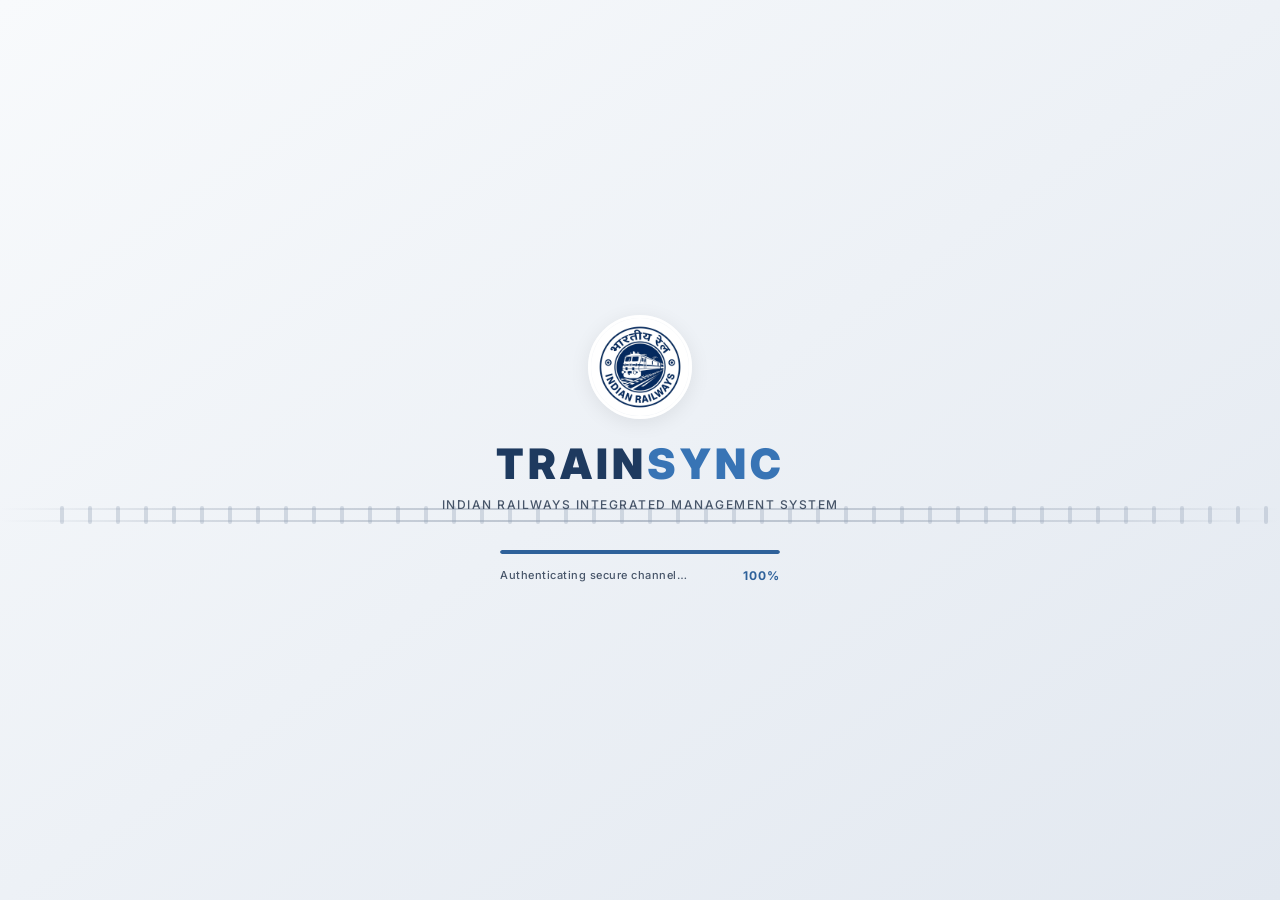
<file: index.html>
<!DOCTYPE html>
<html lang="en">
<head>
  <meta charset="UTF-8" />
  <meta name="viewport" content="width=device-width, initial-scale=1.0" />
  <meta name="description" content="TrainSync – Indian Railways Integrated Management System. Secure portal for Station Masters, Repair Engineers, and Loco Pilots." />
  <meta name="theme-color" content="#1a73e8" />
  <meta http-equiv="Cache-Control" content="no-cache, no-store, must-revalidate" />
  <meta http-equiv="Pragma" content="no-cache" />
  <meta http-equiv="Expires" content="0" />
  <title>TrainSync – Indian Railways IMS</title>
  <link rel="preconnect" href="https://fonts.googleapis.com" />
  <link rel="preconnect" href="https://fonts.gstatic.com" crossorigin />
  <link href="https://fonts.googleapis.com/css2?family=Inter:wght@300;400;500;600;700;800;900&family=Roboto:wght@400;500;700&display=swap" rel="stylesheet" />
  <link rel="stylesheet" href="styles/main.css?v=20260911_8" />
</head>
<body>

<!-- ======================================================
     SPLASH / FLASH SCREEN
     ====================================================== -->
<div id="splash-screen" class="splash-screen">
  <!-- Animated track background -->
  <div class="splash-track-bg">
    <div class="splash-rail splash-rail-1"></div>
    <div class="splash-rail splash-rail-2"></div>
    <div class="splash-sleepers-row" id="splash-sleepers"></div>
  </div>

  <!-- Clean Portal Splash Backdrop -->

  <!-- Central branding -->
  <div class="splash-center">
    <div class="splash-logo-ring">
      <img src="assets/indian_railways_logo.jpg" alt="Indian Railways Logo" class="splash-logo-img" />
      <div class="splash-ring-pulse"></div>
    </div>
    <div class="splash-brand-name">
      <span class="sbn-train">TRAIN</span><span class="sbn-syn">SYNC</span>
    </div>
    <div class="splash-tagline">Indian Railways Integrated Management System</div>

    <div class="splash-loader">
      <div class="splash-progress-bar">
        <div class="splash-progress-fill" id="splash-progress-fill"></div>
        <div class="splash-progress-glow"></div>
      </div>
      <div class="splash-status-row">
        <span class="splash-status-text" id="splash-status-text">Initialising secure portal…</span>
        <span class="splash-pct" id="splash-pct">0%</span>
      </div>
    </div>
  </div>
</div>

<!-- ======================================================
     LOGIN PAGE
     ====================================================== -->
<div id="login-page" class="page hidden">
  <div class="login-container">
    <!-- LEFT PANEL – Branding -->
    <div class="login-left">
      <div class="login-left-content">
        <img src="assets/indian_railways_logo.jpg" alt="Indian Railways Logo" class="login-logo-img" />
        <h1 class="login-brand-title">भारतीय रेल</h1>
        <h2 class="login-brand-sub">Indian Railways</h2>
        <p class="login-brand-tagline">Integrated Management System</p>
        <div class="login-divider"></div>
        <div class="login-stats">
          <div class="stat-item"><span class="stat-num">68,000+</span><span class="stat-label">Route KM</span></div>
          <div class="stat-item"><span class="stat-num">7,349</span><span class="stat-label">Stations</span></div>
          <div class="stat-item"><span class="stat-num">13,000+</span><span class="stat-label">Daily Trains</span></div>
        </div>
        <div class="login-security-badge">
          <svg width="16" height="16" viewBox="0 0 24 24" fill="none" stroke="currentColor" stroke-width="2"><path d="M12 22s8-4 8-10V5l-8-3-8 3v7c0 6 8 10 8 10z"/></svg>
          Secure Government Portal – Authorised Personnel Only
        </div>
      </div>
      <div class="login-left-bg-pattern"></div>
    </div>

    <!-- RIGHT PANEL – Role Selection -->
    <div class="login-right" id="role-selection-panel">
      <div class="login-right-content">
        <div class="login-right-header">
          <h2>Select Your Role</h2>
          <p>Choose your designation to continue to the secure login portal</p>
        </div>

        <div class="role-cards">
          <!-- Station Master -->
          <div class="role-card" id="role-station-master" data-role="station_master" onclick="selectRole('station_master')">
            <div class="role-card-icon">
              <svg viewBox="0 0 24 24" fill="none" stroke="currentColor" stroke-width="1.5">
                <rect x="2" y="7" width="20" height="14" rx="2"/>
                <path d="M16 7V5a2 2 0 0 0-2-2h-4a2 2 0 0 0-2 2v2"/>
                <line x1="12" y1="12" x2="12" y2="16"/><line x1="10" y1="14" x2="14" y2="14"/>
              </svg>
            </div>
            <div class="role-card-info">
              <h3>Station Master</h3>
              <p>Railway Station Operations &amp; Management</p>
              <div class="role-badge">SM</div>
            </div>
            <div class="role-card-arrow">
              <svg viewBox="0 0 24 24" fill="none" stroke="currentColor" stroke-width="2"><polyline points="9 18 15 12 9 6"/></svg>
            </div>
            <div class="role-card-glow"></div>
          </div>

          <!-- Repair Engineer -->
          <div class="role-card" id="role-repair-engineer" data-role="repair_engineer" onclick="selectRole('repair_engineer')">
            <div class="role-card-icon">
              <svg viewBox="0 0 24 24" fill="none" stroke="currentColor" stroke-width="1.5">
                <path d="M14.7 6.3a1 1 0 0 0 0 1.4l1.6 1.6a1 1 0 0 0 1.4 0l3.77-3.77a6 6 0 0 1-7.94 7.94l-6.91 6.91a2.12 2.12 0 0 1-3-3l6.91-6.91a6 6 0 0 1 7.94-7.94l-3.76 3.76z"/>
              </svg>
            </div>
            <div class="role-card-info">
              <h3>Repair Engineer</h3>
              <p>Track, Signal &amp; Infrastructure Maintenance</p>
              <div class="role-badge">RE</div>
            </div>
            <div class="role-card-arrow">
              <svg viewBox="0 0 24 24" fill="none" stroke="currentColor" stroke-width="2"><polyline points="9 18 15 12 9 6"/></svg>
            </div>
            <div class="role-card-glow"></div>
          </div>

          <!-- Loco Pilot -->
          <div class="role-card" id="role-loco-pilot" data-role="loco_pilot" onclick="selectRole('loco_pilot')">
            <div class="role-card-icon">
              <svg viewBox="0 0 24 24" fill="none" stroke="currentColor" stroke-width="1.5">
                <rect x="2" y="11" width="20" height="8" rx="2"/>
                <path d="M4 11V7a4 4 0 0 1 4-4h8a4 4 0 0 1 4 4v4"/>
                <circle cx="7" cy="19" r="2"/><circle cx="17" cy="19" r="2"/><path d="M9 19h6"/>
              </svg>
            </div>
            <div class="role-card-info">
              <h3>Loco Pilot</h3>
              <p>Locomotive Operations &amp; Route Navigation</p>
              <div class="role-badge">LP</div>
            </div>
            <div class="role-card-arrow">
              <svg viewBox="0 0 24 24" fill="none" stroke="currentColor" stroke-width="2"><polyline points="9 18 15 12 9 6"/></svg>
            </div>
            <div class="role-card-glow"></div>
          </div>
        </div>

        <div class="login-footer-note">
          <svg viewBox="0 0 24 24" fill="none" stroke="currentColor" stroke-width="2" width="14" height="14"><circle cx="12" cy="12" r="10"/><line x1="12" y1="8" x2="12" y2="12"/><line x1="12" y1="16" x2="12.01" y2="16"/></svg>
          Access is restricted to authorised railway personnel only. Unauthorised access is a punishable offence under the Indian Railways Act.
        </div>
      </div>
    </div>

    <!-- LOGIN FORM PANEL -->
    <div class="login-right hidden" id="login-form-panel">
      <div class="login-right-content">
        <button class="back-btn" id="back-to-roles" onclick="backToRoles()">
          <svg viewBox="0 0 24 24" fill="none" stroke="currentColor" stroke-width="2" width="18" height="18"><polyline points="15 18 9 12 15 6"/></svg>
          Back
        </button>

        <div class="login-form-header">
          <div class="login-role-icon" id="login-form-role-icon"></div>
          <h2 id="login-form-title">Station Master Login</h2>
          <p id="login-form-subtitle">Enter your credentials to access the portal</p>
        </div>

        <form class="login-form" id="credentials-form" onsubmit="handleLogin(event)">
          <div class="form-group">
            <label for="employee-id">Employee ID / Badge Number</label>
            <div class="input-wrapper">
              <svg class="input-icon" viewBox="0 0 24 24" fill="none" stroke="currentColor" stroke-width="2"><path d="M20 21v-2a4 4 0 0 0-4-4H8a4 4 0 0 0-4 4v2"/><circle cx="12" cy="7" r="4"/></svg>
              <input type="text" id="employee-id" placeholder="e.g. NR-SM-001" autocomplete="off" required />
            </div>
          </div>

          <div class="form-group">
            <label for="password">Password</label>
            <div class="input-wrapper">
              <svg class="input-icon" viewBox="0 0 24 24" fill="none" stroke="currentColor" stroke-width="2"><rect x="3" y="11" width="18" height="11" rx="2" ry="2"/><path d="M7 11V7a5 5 0 0 1 10 0v4"/></svg>
              <input type="password" id="password" placeholder="Enter your password" required />
              <button type="button" class="toggle-password" onclick="togglePasswordVisibility()">
                <svg id="eye-icon" viewBox="0 0 24 24" fill="none" stroke="currentColor" stroke-width="2"><path d="M1 12s4-8 11-8 11 8 11 8-4 8-11 8-11-8-11-8z"/><circle cx="12" cy="12" r="3"/></svg>
              </button>
            </div>
          </div>

          <div class="form-hint" id="login-hint"></div>

          <button type="submit" class="login-btn" id="login-submit-btn">
            <span>Access Portal</span>
            <svg viewBox="0 0 24 24" fill="none" stroke="currentColor" stroke-width="2" width="18" height="18"><polyline points="9 18 15 12 9 6"/></svg>
          </button>

          <div class="login-error hidden" id="login-error">
            <svg viewBox="0 0 24 24" fill="none" stroke="currentColor" stroke-width="2" width="16" height="16"><circle cx="12" cy="12" r="10"/><line x1="15" y1="9" x2="9" y2="15"/><line x1="9" y1="9" x2="15" y2="15"/></svg>
            <span id="login-error-msg">Invalid credentials. Please try again.</span>
          </div>
        </form>

        <div class="demo-credentials" id="demo-creds">
          <div class="demo-creds-header">
            <svg viewBox="0 0 24 24" fill="none" stroke="currentColor" stroke-width="2" width="14" height="14"><circle cx="12" cy="12" r="10"/><line x1="12" y1="8" x2="12" y2="12"/><line x1="12" y1="16" x2="12.01" y2="16"/></svg>
            Demo Credentials
          </div>
          <div class="demo-creds-list" id="demo-creds-list"></div>
        </div>
      </div>
    </div>
  </div>
</div>

<!-- ======================================================
     MAIN DASHBOARD
     ====================================================== -->
<div id="dashboard-page" class="page hidden">

  <!-- TOP NAVIGATION -->
  <nav class="dashboard-nav" id="dashboard-nav">
    <div class="nav-left">
      <!-- TrainSync Badge -->
      <div class="trainsyn-badge" id="trainsyn-badge">
        <svg viewBox="0 0 24 24" fill="none" stroke="currentColor" stroke-width="2" width="13" height="13">
          <rect x="2" y="11" width="20" height="8" rx="2"/>
          <path d="M4 11V7a4 4 0 0 1 4-4h8a4 4 0 0 1 4 4v4"/>
          <circle cx="7" cy="19" r="1.5"/><circle cx="17" cy="19" r="1.5"/>
        </svg>
        <span class="tsb-train">TRAIN</span><span class="tsb-syn">SYNC</span>
      </div>
      <img src="assets/indian_railways_logo.jpg" alt="IR Logo" class="nav-logo" />
      <div class="nav-brand">
        <span class="nav-title">Indian Railways</span>
        <span class="nav-subtitle" id="nav-zone-label">Integrated Management System</span>
      </div>
    </div>
    <div class="nav-center"></div>
    <div class="nav-right">
      <div class="nav-datetime" id="nav-datetime"></div>
      <div class="nav-user-info" id="nav-user-info">
        <div class="nav-user-avatar" id="nav-user-avatar">SM</div>
        <div class="nav-user-details">
          <span class="nav-user-name" id="nav-user-name">Loading…</span>
          <span class="nav-user-role" id="nav-user-role">Role</span>
        </div>
      </div>
      <button class="nav-logout-btn" onclick="logout()" title="Logout">
        <svg viewBox="0 0 24 24" fill="none" stroke="currentColor" stroke-width="2" width="18" height="18"><path d="M9 21H5a2 2 0 0 1-2-2V5a2 2 0 0 1 2-2h4"/><polyline points="16 17 21 12 16 7"/><line x1="21" y1="12" x2="9" y2="12"/></svg>
      </button>
      <!-- Hamburger Menu -->
      <div class="hamburger-wrapper">
        <button class="hamburger-btn" id="hamburger-btn" onclick="toggleHamburger()" title="Menu">
          <span></span><span></span><span></span>
        </button>
        <div class="hamburger-menu" id="hamburger-menu">
          <button class="hm-tab active" id="tab-map" onclick="switchTab('map')">
            <svg viewBox="0 0 24 24" fill="none" stroke="currentColor" stroke-width="2" width="16" height="16"><polygon points="1 6 1 22 8 18 16 22 23 18 23 2 16 6 8 2 1 6"/><line x1="8" y1="2" x2="8" y2="18"/><line x1="16" y1="6" x2="16" y2="22"/></svg>
            Network Map
          </button>
          <button class="hm-tab" id="tab-tracks" onclick="switchTab('tracks')">
            <svg viewBox="0 0 24 24" fill="none" stroke="currentColor" stroke-width="2" width="16" height="16"><line x1="2" y1="8" x2="22" y2="8"/><line x1="2" y1="16" x2="22" y2="16"/><line x1="6" y1="4" x2="6" y2="20"/><line x1="10" y1="4" x2="10" y2="20"/><line x1="14" y1="4" x2="14" y2="20"/><line x1="18" y1="4" x2="18" y2="20"/></svg>
            Track Status
          </button>
          <button class="hm-tab" id="tab-alerts" onclick="switchTab('alerts')">
            <svg viewBox="0 0 24 24" fill="none" stroke="currentColor" stroke-width="2" width="16" height="16"><path d="M18 8A6 6 0 0 0 6 8c0 7-3 9-3 9h18s-3-2-3-9"/><path d="M13.73 21a2 2 0 0 1-3.46 0"/></svg>
            Alerts
            <span class="alert-badge" id="alert-count-badge">7</span>
          </button>
          <button class="hm-tab" id="tab-trains" onclick="switchTab('trains')">
            <svg viewBox="0 0 24 24" fill="none" stroke="currentColor" stroke-width="2" width="16" height="16"><rect x="2" y="7" width="20" height="14" rx="2"/><path d="M16 7V5a2 2 0 0 0-2-2h-4a2 2 0 0 0-2 2v2"/><circle cx="7" cy="19" r="2"/><circle cx="17" cy="19" r="2"/></svg>
            Live Trains
          </button>
          <button class="hm-tab" id="tab-schedules" onclick="switchTab('schedules')">
            <svg viewBox="0 0 24 24" fill="none" stroke="currentColor" stroke-width="2" width="16" height="16"><rect x="3" y="4" width="18" height="18" rx="2" ry="2"/><line x1="16" y1="2" x2="16" y2="6"/><line x1="8" y1="2" x2="8" y2="6"/><line x1="3" y1="10" x2="21" y2="10"/></svg>
            Schedules &amp; DB
          </button>
          <button class="hm-tab" id="tab-block-planning" onclick="switchTab('block-planning')">
            <svg viewBox="0 0 24 24" fill="none" stroke="currentColor" stroke-width="2" width="16" height="16"><rect x="2" y="3" width="20" height="14" rx="2"/><line x1="8" y1="21" x2="16" y2="21"/><line x1="12" y1="17" x2="12" y2="21"/><circle cx="12" cy="10" r="3"/><path d="M5 10h2M17 10h2"/></svg>
            Block Planning
            <span class="bp-badge" id="bp-nav-badge">AI</span>
          </button>
          <!-- Station Master only -->
          <button class="hm-tab sm-only hidden" id="tab-my-queries" onclick="switchTab('my-queries')">
            <svg viewBox="0 0 24 24" fill="none" stroke="currentColor" stroke-width="2" width="16" height="16"><path d="M14 2H6a2 2 0 0 0-2 2v16a2 2 0 0 0 2 2h12a2 2 0 0 0 2-2V8z"/><polyline points="14 2 14 8 20 8"/><line x1="16" y1="13" x2="8" y2="13"/><line x1="16" y1="17" x2="8" y2="17"/></svg>
            My Queries
            <span class="query-badge hidden" id="query-count-badge">0</span>
          </button>
          <!-- Repair Engineer only -->
          <button class="hm-tab re-only hidden" id="tab-repair-jobs" onclick="switchTab('repair-jobs')">
            <svg viewBox="0 0 24 24" fill="none" stroke="currentColor" stroke-width="2" width="16" height="16"><path d="M14.7 6.3a1 1 0 0 0 0 1.4l1.6 1.6a1 1 0 0 0 1.4 0l3.77-3.77a6 6 0 0 1-7.94 7.94l-6.91 6.91a2.12 2.12 0 0 1-3-3l6.91-6.91a6 6 0 0 1 7.94-7.94l-3.76 3.76z"/></svg>
            Repair Jobs
            <span class="query-badge hidden" id="repair-jobs-badge">0</span>
          </button>
          <!-- Loco Pilot only -->
          <button class="hm-tab lp-only hidden" id="tab-my-route" onclick="switchTab('my-route')">
            <svg viewBox="0 0 24 24" fill="none" stroke="currentColor" stroke-width="2" width="16" height="16"><polyline points="22 12 18 12 15 21 9 3 6 12 2 12"/></svg>
            My Route
            <span class="deviation-badge hidden" id="deviation-badge">!</span>
          </button>
        </div>
      </div>
    </div>
  </nav>

  <!-- ALERT TICKER -->
  <div class="alert-ticker" id="alert-ticker">
    <div class="ticker-label">
      <svg viewBox="0 0 24 24" fill="none" stroke="currentColor" stroke-width="2" width="14" height="14"><path d="M10.29 3.86L1.82 18a2 2 0 0 0 1.71 3h16.94a2 2 0 0 0 1.71-3L13.71 3.86a2 2 0 0 0-3.42 0z"/><line x1="12" y1="9" x2="12" y2="13"/><line x1="12" y1="17" x2="12.01" y2="17"/></svg>
      LIVE ALERTS
    </div>
    <div class="ticker-content" id="ticker-content">Loading alerts…</div>
  </div>

  <!-- FULL-WIDTH NETWORK STATUS BAR -->
  <div class="network-status-bar" id="network-status-bar">
    <div class="nsb-left">
      <svg viewBox="0 0 24 24" fill="none" stroke="currentColor" stroke-width="2" width="16" height="16"><polygon points="1 6 1 22 8 18 16 22 23 18 23 2 16 6 8 2 1 6"/><line x1="8" y1="2" x2="8" y2="18"/><line x1="16" y1="6" x2="16" y2="22"/></svg>
      <span class="nsb-title">NETWORK STATUS</span>
    </div>
    <div class="nsb-stats">
      <div class="nsb-stat operational"><span class="nsb-dot"></span><span class="nsb-num" id="nsb-operational">–</span><span class="nsb-label">Operational Tracks</span></div>
      <div class="nsb-divider"></div>
      <div class="nsb-stat blocked"><span class="nsb-dot"></span><span class="nsb-num" id="nsb-blocked">–</span><span class="nsb-label">Blocked Tracks</span></div>
      <div class="nsb-divider"></div>
      <div class="nsb-stat trains-blocked">
        <svg viewBox="0 0 24 24" fill="none" stroke="currentColor" stroke-width="2" width="13" height="13"><rect x="2" y="7" width="20" height="14" rx="2"/><path d="M16 7V5a2 2 0 0 0-2-2h-4a2 2 0 0 0-2 2v2"/><circle cx="7" cy="19" r="2"/><circle cx="17" cy="19" r="2"/></svg>
        <span class="nsb-num" id="nsb-trains-blocked">–</span><span class="nsb-label">Trains Halted/Delayed</span>
      </div>
      <div class="nsb-divider"></div>
      <div class="nsb-stat total"><span class="nsb-num" id="nsb-total">–</span><span class="nsb-label">Total Tracks</span></div>
      <div class="nsb-divider"></div>
      <div class="nsb-stat stations"><span class="nsb-num" id="nsb-stations">–</span><span class="nsb-label">Stations</span></div>
    </div>
    <div class="nsb-right">
      <span class="nsb-updated" id="nsb-updated">Updated: –</span>
    </div>
  </div>

  <!-- DASHBOARD CONTENT -->
  <div class="dashboard-content" id="dashboard-content">

    <!-- =============== MAP TAB =============== -->
    <div class="tab-panel active" id="panel-map">
      <div class="map-layout">
        <!-- Map Controls Sidebar -->
        <div class="map-sidebar">
          <div class="sidebar-section">
            <h3 class="sidebar-title">Map Controls</h3>
            <div class="map-controls">
              <button class="map-ctrl-btn" onclick="zoomIn()" title="Zoom In">
                <svg viewBox="0 0 24 24" fill="none" stroke="currentColor" stroke-width="2" width="16" height="16"><circle cx="11" cy="11" r="8"/><line x1="21" y1="21" x2="16.65" y2="16.65"/><line x1="11" y1="8" x2="11" y2="14"/><line x1="8" y1="11" x2="14" y2="11"/></svg>
                Zoom In
              </button>
              <button class="map-ctrl-btn" onclick="zoomOut()" title="Zoom Out">
                <svg viewBox="0 0 24 24" fill="none" stroke="currentColor" stroke-width="2" width="16" height="16"><circle cx="11" cy="11" r="8"/><line x1="21" y1="21" x2="16.65" y2="16.65"/><line x1="8" y1="11" x2="14" y2="11"/></svg>
                Zoom Out
              </button>
              <button class="map-ctrl-btn" onclick="resetView()" title="Reset">
                <svg viewBox="0 0 24 24" fill="none" stroke="currentColor" stroke-width="2" width="16" height="16"><polyline points="1 4 1 10 7 10"/><path d="M3.51 15a9 9 0 1 0 .49-3.85"/></svg>
                Reset View
              </button>
            </div>
            <div style="margin-top:10px;display:flex;flex-direction:column;gap:6px;">
              <button class="map-ctrl-btn active" id="btn-toggle-congestion" onclick="toggleCongestionMode()" title="Toggle Traffic Flow & Sensors" style="background:#ffffff;color:#1a73e8;border:1px solid #dadce0;font-weight:600;box-shadow:0 1px 2px rgba(60,64,67,0.1);">
                <svg viewBox="0 0 24 24" fill="none" stroke="currentColor" stroke-width="2" width="15" height="15"><circle cx="12" cy="12" r="10"/><path d="M12 6v6l4 2"/></svg>
                🚦 Traffic Flow &amp; Sensors
              </button>
              <button class="map-ctrl-btn" onclick="openAddRepairModal()" title="Add repair location at specific KM" style="background:#ffffff;color:#d93025;border:1px solid #dadce0;font-weight:600;box-shadow:0 1px 2px rgba(60,64,67,0.1);">
                <svg viewBox="0 0 24 24" fill="none" stroke="currentColor" stroke-width="2" width="15" height="15"><path d="M14.7 6.3a1 1 0 0 0 0 1.4l1.6 1.6a1 1 0 0 0 1.4 0l3.77-3.77a6 6 0 0 1-7.94 7.94l-6.91 6.91a2.12 2.12 0 0 1-3-3l6.91-6.91a6 6 0 0 1 7.94-7.94l-3.76 3.76z"/></svg>
                ➕ Add Repair Location (KM)
              </button>
            </div>
          </div>

          <div class="sidebar-section">
            <h3 class="sidebar-title">VSN Simulation</h3>
            <div style="display:flex;flex-direction:column;gap:6px;">
              <button class="map-ctrl-btn" id="btn-simulate-vsn-fault" onclick="simulateVsnFault('VSN-024')" title="Simulate track fault on TRK009 via VSN-024" style="background:#fff1f0;color:#d93025;border:1px solid #ffa39e;font-weight:600;box-shadow:0 1px 2px rgba(60,64,67,0.1);">
                <svg viewBox="0 0 24 24" fill="none" stroke="currentColor" stroke-width="2" width="14" height="14"><polygon points="13 2 3 14 12 14 11 22 21 10 12 10 13 2"/></svg>
                ⚡ Simulate Fault (VSN-024)
              </button>
              <button class="map-ctrl-btn" id="btn-reset-vsn-simulation" onclick="resetVsnSimulation()" title="Reset all virtual sensors to normal safe telemetry" style="background:#ffffff;color:#1e8e3e;border:1px solid #b7eb8f;font-weight:600;box-shadow:0 1px 2px rgba(60,64,67,0.1);">
                <svg viewBox="0 0 24 24" fill="none" stroke="currentColor" stroke-width="2" width="14" height="14"><polyline points="1 4 1 10 7 10"/><path d="M3.51 15a9 9 0 1 0 .49-3.85"/></svg>
                🔄 Reset Simulation
              </button>
            </div>
            <div style="font-size:11px;color:#5f6368;line-height:1.4;margin-top:6px;background:#f8f9fa;padding:6px 8px;border-radius:6px;border:1px solid #e8eaed;">
              Software-based virtual monitoring for simulated railway telemetry.
            </div>
          </div>

          <div class="sidebar-section">
            <h3 class="sidebar-title">Track Status &amp; Traffic Legend</h3>
            <div class="legend">
              <div class="legend-item"><div class="legend-line operational" style="background:#1e8e3e;"></div><span>Normal Flow (130 km/h)</span></div>
              <div class="legend-item"><div class="legend-line" style="background:#f9ab00;"></div><span>Caution / TSR (30–50 km/h)</span></div>
              <div class="legend-item"><div class="legend-line blocked" style="background:#d93025;"></div><span>Blocked / Repair (0 km/h)</span></div>
              <div class="legend-item"><div class="legend-line deviated" style="background:#1a73e8;"></div><span>Alternative Route</span></div>
              <div class="legend-item"><div class="legend-dot" style="background:#1a73e8;border:2px solid #ffffff;box-shadow:0 1px 2px rgba(0,0,0,0.2);"></div><span>Virtual Sensor Node (VSN)</span></div>
              <div class="legend-item"><div class="legend-dot" style="background:#d93025;border:2px solid #ffffff;box-shadow:0 1px 2px rgba(0,0,0,0.2);"></div><span>Track Worksite (KM)</span></div>
              <div class="legend-item"><div class="legend-dot terminal" style="background:#ffffff;border:2.5px solid #1a73e8;"></div><span>Major Terminal Station</span></div>
              <div class="legend-item"><div class="legend-dot junction" style="background:#ffffff;border:2px solid #3c4043;"></div><span>Station / Junction</span></div>
            </div>
          </div>

          <div class="sidebar-section">
            <h3 class="sidebar-title">Network Stats</h3>
            <div class="network-stats" id="network-stats">
              <div class="nstat-item"><span class="nstat-val" id="ns-total-tracks">90</span><span class="nstat-label">Total Tracks</span></div>
              <div class="nstat-item"><span class="nstat-val operational-text" id="ns-operational">83</span><span class="nstat-label">Operational</span></div>
              <div class="nstat-item"><span class="nstat-val blocked-text" id="ns-blocked">7</span><span class="nstat-label">Blocked</span></div>
              <div class="nstat-item"><span class="nstat-val" id="ns-stations">75</span><span class="nstat-label">Stations</span></div>
            </div>
          </div>
        </div>

        <!-- Interactive Map Canvas -->
        <div class="map-container" id="map-container">
          <div class="map-header-bar">
            <span class="map-title-label">Indian Railways Network – Interactive Track Map</span>
            <span class="map-hint">Click stations or tracks • Scroll to zoom • Drag to pan</span>
          </div>

          <canvas id="railway-map" class="railway-canvas"></canvas>

          <!-- Station Info Popup -->
          <div class="station-popup hidden" id="station-popup">
            <div class="popup-header">
              <div class="popup-station-code" id="popup-code">NDLS</div>
              <button class="popup-close" onclick="closePopup()">✕</button>
            </div>
            <div class="popup-body">
              <h3 id="popup-name">New Delhi</h3>
              <div class="popup-meta">
                <span id="popup-zone">Zone: NR</span>
                <span id="popup-type">Terminal</span>
              </div>
              <div class="popup-tracks" id="popup-tracks"></div>
            </div>
          </div>

          <!-- Track Info Popup -->
          <div class="track-popup hidden" id="track-popup">
            <div class="popup-header">
              <div class="popup-track-status-icon" id="track-popup-icon">●</div>
              <button class="popup-close" onclick="closeTrackPopup()">✕</button>
            </div>
            <div class="popup-body">
              <h3 id="track-popup-route">Track Details</h3>
              <div class="popup-meta">
                <span id="track-popup-dist">Distance: –</span>
                <span class="track-status-badge" id="track-popup-status">Operational</span>
              </div>
              <div class="track-popup-reason hidden" id="track-popup-reason"></div>

              <!-- Virtual Sensor & Telemetry Snapshot for this track -->
              <div class="track-popup-sensors" id="track-popup-sensors"></div>

              <!-- Active repairs on this track -->
              <div class="track-popup-repairs" id="track-popup-repairs"></div>

              <!-- Action buttons: Raise Query, Add Repair, Issue Deviation -->
              <div class="track-popup-actions" id="track-popup-actions">
                <button class="track-action-btn query-btn" id="tp-btn-query" onclick="handleTrackPopupQuery()">
                  <svg viewBox="0 0 24 24" fill="none" stroke="currentColor" stroke-width="2" width="13" height="13"><polygon points="13 2 3 14 12 14 11 22 21 10 12 10 13 2"/></svg>
                  ⚡ Raise Query on this Track
                </button>
                <button class="track-action-btn repair-btn" id="tp-btn-repair" onclick="handleTrackPopupRepair()">
                  <svg viewBox="0 0 24 24" fill="none" stroke="currentColor" stroke-width="2" width="13" height="13"><path d="M14.7 6.3a1 1 0 0 0 0 1.4l1.6 1.6a1 1 0 0 0 1.4 0l3.77-3.77a6 6 0 0 1-7.94 7.94l-6.91 6.91a2.12 2.12 0 0 1-3-3l6.91-6.91a6 6 0 0 1 7.94-7.94l-3.76 3.76z"/></svg>
                  📍 Add Repair Spot (KM)
                </button>
              </div>

              <!-- SM-only deviate button (injected by JS) -->
              <div id="track-popup-deviate-area"></div>
            </div>
          </div>

          <!-- Virtual Sensor & Repair Telemetry Popup (On Map Click) -->
          <div class="sensor-popup hidden" id="sensor-telemetry-popup">
            <div class="popup-header">
              <div class="sensor-popup-badge" id="sensor-popup-badge">📡 VSN-NODE</div>
              <button class="popup-close" onclick="closeSensorPopup()">✕</button>
            </div>
            <div class="popup-body" id="sensor-popup-body"></div>
          </div>

          <!-- Deviation Route Overlay Info -->
          <div class="deviation-overlay-info hidden" id="deviation-overlay-info">
            <div class="doi-header">
              <svg viewBox="0 0 24 24" fill="none" stroke="currentColor" stroke-width="2" width="16" height="16"><polyline points="17 1 21 5 17 9"/><path d="M3 11V9a4 4 0 0 1 4-4h14"/><polyline points="7 23 3 19 7 15"/><path d="M21 13v2a4 4 0 0 1-4 4H3"/></svg>
              ACTIVE DEVIATION ROUTE
            </div>
            <div class="doi-body" id="doi-body"></div>
            <button class="doi-close" onclick="clearDeviationOverlay()">✕ Close</button>
          </div>
        </div>
      </div>
    </div>

    <!-- =============== TRACK STATUS TAB =============== -->
    <div class="tab-panel" id="panel-tracks">
      <div class="panel-header">
        <h2>Track Status Overview</h2>
        <div class="panel-actions">
          <input type="text" class="search-input" id="track-search" placeholder="Search track or station…" oninput="filterTracks()" />
          <select class="filter-select" id="track-status-filter" onchange="filterTracks()">
            <option value="all">All Statuses</option>
            <option value="operational">Operational</option>
            <option value="blocked">Blocked</option>
          </select>
        </div>
      </div>
      <div class="tracks-grid" id="tracks-grid"></div>
    </div>

    <!-- =============== ALERTS TAB =============== -->
    <div class="tab-panel" id="panel-alerts">
      <div class="panel-header">
        <h2>Active Alerts &amp; Incidents</h2>
        <div class="panel-actions">
          <select class="filter-select" id="alert-type-filter" onchange="filterAlerts()">
            <option value="all">All Alerts</option>
            <option value="critical">Critical</option>
            <option value="warning">Warning</option>
            <option value="info">Info</option>
          </select>
        </div>
      </div>
      <div class="alerts-list" id="alerts-list"></div>
    </div>

    <!-- =============== TRAINS TAB =============== -->
    <div class="tab-panel" id="panel-trains">
      <div class="panel-header">
        <h2>Live Train Tracking</h2>
        <div class="panel-actions">
          <span class="live-indicator"><span class="live-dot"></span> Live</span>
        </div>
      </div>
      <div class="trains-grid" id="trains-grid"></div>
    </div>

    <!-- =============== SCHEDULES & DATABASE TAB =============== -->
    <div class="tab-panel" id="panel-schedules">
      <div class="panel-header">
        <div>
          <h2>Railway Timetables & Database</h2>
          <div class="panel-desc" style="font-size:12px;color:var(--gray-400);margin-top:2px;">Integrated mirror of Railway System MySQL database & schedules</div>
        </div>
        <div class="panel-actions">
          <span class="live-indicator" style="background:rgba(16,185,129,0.1);color:#059669;border:1px solid rgba(16,185,129,0.3);"><span class="live-dot" style="background:#10b981;"></span> Database Synced</span>
        </div>
      </div>

      <!-- View Switcher -->
      <div class="db-view-selector">
        <button class="db-view-btn active" id="dbvb-schedules" onclick="switchDbSubView('schedules')">📅 Timetables & Stops</button>
        <button class="db-view-btn" id="dbvb-blocks" onclick="switchDbSubView('blocks')">🚧 Construction Blocks</button>
        <button class="db-view-btn" id="dbvb-decisions" onclick="switchDbSubView('decisions')">⚡ Traffic Decisions</button>
        <button class="db-view-btn" id="dbvb-status" onclick="switchDbSubView('status')">🗄 Database Inspector</button>
      </div>

      <div class="schedules-content" id="schedules-content"></div>
    </div>

    <!-- =============== MY QUERIES TAB (Station Master) =============== -->
    <div class="tab-panel" id="panel-my-queries">
      <div class="panel-header">
        <h2>My Repair Queries</h2>
        <div class="panel-actions">
          <select class="filter-select" id="query-filter" onchange="renderMyQueries()">
            <option value="all">All Queries</option>
            <option value="pending">Pending</option>
            <option value="accepted">Accepted</option>
            <option value="in_progress">In Progress</option>
            <option value="completed">Completed</option>
          </select>
        </div>
      </div>
      <div class="queries-list" id="my-queries-list"></div>
    </div>

    <!-- =============== REPAIR JOBS TAB (Repair Engineer) =============== -->
    <div class="tab-panel" id="panel-repair-jobs">
      <div class="panel-header">
        <h2>Assigned Repair Jobs</h2>
        <div class="panel-actions">
          <select class="filter-select" id="job-filter" onchange="renderRepairJobs()">
            <option value="all">All Jobs</option>
            <option value="pending">Pending</option>
            <option value="accepted">Accepted</option>
            <option value="in_progress">In Progress</option>
            <option value="completed">Completed</option>
          </select>
        </div>
      </div>
      <div class="queries-list" id="repair-jobs-list"></div>
    </div>

    <!-- =============== MY ROUTE TAB (Loco Pilot) =============== -->
    <div class="tab-panel" id="panel-my-route">
      <div class="panel-header">
        <h2>My Route &amp; Deviation Status</h2>
        <div class="panel-actions">
          <span class="live-indicator"><span class="live-dot"></span> Real-time</span>
        </div>
      </div>
      <div class="my-route-content" id="my-route-content"></div>
    </div>

    <!-- =============== BLOCK PLANNING TAB =============== -->
    <div class="tab-panel" id="panel-block-planning">

      <!-- Header Row -->
      <div class="bp-header-row">
        <div class="bp-header-left">
          <div class="bp-title-block">
            <div class="bp-icon-wrap" style="background:#e8f1fb;color:var(--blue-700);">
              <svg viewBox="0 0 24 24" fill="none" stroke="currentColor" stroke-width="2" width="20" height="20"><rect x="2" y="3" width="20" height="14" rx="2"/><circle cx="12" cy="10" r="3"/><path d="M5 10h2M17 10h2"/><line x1="8" y1="21" x2="16" y2="21"/><line x1="12" y1="17" x2="12" y2="21"/></svg>
            </div>
            <div>
              <div style="display:flex;align-items:center;gap:10px;flex-wrap:wrap;">
                <h2 class="bp-main-title">Automated Block Planning System</h2>
                <!-- Subtle VSN Status Indicator -->
                <div class="bp-vsn-pill" id="bp-vsn-status-pill" onclick="openVsnModalFromBP()" title="Virtual Sensor Network Status">
                  <span class="bp-vsn-indicator-dot"></span>
                  <span>VSN: <strong>ACTIVE</strong></span>
                  <span class="bp-vsn-alert-text" id="bp-vsn-pill-text">1 Critical (VSN-024 @ KM 18.5)</span>
                </div>
              </div>
              <p class="bp-main-sub">Integrated Maintenance Scheduling · Engineering (TMS) · TRD (TDMS) · S&amp;T (SMMS)</p>
            </div>
          </div>
        </div>
        <div class="bp-header-right">
          <div class="bp-live-chip" style="background:#dcfce7;color:#16a34a;border:1px solid #bbf7d0;"><span class="live-dot" style="background:#16a34a;"></span>Live Network</div>
          <button class="bp-optimize-btn" id="bp-optimize-btn" onclick="runAIOptimizer()" style="background:var(--blue-700);border:none;box-shadow:0 1px 3px rgba(0,0,0,0.1);">
            <svg viewBox="0 0 24 24" fill="none" stroke="currentColor" stroke-width="2" width="15" height="15"><polygon points="13 2 3 14 12 14 11 22 21 10 12 10 13 2"/></svg>
            Generate Optimized Schedule
          </button>
          <div class="bp-view-toggle">
            <button class="bp-vt-btn" id="bpvt-daily" onclick="switchBPView('daily')" title="Daily Block Records & Execution Logs">📅 Daily Records</button>
            <button class="bp-vt-btn active" id="bpvt-week" onclick="switchBPView('week')" title="Weekly Corridors & Master Schedule">🗓️ Weekly Records</button>
            <button class="bp-vt-btn" id="bpvt-month" onclick="switchBPView('month')" title="Monthly Mega-Block Quotas & Overhaul">📊 Monthly Records</button>
            <button class="bp-vt-btn" id="bpvt-ai-predict" onclick="switchBPView('ai-predict')" title="Predictive Block Tracking & Where Can Be What" style="background:#f1f5f9;color:var(--blue-800);border:1px solid var(--gray-300);font-weight:600;">
              📈 Block Probability &amp; Tracking
            </button>
          </div>
        </div>
      </div>

      <!-- Problem Context: Why TrainSync? -->
      <section class="bp-problem-context-card" id="bp-problem-context" aria-label="Why TrainSync Problem Context">
        <div class="bp-pc-header">
          <div class="bp-pc-title-wrap">
            <span class="bp-pc-icon" aria-hidden="true">
              <!-- Railway Track Switch & Coordination Icon -->
              <svg viewBox="0 0 24 24" width="16" height="16" fill="none" stroke="currentColor" stroke-width="2" stroke-linecap="round" stroke-linejoin="round">
                <path d="M4 19L10 5M20 19L14 5M6.5 14h11M8.5 9h7"/>
              </svg>
            </span>
            <h3 class="bp-pc-title">Why TrainSync?</h3>
            <span class="bp-pc-pill-label">Problem Context</span>
          </div>
          <div class="bp-pc-meta">
            <span class="bp-pc-meta-tag">Multi-Department Block Coordination</span>
          </div>
        </div>

        <div class="bp-pc-content">
          <div class="bp-pc-text-block">
            <p class="bp-pc-desc">
              A single railway section may require maintenance from multiple departments at the same time — 
              <span class="bp-pc-dept-badge eng" title="Civil &amp; Track Infrastructure">Engineering</span>, 
              <span class="bp-pc-dept-badge trd" title="Traction Distribution">TRD (Traction Distribution)</span>, and 
              <span class="bp-pc-dept-badge snt" title="Signal &amp; Telecommunication">S&amp;T (Signal &amp; Telecommunication)</span>.
            </p>
            <p class="bp-pc-desc">
              Currently, these maintenance activities can be planned independently, which may result in the same railway section being blocked multiple times (<span class="bp-pc-alert-badge" title="Uncoordinated Independent Blocks">multiple separate blocks</span>). This can increase track downtime, reduce block utilization efficiency, and potentially disrupt train operations.
            </p>
            <p class="bp-pc-desc bp-pc-solution">
              <strong class="bp-pc-brand-name">TrainSync</strong> coordinates compatible maintenance activities across departments and identifies opportunities to combine them into <span class="bp-pc-success-badge" title="Unified Maintenance Window">one combined optimized block</span>.
            </p>
          </div>

          <!-- Visual Flow: Engineering + TRD + S&T → Separate Blocks → TrainSync → Combined Block -->
          <div class="bp-pc-flow-section" aria-label="Coordination Workflow">
            <div class="bp-pc-flow-caption">Coordination Flow:</div>
            <div class="bp-pc-flow">
              <div class="bp-pc-flow-step bp-pc-flow-step-depts">
                <div class="bp-pc-flow-step-title">Engineering + TRD + S&amp;T</div>
                <div class="bp-pc-flow-step-sub">3 Department Demands</div>
              </div>
              <div class="bp-pc-flow-arrow" aria-hidden="true">
                <svg width="14" height="14" viewBox="0 0 24 24" fill="none" stroke="currentColor" stroke-width="2.5" stroke-linecap="round" stroke-linejoin="round">
                  <line x1="5" y1="12" x2="19" y2="12"></line>
                  <polyline points="12 5 19 12 12 19"></polyline>
                </svg>
              </div>
              <div class="bp-pc-flow-step bp-pc-flow-step-separate">
                <div class="bp-pc-flow-step-title">Separate Blocks</div>
                <div class="bp-pc-flow-step-sub">Multiple Unlinked Closures</div>
              </div>
              <div class="bp-pc-flow-arrow" aria-hidden="true">
                <svg width="14" height="14" viewBox="0 0 24 24" fill="none" stroke="currentColor" stroke-width="2.5" stroke-linecap="round" stroke-linejoin="round">
                  <line x1="5" y1="12" x2="19" y2="12"></line>
                  <polyline points="12 5 19 12 12 19"></polyline>
                </svg>
              </div>
              <div class="bp-pc-flow-step bp-pc-flow-step-engine">
                <div class="bp-pc-flow-step-title">TrainSync</div>
                <div class="bp-pc-flow-step-sub">Corridor Coordination</div>
              </div>
              <div class="bp-pc-flow-arrow" aria-hidden="true">
                <svg width="14" height="14" viewBox="0 0 24 24" fill="none" stroke="currentColor" stroke-width="2.5" stroke-linecap="round" stroke-linejoin="round">
                  <line x1="5" y1="12" x2="19" y2="12"></line>
                  <polyline points="12 5 19 12 12 19"></polyline>
                </svg>
              </div>
              <div class="bp-pc-flow-step bp-pc-flow-step-combined">
                <div class="bp-pc-flow-step-title">Combined Block</div>
                <div class="bp-pc-flow-step-sub">Single Optimized Window</div>
              </div>
            </div>
          </div>
        </div>
      </section>

      <!-- KPI Stats Row (Simplified & Decision-Focused) -->
      <div class="bp-stats-row" id="bp-stats-row">
        <div class="bp-stat-card clickable" onclick="filterBPByKPI('active')" title="Click to view Active Blocks in Timeline">
          <div class="bp-stat-icon" style="background:rgba(37,99,235,0.12);color:var(--blue-600)">
            <svg viewBox="0 0 24 24" fill="none" stroke="currentColor" stroke-width="2" width="18" height="18"><rect x="3" y="4" width="18" height="18" rx="2"/><line x1="16" y1="2" x2="16" y2="6"/><line x1="8" y1="2" x2="8" y2="6"/><line x1="3" y1="10" x2="21" y2="10"/></svg>
          </div>
          <div class="bp-stat-body">
            <div class="bp-stat-val" id="bpst-active">2</div>
            <div class="bp-stat-label">Active Blocks</div>
          </div>
        </div>
        <div class="bp-stat-card clickable" onclick="filterBPByKPI('pending')" title="Click to view all Pending Tasks">
          <div class="bp-stat-icon" style="background:rgba(245,158,11,0.12);color:#d97706">
            <svg viewBox="0 0 24 24" fill="none" stroke="currentColor" stroke-width="2" width="18" height="18"><path d="M10.29 3.86L1.82 18a2 2 0 0 0 1.71 3h16.94a2 2 0 0 0 1.71-3L13.71 3.86a2 2 0 0 0-3.42 0z"/><line x1="12" y1="9" x2="12" y2="13"/><line x1="12" y1="17" x2="12.01" y2="17"/></svg>
          </div>
          <div class="bp-stat-body">
            <div class="bp-stat-val" id="bpst-pending">14</div>
            <div class="bp-stat-label">Pending Tasks</div>
          </div>
        </div>
        <div class="bp-stat-card clickable" onclick="filterBPByKPI('combined')" title="Click to see Combined Corridor Blocks">
          <div class="bp-stat-icon" style="background:rgba(16,185,129,0.12);color:#059669">
            <svg viewBox="0 0 24 24" fill="none" stroke="currentColor" stroke-width="2" width="18" height="18"><polyline points="20 6 9 17 4 12"/></svg>
          </div>
          <div class="bp-stat-body">
            <div class="bp-stat-val" id="bpst-combined">1</div>
            <div class="bp-stat-label">Combined Blocks</div>
          </div>
        </div>
        <div class="bp-stat-card clickable" onclick="openInfrastructureAvailabilityModal()" title="Click to inspect Infrastructure Availability Breakdown">
          <div class="bp-stat-icon" style="background:rgba(99,102,241,0.12);color:#4f46e5">
            <svg viewBox="0 0 24 24" fill="none" stroke="currentColor" stroke-width="2" width="18" height="18"><circle cx="12" cy="12" r="10"/><polyline points="12 6 12 12 16 14"/></svg>
          </div>
          <div class="bp-stat-body">
            <div class="bp-stat-val" id="bpst-availability">84%</div>
            <div class="bp-stat-label">Infrastructure Availability</div>
          </div>
        </div>
        <div class="bp-stat-card clickable" onclick="filterBPByKPI('critical')" title="Click to filter Critical Priority items">
          <div class="bp-stat-icon" style="background:rgba(239,68,68,0.12);color:#dc2626">
            <svg viewBox="0 0 24 24" fill="none" stroke="currentColor" stroke-width="2" width="18" height="18"><polygon points="13 2 3 14 12 14 11 22 21 10 12 10 13 2"/></svg>
          </div>
          <div class="bp-stat-body">
            <div class="bp-stat-val" id="bpst-critical">5</div>
            <div class="bp-stat-label">Critical Tasks</div>
          </div>
        </div>
      </div>

      <!-- Railway Maintenance Coordination Pipeline -->
      <div class="bp-workflow-banner">
        <div class="bp-wf-header">
          <div class="bp-wfh-left">
            <span class="bp-wfh-icon">🔄</span>
            <div>
              <div class="bp-wfh-title">Railway Maintenance Coordination Pipeline</div>
              <div class="bp-wfh-sub">End-to-End Workflow: Telemetry → Risk Scoring → Task Coordination → Block Execution</div>
            </div>
          </div>
          <div class="bp-wfh-right">
            <button class="bp-demo-quick-btn" onclick="triggerDemoVsnAnomaly()" title="Simulate VSN-024 anomaly to see live maintenance prioritisation">⚡ Demo: VSN-024 Anomaly</button>
            <button class="bp-demo-reset-btn" onclick="resetDemoVsnAnomaly()" title="Restore baseline sensor telemetry">↺ Reset Demo</button>
          </div>
        </div>

        <div class="bp-wf-pipeline">
          <div class="bp-wf-step">
            <div class="bp-wfs-title">DATA</div>
            <div class="bp-wfs-sub">TMS · TDMS · SMMS</div>
          </div>
          <div class="bp-wf-arrow">→</div>
          <div class="bp-wf-step active-vsn" id="bp-wf-step-vsn">
            <div class="bp-wfs-title">VSN MONITORING</div>
            <div class="bp-wfs-sub" id="bp-wf-vsn-sub">Track condition &amp; telemetry</div>
          </div>
          <div class="bp-wf-arrow">→</div>
          <div class="bp-wf-step">
            <div class="bp-wfs-title">RISK ANALYSIS</div>
            <div class="bp-wfs-sub">Priority &amp; blockage risk</div>
          </div>
          <div class="bp-wf-arrow">→</div>
          <div class="bp-wf-step">
            <div class="bp-wfs-title">BLOCK PLAN</div>
            <div class="bp-wfs-sub">Coordinate maintenance work</div>
          </div>
          <div class="bp-wf-arrow">→</div>
          <div class="bp-wf-step">
            <div class="bp-wfs-title">OPERATIONS</div>
            <div class="bp-wfs-sub">Affected trains &amp; routing</div>
          </div>
        </div>

        <!-- Simplified Recommended Combined Block -->
        <div class="bp-util-row" onclick="openWhyScheduleModal()" style="cursor:pointer;" title="Click for combined block details">
          <div class="bp-util-box" style="padding:10px 16px;">
            <div style="display:flex;align-items:center;justify-content:space-between;flex-wrap:wrap;gap:8px;">
              <div style="display:flex;align-items:center;gap:10px;flex-wrap:wrap;">
                <span class="bp-util-chip" style="font-weight:700;letter-spacing:0.5px;">RECOMMENDED COMBINED BLOCK</span>
                <strong style="color:var(--blue-900);font-size:14px;">NDLS → CNB</strong>
                <span style="color:var(--gray-600);font-size:12px;font-weight:600;">Engineering + TRD + S&amp;T</span>
              </div>
              <div style="display:flex;align-items:center;gap:12px;flex-wrap:wrap;">
                <span style="font-size:12px;font-weight:600;color:var(--blue-800);background:#e0f2fe;padding:3px 8px;border-radius:4px;">3 tasks → 1 block</span>
                <span style="font-size:12px;font-weight:700;color:#0f172a;">02:00–08:00</span>
                <span style="font-size:12px;font-weight:600;color:#15803d;background:#dcfce7;padding:3px 8px;border-radius:4px;">Estimated saving: 6 hours</span>
                <span style="font-size:11px;color:var(--gray-400);font-style:italic;">Prototype estimate</span>
              </div>
            </div>
          </div>
        </div>
      </div>

      <!-- Main Layout: Gantt + Sidebar -->
      <div class="bp-main-layout">

        <!-- LEFT: Gantt Timeline + Dept Cards -->
        <div class="bp-left-col">

          <!-- Today's Block Timeline -->
          <div class="bp-card">
            <div class="bp-card-header">
              <h3 class="bp-card-title">
                <svg viewBox="0 0 24 24" fill="none" stroke="currentColor" stroke-width="2" width="16" height="16"><circle cx="12" cy="12" r="10"/><polyline points="12 6 12 12 16 14"/></svg>
                Today's Block Timeline
              </h3>
              <div class="bp-gantt-legend">
                <span class="bp-legend-item" style="--lc:#1565C0"><span class="bp-legend-dot"></span>Engineering</span>
                <span class="bp-legend-item" style="--lc:#0284c7"><span class="bp-legend-dot"></span>TRD</span>
                <span class="bp-legend-item" style="--lc:#0891b2"><span class="bp-legend-dot"></span>S&amp;T</span>
                <span class="bp-legend-item" style="--lc:#3730a3"><span class="bp-legend-dot"></span>Combined</span>
              </div>
            </div>
            <div class="bp-gantt-wrap">
              <canvas id="bp-gantt-canvas" class="bp-gantt-canvas"></canvas>
              <div class="bp-gantt-tooltip" id="bp-gantt-tooltip"></div>
            </div>
          </div>

          <!-- Department Status Cards -->
          <div class="bp-dept-grid">
            <div class="bp-dept-card dept-eng">
              <div class="bp-dept-header">
                <div class="bp-dept-icon">⚙️</div>
                <div>
                  <div class="bp-dept-name">Engineering (TMS)</div>
                  <div class="bp-dept-sys">Track Management System</div>
                </div>
                <div class="bp-dept-count" id="bp-dept-eng-count">–</div>
              </div>
              <div class="bp-dept-tasks" id="bp-dept-eng-tasks"></div>
            </div>
            <div class="bp-dept-card dept-trd">
              <div class="bp-dept-header">
                <div class="bp-dept-icon">⚡</div>
                <div>
                  <div class="bp-dept-name">TRD (TDMS)</div>
                  <div class="bp-dept-sys">Traction Distribution System</div>
                </div>
                <div class="bp-dept-count" id="bp-dept-trd-count">–</div>
              </div>
              <div class="bp-dept-tasks" id="bp-dept-trd-tasks"></div>
            </div>
            <div class="bp-dept-card dept-snt">
              <div class="bp-dept-header">
                <div class="bp-dept-icon">📡</div>
                <div>
                  <div class="bp-dept-name">S&amp;T (SMMS)</div>
                  <div class="bp-dept-sys">Signal &amp; Maintenance System</div>
                </div>
                <div class="bp-dept-count" id="bp-dept-snt-count">–</div>
              </div>
              <div class="bp-dept-tasks" id="bp-dept-snt-tasks"></div>
            </div>
          </div>
        </div>

        <!-- RIGHT: AI Queue + Optimized Plan -->
        <div class="bp-right-col">

          <!-- Maintenance Priority Queue -->
          <div class="bp-card bp-queue-card">
            <div class="bp-card-header">
              <h3 class="bp-card-title">
                <svg viewBox="0 0 24 24" fill="none" stroke="currentColor" stroke-width="2" width="16" height="16"><polygon points="13 2 3 14 12 14 11 22 21 10 12 10 13 2"/></svg>
                Maintenance Priority
              </h3>
              <div class="bp-queue-filters">
                <select class="bp-filter-sel" id="bp-dept-filter" onchange="renderBPQueue()">
                  <option value="all">All Depts</option>
                  <option value="ENG">Engineering</option>
                  <option value="TRD">TRD</option>
                  <option value="SNT">S&amp;T</option>
                </select>
                <select class="bp-filter-sel" id="bp-priority-filter" onchange="renderBPQueue()">
                  <option value="all">All Priority</option>
                  <option value="critical">Critical</option>
                  <option value="high">High</option>
                  <option value="medium">Medium</option>
                </select>
              </div>
            </div>
            <div class="bp-queue-list" id="bp-queue-list"></div>
          </div>

          <!-- Why This Schedule? Recommendation Explanation -->
          <div class="bp-card bp-why-schedule-card clickable" id="bp-why-schedule-trigger" onclick="openWhyScheduleModal()" title="Click to view why this schedule was recommended" style="cursor:pointer;">
            <div class="bp-card-header" style="background:#f8fafc;border-bottom:1px solid #e2e8f0;cursor:pointer;">
              <h3 class="bp-card-title" style="font-size:13px;color:var(--blue-900);">
                <svg viewBox="0 0 24 24" fill="none" stroke="currentColor" stroke-width="2" width="16" height="16"><circle cx="12" cy="12" r="10"/><path d="M9.09 9a3 3 0 0 1 5.83 1c0 2-3 3-3 3"/><line x1="12" y1="17" x2="12.01" y2="17"/></svg>
                Why Was This Schedule Recommended?
              </h3>
              <span class="bp-badge" style="background:#e8f1fb;color:var(--blue-700);font-size:10.5px;font-weight:600;padding:2px 8px;border-radius:4px;">Details ↗</span>
            </div>
            <div style="padding:10px 14px;cursor:pointer;">
              <ul class="bp-why-list" style="margin:0;padding-left:18px;font-size:12px;color:var(--gray-700);line-height:1.5;">
                <li>Engineering, TRD and S&amp;T tasks overlap on the same corridor.</li>
                <li>VSN-024 reports elevated track wear at KM 18.5.</li>
                <li>Combining work avoids multiple separate track access windows.</li>
              </ul>
              <div style="margin-top:8px;display:flex;justify-content:space-between;align-items:center;background:#f8fafc;padding:5px 8px;border-radius:4px;font-size:11px;border:1px solid #e2e8f0;">
                <span style="font-weight:600;color:var(--blue-900);">Recommendation: 1 combined block · Saving: 6 hours</span>
                <span style="color:var(--gray-500);font-style:italic;">Prototype estimate</span>
              </div>
            </div>
          </div>

          <!-- Three Compact Decision Support Buttons (Requirement 6) -->
          <div class="bp-decision-support-row" style="display:grid;grid-template-columns:repeat(3, 1fr);gap:8px;margin-bottom:12px;">
            <button class="bp-decision-btn" onclick="openPriorityExplanationModal()" title="View how maintenance priority ranks are determined">
              <span class="bp-dbtn-icon">📊</span>
              <span class="bp-dbtn-title">Priority Scoring</span>
              <span class="bp-dbtn-sub">Ranking factors</span>
            </button>
            <button class="bp-decision-btn" onclick="openCorridorTasksModal()" title="Inspect the consolidated department tasks on this corridor">
              <span class="bp-dbtn-icon">🛠️</span>
              <span class="bp-dbtn-title">Task Details</span>
              <span class="bp-dbtn-sub">3 dept work items</span>
            </button>
            <button class="bp-decision-btn" onclick="openScheduleReasoningModal()" title="View reasoning for the 02:00–08:00 maintenance window">
              <span class="bp-dbtn-icon">⏱️</span>
              <span class="bp-dbtn-title">Schedule Reasoning</span>
              <span class="bp-dbtn-sub">Traffic possession</span>
            </button>
          </div>

          <!-- Block Records & AI Tracking Card -->
          <div class="bp-card">
            <div class="bp-card-header" style="flex-wrap:wrap;gap:10px;">
              <h3 class="bp-card-title" id="bp-plan-card-title">
                <svg viewBox="0 0 24 24" fill="none" stroke="currentColor" stroke-width="2" width="16" height="16"><rect x="3" y="4" width="18" height="18" rx="2"/><line x1="3" y1="10" x2="21" y2="10"/><line x1="8" y1="2" x2="8" y2="6"/><line x1="16" y1="2" x2="16" y2="6"/></svg>
                <span id="bp-card-title-text">Optimized Block Plan – This Week</span>
              </h3>
              <div class="bp-header-actions" style="display:flex;align-items:center;gap:8px;flex-wrap:wrap;">
                <input type="text" class="search-input" id="bp-records-search" placeholder="Search corridor, tasks, gang…" oninput="filterBPRecords()" style="font-size:11px;padding:4px 10px;width:170px;" />
                <select class="bp-filter-sel" id="bp-records-corridor-filter" onchange="filterBPRecords()">
                  <option value="all">All Corridors</option>
                  <option value="NDLS–CNB">NDLS–CNB</option>
                  <option value="CNB–ALD">CNB–ALD</option>
                  <option value="ALD–MGS">ALD–MGS</option>
                  <option value="MGS–PNBE">MGS–PNBE</option>
                  <option value="SUR–ST">SUR–ST</option>
                  <option value="LKO–GKP">LKO–GKP</option>
                </select>
                <button class="bp-export-btn" onclick="exportBlockPlan()">
                  <svg viewBox="0 0 24 24" fill="none" stroke="currentColor" stroke-width="2" width="13" height="13"><path d="M21 15v4a2 2 0 0 1-2 2H5a2 2 0 0 1-2-2v-4"/><polyline points="7 10 12 15 17 10"/><line x1="12" y1="15" x2="12" y2="3"/></svg>
                  Export Records
                </button>
              </div>
            </div>

            <!-- Standard Records Table (Daily, Weekly, Monthly) -->
            <div class="bp-plan-table-wrap" id="bp-plan-table-wrap">
              <table class="bp-plan-table" id="bp-plan-table">
                <thead id="bp-plan-thead">
                  <tr>
                    <th>Block Window</th>
                    <th>Corridor / Section</th>
                    <th>Departments</th>
                    <th>Integrated Tasks</th>
                    <th>Impact / Punctuality</th>
                    <th>Status</th>
                  </tr>
                </thead>
                <tbody id="bp-plan-tbody"></tbody>
              </table>
            </div>

            <!-- Predictive Block Tracking & 'Where Can Be What' Container -->
            <div class="bp-ai-predict-wrap hidden" id="bp-ai-predict-wrap">
              <div class="bp-ai-banner" style="background:#f8fafc;border:1px solid var(--gray-200);">
                <div class="bp-ai-banner-icon" style="background:#e8f1fb;color:var(--blue-800);box-shadow:none;border:1px solid var(--gray-200);">📊</div>
                <div>
                  <h4 style="margin:0 0 2px 0;font-size:13px;font-weight:700;color:var(--gray-800);">Predictive Track Wear &amp; Maintenance Vulnerability Index</h4>
                  <p style="margin:0;font-size:11px;color:var(--gray-500);">Analyses USFD rail ultrasonic testing, track geometry index (TGI), axle oscillation sensors &amp; traffic GMT to identify high-probability block zones.</p>
                </div>
              </div>
              <div class="bp-predict-grid" id="bp-predict-grid"></div>
            </div>
          </div>

        </div>
      </div>

      <!-- AI Optimizer Result Banner -->
      <div class="bp-optimizer-banner hidden" id="bp-optimizer-banner">
        <div class="bpob-icon">
          <svg viewBox="0 0 24 24" fill="none" stroke="currentColor" stroke-width="2" width="20" height="20"><polygon points="13 2 3 14 12 14 11 22 21 10 12 10 13 2"/></svg>
        </div>
        <div class="bpob-text">
          <div class="bpob-title" id="bpob-title">AI Optimization Complete</div>
          <div class="bpob-sub" id="bpob-sub">Loading results…</div>
        </div>
        <button class="bpob-close" onclick="document.getElementById('bp-optimizer-banner').classList.add('hidden')">✕</button>
      </div>

      <!-- AI Optimizer Overlay -->
      <div class="bp-optimizer-overlay hidden" id="bp-optimizer-overlay">
        <div class="bpoo-box">
          <div class="bpoo-icon">
            <svg viewBox="0 0 24 24" fill="none" stroke="currentColor" stroke-width="2" width="32" height="32"><polygon points="13 2 3 14 12 14 11 22 21 10 12 10 13 2"/></svg>
          </div>
          <div class="bpoo-title">AI Optimizer Running…</div>
          <div class="bpoo-sub">Analysing maintenance data from TMS · SMMS · TDMS</div>
          <div class="bpoo-progress-wrap">
            <div class="bpoo-progress-bar"><div class="bpoo-progress-fill" id="bpoo-fill"></div></div>
            <div class="bpoo-steps" id="bpoo-steps">Initialising engine…</div>
          </div>
        </div>
      </div>

    </div><!-- end block-planning panel -->

  </div><!-- end dashboard-content -->
</div><!-- end dashboard-page -->

<!-- ======================================================
     RAISE QUERY MODAL
     ====================================================== -->
<div class="modal-overlay hidden" id="query-modal-overlay" onclick="closeQueryModal(event)">
  <div class="modal-box" id="query-modal">
    <div class="modal-header">
      <div class="modal-header-icon">
        <svg viewBox="0 0 24 24" fill="none" stroke="currentColor" stroke-width="2" width="22" height="22"><path d="M14 2H6a2 2 0 0 0-2 2v16a2 2 0 0 0 2 2h12a2 2 0 0 0 2-2V8z"/><polyline points="14 2 14 8 20 8"/></svg>
      </div>
      <div>
        <h3>Raise Repair Query</h3>
        <p>Submit a repair request for a blocked track section</p>
      </div>
      <button class="modal-close-btn" onclick="closeQueryModal()">
        <svg viewBox="0 0 24 24" fill="none" stroke="currentColor" stroke-width="2" width="18" height="18"><line x1="18" y1="6" x2="6" y2="18"/><line x1="6" y1="6" x2="18" y2="18"/></svg>
      </button>
    </div>
    <form class="modal-form" id="query-form" onsubmit="submitQuery(event)">
      <div class="modal-form-row">
        <div class="mf-group">
          <label>Blocked Track Section *</label>
          <select class="mf-input" id="qf-track" required>
            <option value="">-- Select Track --</option>
          </select>
        </div>
        <div class="mf-group">
          <label>Type of Damage *</label>
          <select class="mf-input" id="qf-damage-type" required>
            <option value="">-- Select Type --</option>
            <option value="Bridge Damage">Bridge Damage</option>
            <option value="Track Subsidence">Track Subsidence</option>
            <option value="Flood / Waterlogging">Flood / Waterlogging</option>
            <option value="Derailment Damage">Derailment Damage</option>
            <option value="Signal System Failure">Signal System Failure</option>
            <option value="Rail Fracture">Rail Fracture</option>
            <option value="Landslide / Debris">Landslide / Debris</option>
            <option value="Other">Other</option>
          </select>
        </div>
      </div>
      <div class="mf-group">
        <label>Reason / Description of Damage *</label>
        <textarea class="mf-input mf-textarea" id="qf-reason" rows="3" placeholder="Describe the damage in detail…" required></textarea>
      </div>
      <div class="modal-form-row">
        <div class="mf-group">
          <label>Estimated Repair Time (hours) *</label>
          <input type="number" class="mf-input" id="qf-hours" min="1" max="720" placeholder="e.g. 48" required />
        </div>
        <div class="mf-group">
          <label>Priority Level</label>
          <select class="mf-input" id="qf-priority">
            <option value="high">🔴 High – Immediate</option>
            <option value="medium">🟡 Medium – Within 24h</option>
            <option value="low">🟢 Low – Scheduled</option>
          </select>
        </div>
      </div>
      <div class="modal-footer">
        <button type="button" class="modal-cancel-btn" onclick="closeQueryModal()">Cancel</button>
        <button type="submit" class="modal-submit-btn">
          <svg viewBox="0 0 24 24" fill="none" stroke="currentColor" stroke-width="2" width="16" height="16"><line x1="22" y1="2" x2="11" y2="13"/><polygon points="22 2 15 22 11 13 2 9 22 2"/></svg>
          Submit Query
        </button>
      </div>
    </form>
  </div>
</div>

<!-- ======================================================
     ADD TRACK REPAIR & VIRTUAL SENSOR MODAL
     ====================================================== -->
<div class="modal-overlay hidden" id="repair-modal-overlay" onclick="closeAddRepairModal(event)">
  <div class="modal-box" id="repair-modal" style="max-width:560px;">
    <div class="modal-header" style="background:linear-gradient(135deg,rgba(220,38,38,0.1),rgba(234,88,12,0.1));">
      <div class="modal-header-icon" style="background:linear-gradient(135deg,#dc2626,#ea580c);color:#fff;">
        <svg viewBox="0 0 24 24" fill="none" stroke="currentColor" stroke-width="2" width="22" height="22"><path d="M14.7 6.3a1 1 0 0 0 0 1.4l1.6 1.6a1 1 0 0 0 1.4 0l3.77-3.77a6 6 0 0 1-7.94 7.94l-6.91 6.91a2.12 2.12 0 0 1-3-3l6.91-6.91a6 6 0 0 1 7.94-7.94l-3.76 3.76z"/></svg>
      </div>
      <div>
        <h3>Pinpoint Track Repair &amp; Sensor Zone</h3>
        <p>Mark exact repair chainage (KM) along large track corridors</p>
      </div>
      <button class="modal-close-btn" onclick="closeAddRepairModal()">
        <svg viewBox="0 0 24 24" fill="none" stroke="currentColor" stroke-width="2" width="18" height="18"><line x1="18" y1="6" x2="6" y2="18"/><line x1="6" y1="6" x2="18" y2="18"/></svg>
      </button>
    </div>
    <form class="modal-form" id="repair-form" onsubmit="submitAddRepair(event)">
      <div class="modal-form-row">
        <div class="mf-group" style="flex:2;">
          <label>Select Track Corridor *</label>
          <select class="mf-input" id="rf-track" onchange="onRepairTrackSelectChange()" required>
            <option value="">-- Choose Track --</option>
          </select>
        </div>
        <div class="mf-group" style="flex:1;">
          <label>Total Length</label>
          <input class="mf-input" id="rf-total-len" readonly value="– km" style="background:var(--gray-100,#f3f4f6);font-weight:600;" />
        </div>
      </div>

      <!-- KM Chainage Slider & Number -->
      <div class="mf-group" style="background:rgba(37,99,235,0.05);padding:10px 14px;border-radius:8px;border:1px solid rgba(37,99,235,0.15);">
        <div style="display:flex;justify-content:space-between;align-items:center;margin-bottom:6px;">
          <label style="margin:0;font-weight:700;color:var(--blue-700);">Exact Worksite Location (KM Chainage) *</label>
          <span id="rf-km-badge" style="background:var(--blue-600);color:#fff;font-size:12px;font-weight:700;padding:2px 8px;border-radius:12px;">KM 50.0</span>
        </div>
        <div style="display:flex;gap:12px;align-items:center;">
          <input type="range" class="mf-range" id="rf-km-slider" min="1" max="500" step="0.5" value="50" oninput="syncKmInput(this.value)" style="flex:1;" />
          <input type="number" class="mf-input" id="rf-km-number" min="0" max="2500" step="0.1" value="50" oninput="syncKmSlider(this.value)" style="width:90px;" required />
        </div>
        <div style="font-size:11px;color:var(--gray-500);margin-top:4px;" id="rf-km-hint">Position along track corridor from origin station</div>
      </div>

      <div class="modal-form-row">
        <div class="mf-group">
          <label>Repair / Defect Type *</label>
          <select class="mf-input" id="rf-type" required>
            <option value="Rail Fracture & Weld Replacement">Rail Fracture &amp; Weld Replacement</option>
            <option value="Deep Screening & Ballast Tamping">Deep Screening &amp; Ballast Tamping</option>
            <option value="Track Subsidence & Settlement">Track Subsidence &amp; Settlement</option>
            <option value="USFD Ultrasonic Flaw Anomaly">USFD Ultrasonic Flaw Anomaly</option>
            <option value="Overhead Equipment (OHE) Mast Repair">Overhead Equipment (OHE) Mast Repair</option>
            <option value="Signal & Track Circuit Glitch">Signal &amp; Track Circuit Glitch</option>
            <option value="Bridge Inspection & Bearing Maintenance">Bridge Inspection &amp; Bearing Maintenance</option>
            <option value="Emergency Monsoon Flash Flood Repair">Emergency Monsoon Flash Flood Repair</option>
          </select>
        </div>
        <div class="mf-group">
          <label>Traffic Congestion &amp; TSR *</label>
          <select class="mf-input" id="rf-tsr" required>
            <option value="0">⛔ 0 km/h (Full Line Block - Severe Red)</option>
            <option value="20">🟠 20 km/h (Caution Order - High Amber)</option>
            <option value="30" selected>🟡 30 km/h (TSR Restriction - Amber)</option>
            <option value="50">🟡 50 km/h (Moderate Speed Restriction)</option>
            <option value="75">🟢 75 km/h (Precautionary Observation)</option>
          </select>
        </div>
      </div>

      <!-- Virtual Sensor Telemetry Inputs -->
      <div class="mf-group" style="background:rgba(2,132,199,0.06);padding:10px 14px;border-radius:8px;border:1px solid rgba(2,132,199,0.2);">
        <label style="margin:0 0 6px 0;font-weight:700;color:#0284c7;display:flex;align-items:center;gap:6px;">
          <svg viewBox="0 0 24 24" fill="none" stroke="currentColor" stroke-width="2" width="14" height="14"><circle cx="12" cy="12" r="10"/><path d="M12 2a14.5 14.5 0 0 0 0 20 14.5 14.5 0 0 0 0-20"/><path d="M2 12h20"/></svg>
          Virtual Sensor Network (VSN) Telemetry at this KM
        </label>
        <div style="display:grid;grid-template-columns:1fr 1fr 1fr;gap:8px;">
          <div>
            <span style="font-size:11px;color:var(--gray-600);display:block;">Vibration (mm/s²)</span>
            <input type="number" step="0.1" class="mf-input" id="rf-vibration" value="4.8" style="padding:5px 8px;font-size:12px;" />
          </div>
          <div>
            <span style="font-size:11px;color:var(--gray-600);display:block;">Rail Temp (°C)</span>
            <input type="number" step="0.5" class="mf-input" id="rf-temp" value="48.5" style="padding:5px 8px;font-size:12px;" />
          </div>
          <div>
            <span style="font-size:11px;color:var(--gray-600);display:block;">Track Defect (mm)</span>
            <input type="number" step="0.5" class="mf-input" id="rf-defect" value="14.2" style="padding:5px 8px;font-size:12px;" />
          </div>
        </div>
      </div>

      <div class="modal-form-row">
        <div class="mf-group">
          <label>Assigned Maintenance Gang</label>
          <input type="text" class="mf-input" id="rf-crew" value="P-Way Gang #12 (SSE/Track)" />
        </div>
        <div class="mf-group">
          <label>Est. Restoration (Hours)</label>
          <input type="number" class="mf-input" id="rf-hours" min="1" max="120" value="4" required />
        </div>
      </div>

      <div class="mf-group">
        <label>Worksite Notes / Landmarks</label>
        <textarea class="mf-input mf-textarea" id="rf-notes" rows="2" placeholder="e.g. Km 142/6 between Ganghut 21 and Bridge 44. Weld fractured on Down Track."></textarea>
      </div>

      <div class="modal-footer">
        <button type="button" class="modal-cancel-btn" onclick="closeAddRepairModal()">Cancel</button>
        <button type="submit" class="modal-submit-btn" style="background:linear-gradient(135deg,#dc2626,#ea580c);">
          <svg viewBox="0 0 24 24" fill="none" stroke="currentColor" stroke-width="2" width="16" height="16"><path d="M14.7 6.3a1 1 0 0 0 0 1.4l1.6 1.6a1 1 0 0 0 1.4 0l3.77-3.77a6 6 0 0 1-7.94 7.94l-6.91 6.91a2.12 2.12 0 0 1-3-3l6.91-6.91a6 6 0 0 1 7.94-7.94l-3.76 3.76z"/></svg>
          Pinpoint Repair on Map
        </button>
      </div>
    </form>
  </div>
</div>

<!-- ======================================================
     DEVIATION MODAL (Station Master)
     ====================================================== -->
<div class="modal-overlay hidden" id="deviation-modal-overlay" onclick="closeDeviationModal(event)">
  <div class="modal-box deviation-modal-box" id="deviation-modal">
    <div class="modal-header">
      <div class="modal-header-icon deviation-icon">
        <svg viewBox="0 0 24 24" fill="none" stroke="currentColor" stroke-width="2" width="22" height="22"><polyline points="17 1 21 5 17 9"/><path d="M3 11V9a4 4 0 0 1 4-4h14"/><polyline points="7 23 3 19 7 15"/><path d="M21 13v2a4 4 0 0 1-4 4H3"/></svg>
      </div>
      <div>
        <h3>Issue Train Deviation</h3>
        <p>Calculate &amp; broadcast alternative route for affected train</p>
      </div>
      <button class="modal-close-btn" onclick="closeDeviationModal()">
        <svg viewBox="0 0 24 24" fill="none" stroke="currentColor" stroke-width="2" width="18" height="18"><line x1="18" y1="6" x2="6" y2="18"/><line x1="6" y1="6" x2="18" y2="18"/></svg>
      </button>
    </div>
    <div class="deviation-modal-body">
      <div class="modal-form-row">
        <div class="mf-group">
          <label>Blocked Track</label>
          <input class="mf-input" id="dev-blocked-track" readonly />
        </div>
        <div class="mf-group">
          <label>Affected Train *</label>
          <select class="mf-input" id="dev-train-select" onchange="previewDeviation()">
            <option value="">-- Select Train --</option>
          </select>
        </div>
      </div>

      <!-- Route Preview -->
      <div class="deviation-preview" id="deviation-preview">
        <div class="dp-header">
          <svg viewBox="0 0 24 24" fill="none" stroke="currentColor" stroke-width="2" width="16" height="16"><polyline points="22 12 18 12 15 21 9 3 6 12 2 12"/></svg>
          Alternative Route Analysis
        </div>
        <div class="dp-body" id="deviation-preview-body">
          <div class="dp-placeholder">Select a train above to compute the alternative route</div>
        </div>
      </div>

      <div class="deviation-reason-group">
        <label>Message to Loco Pilot</label>
        <textarea class="mf-input mf-textarea" id="dev-message" rows="2" placeholder="e.g. Track T007 blocked due to flash flood. Proceed via Solapur (SUR) corridor…"></textarea>
      </div>
    </div>
    <div class="modal-footer">
      <button type="button" class="modal-cancel-btn" onclick="closeDeviationModal()">Cancel</button>
      <button type="button" class="modal-submit-btn deviation-submit-btn" id="dev-submit-btn" onclick="submitDeviation()">
        <svg viewBox="0 0 24 24" fill="none" stroke="currentColor" stroke-width="2" width="16" height="16"><polyline points="17 1 21 5 17 9"/><path d="M3 11V9a4 4 0 0 1 4-4h14"/></svg>
        Issue Deviation Order
      </button>
    </div>
  </div>
</div>

<!-- ======================================================
     AI MAINTENANCE ASSESSMENT MODAL (BP)
     ====================================================== -->
<div class="modal-overlay hidden" id="bp-assessment-modal-overlay" onclick="closeBpAssessmentModal(event)">
  <div class="modal-box" id="bp-assessment-modal" style="max-width:580px;">
    <div class="modal-header" style="background:var(--blue-800);">
      <div class="modal-header-icon" style="background:rgba(255,255,255,0.15);color:#fff;">
        <svg viewBox="0 0 24 24" fill="none" stroke="currentColor" stroke-width="2" width="22" height="22"><path d="M14.7 6.3a1 1 0 0 0 0 1.4l1.6 1.6a1 1 0 0 0 1.4 0l3.77-3.77a6 6 0 0 1-7.94 7.94l-6.91 6.91a2.12 2.12 0 0 1-3-3l6.91-6.91a6 6 0 0 1 7.94-7.94l-3.76 3.76z"/></svg>
      </div>
      <div>
        <h3 style="color:#fff;margin:0 0 2px 0;">Priority Assessment</h3>
        <p style="color:rgba(255,255,255,0.8);margin:0;font-size:11px;">Risk Factors &amp; Prioritisation Breakdown</p>
      </div>
      <button class="modal-close-btn" onclick="closeBpAssessmentModal()">✕</button>
    </div>
    <div class="modal-body" id="bp-assessment-modal-body" style="padding:16px 20px;">
      <!-- Populated dynamically by scripts/block_planning.js -->
    </div>
  </div>
</div>

<!-- ======================================================
     EXPLANATION & DECISION REASONING MODAL (BP)
     ====================================================== -->
<div class="modal-overlay hidden" id="bp-explanation-modal-overlay" onclick="closeExplanationModal(event)">
  <div class="modal-box" id="bp-explanation-modal" style="max-width:540px;">
    <div class="modal-header" style="background:var(--blue-800);">
      <div class="modal-header-icon" style="background:rgba(255,255,255,0.15);color:#fff;">
        <svg viewBox="0 0 24 24" fill="none" stroke="currentColor" stroke-width="2" width="22" height="22"><circle cx="12" cy="12" r="10"/><path d="M9.09 9a3 3 0 0 1 5.83 1c0 2-3 3-3 3"/><line x1="12" y1="17" x2="12.01" y2="17"/></svg>
      </div>
      <div>
        <h3 style="color:#fff;margin:0 0 2px 0;" id="bp-exp-modal-title">Schedule Recommendation Reasoning</h3>
        <p style="color:rgba(255,255,255,0.8);margin:0;font-size:11px;" id="bp-exp-modal-sub">Corridor Optimization &amp; Task Coordination</p>
      </div>
      <button class="modal-close-btn" onclick="closeExplanationModal()">✕</button>
    </div>
    <div class="modal-body" id="bp-exp-modal-body" style="padding:16px 20px;">
      <!-- Populated dynamically by scripts/block_planning.js -->
    </div>
  </div>
</div>

<!-- ======================================================
     MAINTENANCE BLOCK DETAIL MODAL (BP GANTT)
     ====================================================== -->
<div class="modal-overlay hidden" id="bp-block-modal-overlay" onclick="closeBpBlockDetailModal(event)">
  <div class="modal-box" id="bp-block-modal" style="max-width:560px;">
    <div class="modal-header" style="background:#1e3a8a;">
      <div class="modal-header-icon" style="background:rgba(255,255,255,0.15);color:#fff;">
        <svg viewBox="0 0 24 24" fill="none" stroke="currentColor" stroke-width="2" width="22" height="22"><rect x="3" y="4" width="18" height="18" rx="2"/><line x1="16" y1="2" x2="16" y2="6"/><line x1="8" y1="2" x2="8" y2="6"/><line x1="3" y1="10" x2="21" y2="10"/></svg>
      </div>
      <div>
        <h3 style="color:#fff;margin:0 0 2px 0;" id="bp-bdm-title">Maintenance Block Details</h3>
        <p style="color:rgba(255,255,255,0.8);margin:0;font-size:11px;" id="bp-bdm-sub">Corridor Traffic Possession &amp; Timetable Synchronisation</p>
      </div>
      <button class="modal-close-btn" onclick="closeBpBlockDetailModal()">✕</button>
    </div>
    <div class="modal-body" id="bp-block-modal-body" style="padding:16px 20px;">
      <!-- Populated dynamically by scripts/block_planning.js -->
    </div>
  </div>
</div>

<!-- ======================================================
     INFRASTRUCTURE AVAILABILITY MODAL (BP)
     ====================================================== -->
<div class="modal-overlay hidden" id="bp-availability-modal-overlay" onclick="closeInfrastructureAvailabilityModal(event)">
  <div class="modal-box" id="bp-availability-modal" style="max-width:540px;">
    <div class="modal-header" style="background:#312e81;">
      <div class="modal-header-icon" style="background:rgba(255,255,255,0.15);color:#fff;">
        <svg viewBox="0 0 24 24" fill="none" stroke="currentColor" stroke-width="2" width="22" height="22"><circle cx="12" cy="12" r="10"/><polyline points="12 6 12 12 16 14"/></svg>
      </div>
      <div>
        <h3 style="color:#fff;margin:0 0 2px 0;">Infrastructure Availability Breakdown</h3>
        <p style="color:rgba(255,255,255,0.8);margin:0;font-size:11px;">Network Track Status &amp; Traffic Capacity Index</p>
      </div>
      <button class="modal-close-btn" onclick="closeInfrastructureAvailabilityModal()">✕</button>
    </div>
    <div class="modal-body" id="bp-availability-modal-body" style="padding:16px 20px;">
      <!-- Populated dynamically by scripts/block_planning.js -->
    </div>
  </div>
</div>

<!-- Scripts -->
<script src="data/railway_network.js?v=20260911_7"></script>
<script src="scripts/app.js?v=20260911_7"></script>
<script src="scripts/block_planning.js?v=20260911_7"></script>
</body>
</html>
</file>
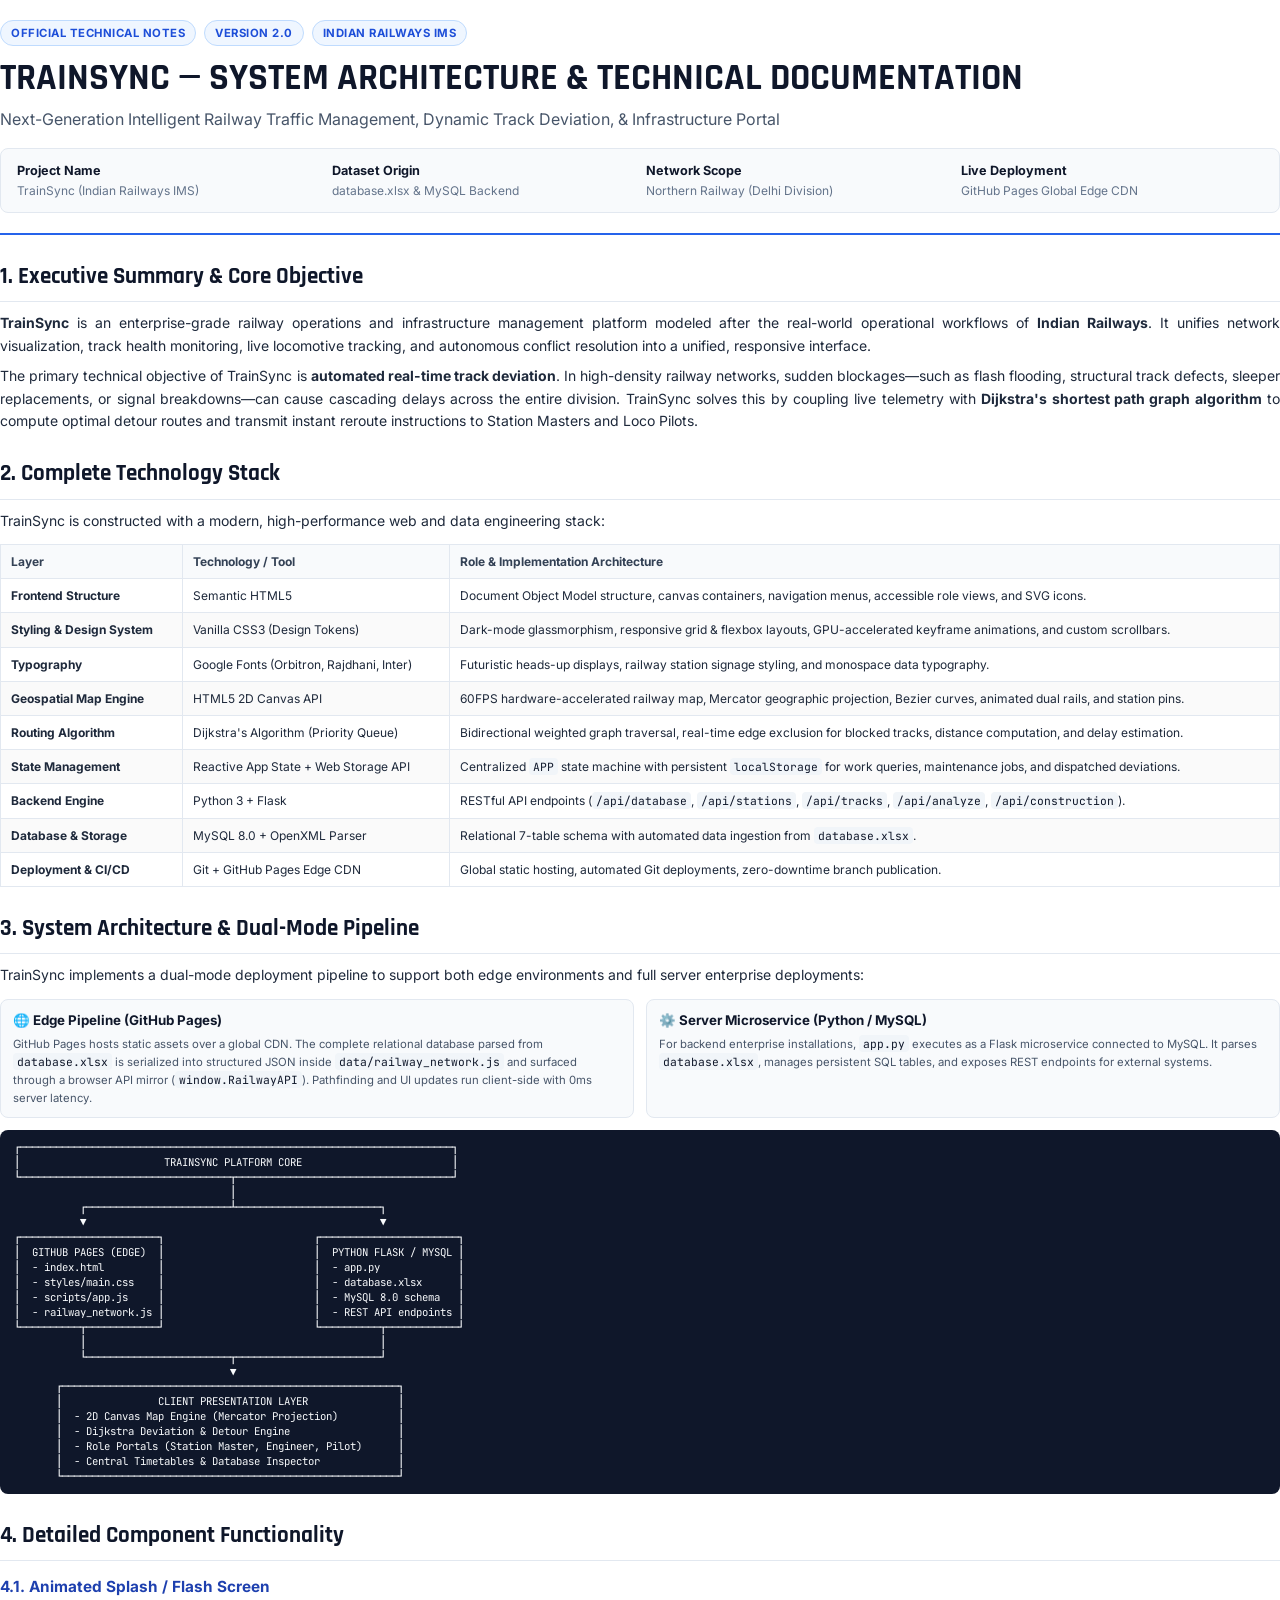
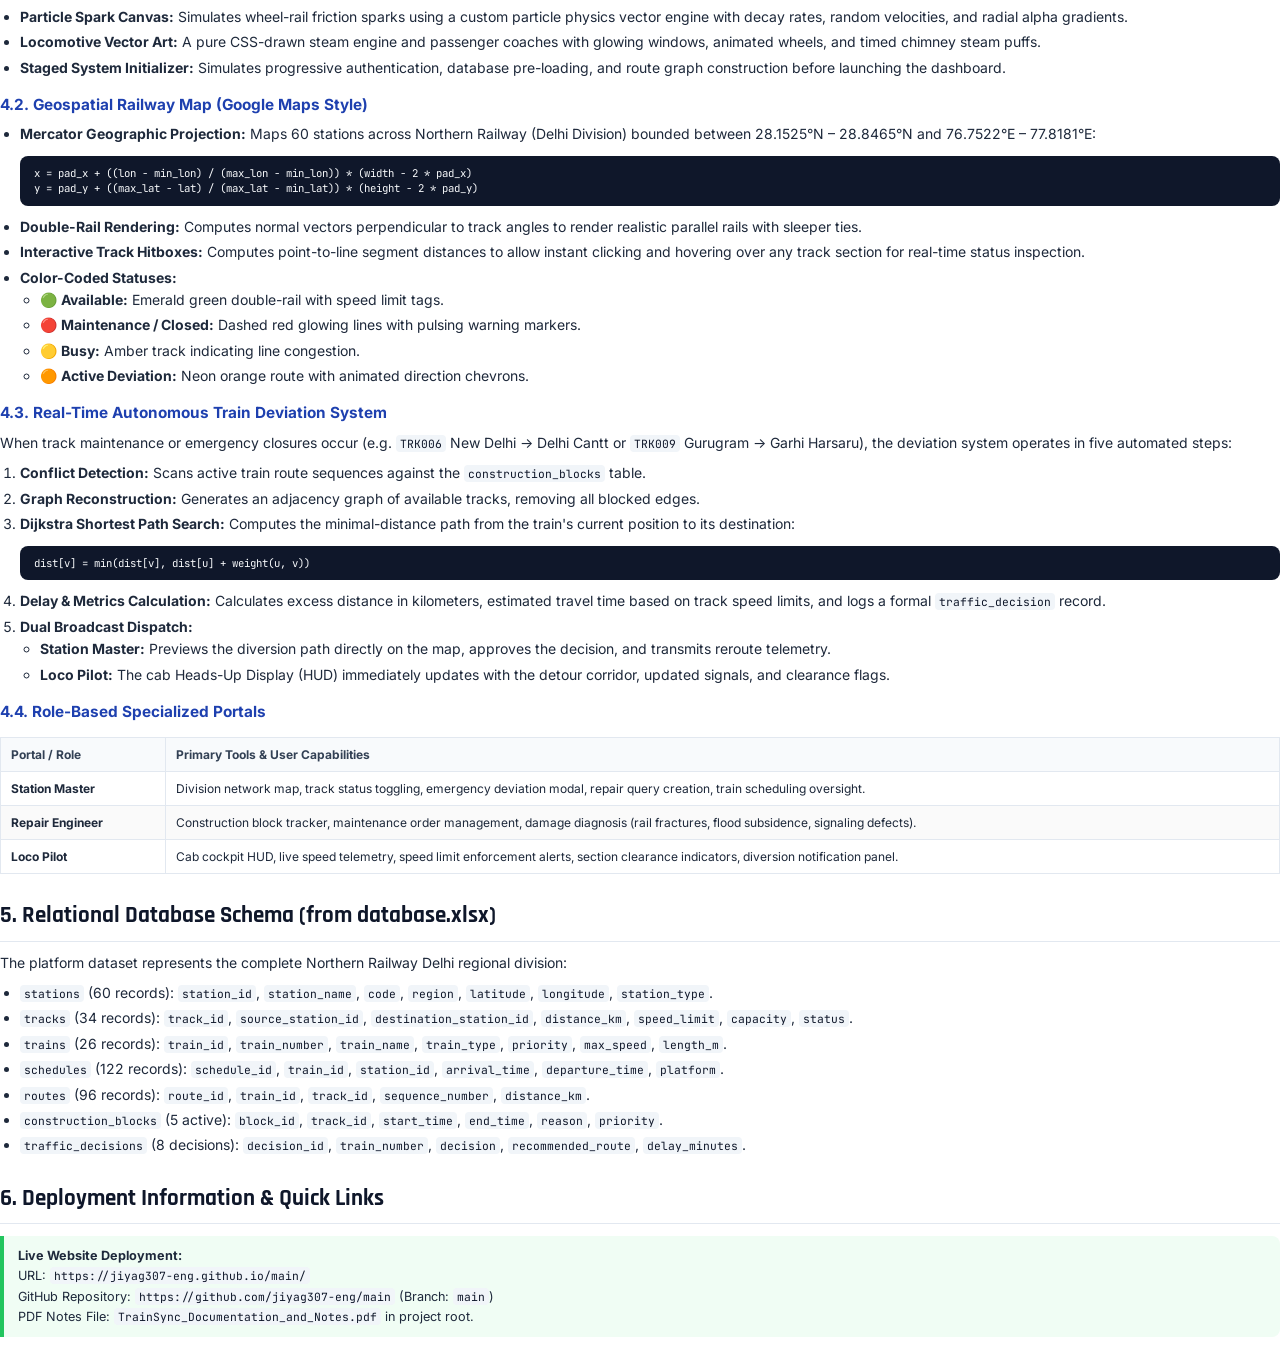
<file: TrainSync_Documentation_and_Notes.html>
<!DOCTYPE html>
<html lang="en">
<head>
<meta charset="UTF-8">
<title>TrainSync – System Architecture & Technical Documentation</title>
<style>
  @import url("https://fonts.googleapis.com/css2?family=Inter:wght@300;400;500;600;700;800&family=Rajdhani:wght@500;600;700&family=JetBrains+Mono:wght@400;600&display=swap");
  
  @page {
    size: A4;
    margin: 18mm 16mm 18mm 16mm;
  }

  * { box-sizing: border-box; margin: 0; padding: 0; }

  body {
    font-family: "Inter", -apple-system, sans-serif;
    color: #1e293b;
    background: #ffffff;
    line-height: 1.6;
    font-size: 10.5pt;
  }

  .cover {
    padding: 20px 0 20px 0;
    border-bottom: 2px solid #2563eb;
    margin-bottom: 24px;
  }

  .badge-row {
    display: flex;
    gap: 8px;
    margin-bottom: 12px;
  }

  .badge {
    background: #eff6ff;
    color: #1d4ed8;
    border: 1px solid #bfdbfe;
    padding: 3px 10px;
    border-radius: 99px;
    font-size: 8.5pt;
    font-weight: 700;
    text-transform: uppercase;
    letter-spacing: 0.5px;
  }

  h1 {
    font-family: "Rajdhani", sans-serif;
    font-size: 28pt;
    font-weight: 700;
    color: #0f172a;
    line-height: 1.1;
    margin-bottom: 8px;
  }

  .subtitle {
    font-size: 12pt;
    color: #475569;
    margin-bottom: 15px;
  }

  .meta-grid {
    display: grid;
    grid-template-columns: repeat(4, 1fr);
    gap: 12px;
    background: #f8fafc;
    border: 1px solid #e2e8f0;
    border-radius: 8px;
    padding: 12px 16px;
    font-size: 9pt;
  }

  .meta-item strong { display: block; color: #0f172a; font-size: 9.5pt; }
  .meta-item span { color: #64748b; }

  h2 {
    font-family: "Rajdhani", sans-serif;
    font-size: 17pt;
    color: #0f172a;
    border-bottom: 1.5px solid #e2e8f0;
    padding-bottom: 6px;
    margin-top: 24px;
    margin-bottom: 10px;
    page-break-after: avoid;
  }

  h3 {
    font-size: 11.5pt;
    font-weight: 700;
    color: #1e40af;
    margin-top: 14px;
    margin-bottom: 6px;
    page-break-after: avoid;
  }

  p { margin-bottom: 8px; text-align: justify; }

  ul, ol { margin-left: 20px; margin-bottom: 10px; }
  li { margin-bottom: 3px; }

  .callout {
    background: #f0f9ff;
    border-left: 4px solid #0284c7;
    padding: 10px 14px;
    border-radius: 0 8px 8px 0;
    margin: 12px 0;
    font-size: 9.5pt;
  }

  .callout.alert {
    background: #fef2f2;
    border-left-color: #ef4444;
  }

  .callout.success {
    background: #f0fdf4;
    border-left-color: #22c55e;
  }

  table {
    width: 100%;
    border-collapse: collapse;
    margin: 12px 0;
    font-size: 9pt;
  }

  th, td {
    padding: 7px 10px;
    border: 1px solid #e2e8f0;
    text-align: left;
  }

  th {
    background: #f8fafc;
    color: #334155;
    font-weight: 700;
  }

  tr:nth-child(even) td { background: #fafafa; }

  code {
    font-family: "JetBrains Mono", monospace;
    background: #f1f5f9;
    color: #0f172a;
    padding: 1px 4px;
    border-radius: 4px;
    font-size: 8.5pt;
  }

  pre {
    background: #0f172a;
    color: #f8fafc;
    padding: 10px 14px;
    border-radius: 8px;
    font-family: "JetBrains Mono", monospace;
    font-size: 8pt;
    overflow-x: auto;
    margin: 10px 0;
    line-height: 1.4;
  }

  .card-grid {
    display: grid;
    grid-template-columns: 1fr 1fr;
    gap: 12px;
    margin: 12px 0;
  }

  .card {
    border: 1px solid #e2e8f0;
    border-radius: 8px;
    padding: 10px 12px;
    background: #f8fafc;
  }

  .card h4 {
    font-size: 10pt;
    color: #0f172a;
    margin-bottom: 4px;
  }

  .card p { font-size: 8.5pt; color: #475569; margin: 0; text-align: left; }

  .page-break { page-break-before: always; }
</style>
</head>
<body>

<!-- COVER SECTION -->
<div class="cover">
  <div class="badge-row">
    <span class="badge">Official Technical Notes</span>
    <span class="badge">Version 2.0</span>
    <span class="badge">Indian Railways IMS</span>
  </div>
  <h1>TRAINSYNC — SYSTEM ARCHITECTURE & TECHNICAL DOCUMENTATION</h1>
  <div class="subtitle">Next-Generation Intelligent Railway Traffic Management, Dynamic Track Deviation, & Infrastructure Portal</div>
  
  <div class="meta-grid">
    <div class="meta-item">
      <strong>Project Name</strong>
      <span>TrainSync (Indian Railways IMS)</span>
    </div>
    <div class="meta-item">
      <strong>Dataset Origin</strong>
      <span>database.xlsx & MySQL Backend</span>
    </div>
    <div class="meta-item">
      <strong>Network Scope</strong>
      <span>Northern Railway (Delhi Division)</span>
    </div>
    <div class="meta-item">
      <strong>Live Deployment</strong>
      <span>GitHub Pages Global Edge CDN</span>
    </div>
  </div>
</div>

<!-- SECTION 1 -->
<h2>1. Executive Summary & Core Objective</h2>
<p>
  <strong>TrainSync</strong> is an enterprise-grade railway operations and infrastructure management platform modeled after the real-world operational workflows of <strong>Indian Railways</strong>. It unifies network visualization, track health monitoring, live locomotive tracking, and autonomous conflict resolution into a unified, responsive interface.
</p>
<p>
  The primary technical objective of TrainSync is <strong>automated real-time track deviation</strong>. In high-density railway networks, sudden blockages—such as flash flooding, structural track defects, sleeper replacements, or signal breakdowns—can cause cascading delays across the entire division. TrainSync solves this by coupling live telemetry with <strong>Dijkstra's shortest path graph algorithm</strong> to compute optimal detour routes and transmit instant reroute instructions to Station Masters and Loco Pilots.
</p>

<!-- SECTION 2 -->
<h2>2. Complete Technology Stack</h2>
<p>
  TrainSync is constructed with a modern, high-performance web and data engineering stack:
</p>

<table>
  <thead>
    <tr>
      <th>Layer</th>
      <th>Technology / Tool</th>
      <th>Role & Implementation Architecture</th>
    </tr>
  </thead>
  <tbody>
    <tr>
      <td><strong>Frontend Structure</strong></td>
      <td>Semantic HTML5</td>
      <td>Document Object Model structure, canvas containers, navigation menus, accessible role views, and SVG icons.</td>
    </tr>
    <tr>
      <td><strong>Styling & Design System</strong></td>
      <td>Vanilla CSS3 (Design Tokens)</td>
      <td>Dark-mode glassmorphism, responsive grid & flexbox layouts, GPU-accelerated keyframe animations, and custom scrollbars.</td>
    </tr>
    <tr>
      <td><strong>Typography</strong></td>
      <td>Google Fonts (Orbitron, Rajdhani, Inter)</td>
      <td>Futuristic heads-up displays, railway station signage styling, and monospace data typography.</td>
    </tr>
    <tr>
      <td><strong>Geospatial Map Engine</strong></td>
      <td>HTML5 2D Canvas API</td>
      <td>60FPS hardware-accelerated railway map, Mercator geographic projection, Bezier curves, animated dual rails, and station pins.</td>
    </tr>
    <tr>
      <td><strong>Routing Algorithm</strong></td>
      <td>Dijkstra's Algorithm (Priority Queue)</td>
      <td>Bidirectional weighted graph traversal, real-time edge exclusion for blocked tracks, distance computation, and delay estimation.</td>
    </tr>
    <tr>
      <td><strong>State Management</strong></td>
      <td>Reactive App State + Web Storage API</td>
      <td>Centralized <code>APP</code> state machine with persistent <code>localStorage</code> for work queries, maintenance jobs, and dispatched deviations.</td>
    </tr>
    <tr>
      <td><strong>Backend Engine</strong></td>
      <td>Python 3 + Flask</td>
      <td>RESTful API endpoints (<code>/api/database</code>, <code>/api/stations</code>, <code>/api/tracks</code>, <code>/api/analyze</code>, <code>/api/construction</code>).</td>
    </tr>
    <tr>
      <td><strong>Database & Storage</strong></td>
      <td>MySQL 8.0 + OpenXML Parser</td>
      <td>Relational 7-table schema with automated data ingestion from <code>database.xlsx</code>.</td>
    </tr>
    <tr>
      <td><strong>Deployment & CI/CD</strong></td>
      <td>Git + GitHub Pages Edge CDN</td>
      <td>Global static hosting, automated Git deployments, zero-downtime branch publication.</td>
    </tr>
  </tbody>
</table>

<div class="page-break"></div>

<!-- SECTION 3 -->
<h2>3. System Architecture & Dual-Mode Pipeline</h2>
<p>
  TrainSync implements a dual-mode deployment pipeline to support both edge environments and full server enterprise deployments:
</p>

<div class="card-grid">
  <div class="card">
    <h4>🌐 Edge Pipeline (GitHub Pages)</h4>
    <p>
      GitHub Pages hosts static assets over a global CDN. The complete relational database parsed from <code>database.xlsx</code> is serialized into structured JSON inside <code>data/railway_network.js</code> and surfaced through a browser API mirror (<code>window.RailwayAPI</code>). Pathfinding and UI updates run client-side with 0ms server latency.
    </p>
  </div>
  <div class="card">
    <h4>⚙️ Server Microservice (Python / MySQL)</h4>
    <p>
      For backend enterprise installations, <code>app.py</code> executes as a Flask microservice connected to MySQL. It parses <code>database.xlsx</code>, manages persistent SQL tables, and exposes REST endpoints for external systems.
    </p>
  </div>
</div>

<pre>
┌────────────────────────────────────────────────────────────────────────┐
│                        TRAINSYNC PLATFORM CORE                         │
└───────────────────────────────────┬────────────────────────────────────┘
                                    │
           ┌────────────────────────┴────────────────────────┐
           ▼                                                 ▼
┌───────────────────────┐                         ┌───────────────────────┐
│  GITHUB PAGES (EDGE)  │                         │  PYTHON FLASK / MYSQL │
│  - index.html         │                         │  - app.py             │
│  - styles/main.css    │                         │  - database.xlsx      │
│  - scripts/app.js     │                         │  - MySQL 8.0 schema   │
│  - railway_network.js │                         │  - REST API endpoints │
└──────────┬────────────┘                         └──────────┬────────────┘
           │                                                 │
           └────────────────────────┬────────────────────────┘
                                    ▼
       ┌────────────────────────────────────────────────────────┐
       │                CLIENT PRESENTATION LAYER               │
       │  - 2D Canvas Map Engine (Mercator Projection)          │
       │  - Dijkstra Deviation & Detour Engine                  │
       │  - Role Portals (Station Master, Engineer, Pilot)      │
       │  - Central Timetables & Database Inspector             │
       └────────────────────────────────────────────────────────┘
</pre>

<!-- SECTION 4 -->
<h2>4. Detailed Component Functionality</h2>

<h3>4.1. Animated Splash / Flash Screen</h3>
<ul>
  <li><strong>Particle Spark Canvas:</strong> Simulates wheel-rail friction sparks using a custom particle physics vector engine with decay rates, random velocities, and radial alpha gradients.</li>
  <li><strong>Locomotive Vector Art:</strong> A pure CSS-drawn steam engine and passenger coaches with glowing windows, animated wheels, and timed chimney steam puffs.</li>
  <li><strong>Staged System Initializer:</strong> Simulates progressive authentication, database pre-loading, and route graph construction before launching the dashboard.</li>
</ul>

<h3>4.2. Geospatial Railway Map (Google Maps Style)</h3>
<ul>
  <li><strong>Mercator Geographic Projection:</strong> Maps 60 stations across Northern Railway (Delhi Division) bounded between 28.1525°N – 28.8465°N and 76.7522°E – 77.8181°E:
    <pre>x = pad_x + ((lon - min_lon) / (max_lon - min_lon)) * (width - 2 * pad_x)
y = pad_y + ((max_lat - lat) / (max_lat - min_lat)) * (height - 2 * pad_y)</pre>
  </li>
  <li><strong>Double-Rail Rendering:</strong> Computes normal vectors perpendicular to track angles to render realistic parallel rails with sleeper ties.</li>
  <li><strong>Interactive Track Hitboxes:</strong> Computes point-to-line segment distances to allow instant clicking and hovering over any track section for real-time status inspection.</li>
  <li><strong>Color-Coded Statuses:</strong>
    <ul>
      <li>🟢 <strong>Available:</strong> Emerald green double-rail with speed limit tags.</li>
      <li>🔴 <strong>Maintenance / Closed:</strong> Dashed red glowing lines with pulsing warning markers.</li>
      <li>🟡 <strong>Busy:</strong> Amber track indicating line congestion.</li>
      <li>🟠 <strong>Active Deviation:</strong> Neon orange route with animated direction chevrons.</li>
    </ul>
  </li>
</ul>

<div class="page-break"></div>

<h3>4.3. Real-Time Autonomous Train Deviation System</h3>
<p>
  When track maintenance or emergency closures occur (e.g. <code>TRK006</code> New Delhi → Delhi Cantt or <code>TRK009</code> Gurugram → Garhi Harsaru), the deviation system operates in five automated steps:
</p>
<ol>
  <li><strong>Conflict Detection:</strong> Scans active train route sequences against the <code>construction_blocks</code> table.</li>
  <li><strong>Graph Reconstruction:</strong> Generates an adjacency graph of available tracks, removing all blocked edges.</li>
  <li><strong>Dijkstra Shortest Path Search:</strong> Computes the minimal-distance path from the train's current position to its destination:
    <pre>dist[v] = min(dist[v], dist[u] + weight(u, v))</pre>
  </li>
  <li><strong>Delay & Metrics Calculation:</strong> Calculates excess distance in kilometers, estimated travel time based on track speed limits, and logs a formal <code>traffic_decision</code> record.</li>
  <li><strong>Dual Broadcast Dispatch:</strong>
    <ul>
      <li><strong>Station Master:</strong> Previews the diversion path directly on the map, approves the decision, and transmits reroute telemetry.</li>
      <li><strong>Loco Pilot:</strong> The cab Heads-Up Display (HUD) immediately updates with the detour corridor, updated signals, and clearance flags.</li>
    </ul>
  </li>
</ol>

<h3>4.4. Role-Based Specialized Portals</h3>
<table>
  <thead>
    <tr>
      <th>Portal / Role</th>
      <th>Primary Tools & User Capabilities</th>
    </tr>
  </thead>
  <tbody>
    <tr>
      <td><strong>Station Master</strong></td>
      <td>Division network map, track status toggling, emergency deviation modal, repair query creation, train scheduling oversight.</td>
    </tr>
    <tr>
      <td><strong>Repair Engineer</strong></td>
      <td>Construction block tracker, maintenance order management, damage diagnosis (rail fractures, flood subsidence, signaling defects).</td>
    </tr>
    <tr>
      <td><strong>Loco Pilot</strong></td>
      <td>Cab cockpit HUD, live speed telemetry, speed limit enforcement alerts, section clearance indicators, diversion notification panel.</td>
    </tr>
  </tbody>
</table>

<!-- SECTION 5 -->
<h2>5. Relational Database Schema (from database.xlsx)</h2>
<p>
  The platform dataset represents the complete Northern Railway Delhi regional division:
</p>
<ul>
  <li><code>stations</code> (60 records): <code>station_id</code>, <code>station_name</code>, <code>code</code>, <code>region</code>, <code>latitude</code>, <code>longitude</code>, <code>station_type</code>.</li>
  <li><code>tracks</code> (34 records): <code>track_id</code>, <code>source_station_id</code>, <code>destination_station_id</code>, <code>distance_km</code>, <code>speed_limit</code>, <code>capacity</code>, <code>status</code>.</li>
  <li><code>trains</code> (26 records): <code>train_id</code>, <code>train_number</code>, <code>train_name</code>, <code>train_type</code>, <code>priority</code>, <code>max_speed</code>, <code>length_m</code>.</li>
  <li><code>schedules</code> (122 records): <code>schedule_id</code>, <code>train_id</code>, <code>station_id</code>, <code>arrival_time</code>, <code>departure_time</code>, <code>platform</code>.</li>
  <li><code>routes</code> (96 records): <code>route_id</code>, <code>train_id</code>, <code>track_id</code>, <code>sequence_number</code>, <code>distance_km</code>.</li>
  <li><code>construction_blocks</code> (5 active): <code>block_id</code>, <code>track_id</code>, <code>start_time</code>, <code>end_time</code>, <code>reason</code>, <code>priority</code>.</li>
  <li><code>traffic_decisions</code> (8 decisions): <code>decision_id</code>, <code>train_number</code>, <code>decision</code>, <code>recommended_route</code>, <code>delay_minutes</code>.</li>
</ul>

<!-- SECTION 6 -->
<h2>6. Deployment Information & Quick Links</h2>
<div class="callout success">
  <strong>Live Website Deployment:</strong><br>
  URL: <code>https://jiyag307-eng.github.io/main/</code><br>
  GitHub Repository: <code>https://github.com/jiyag307-eng/main</code> (Branch: <code>main</code>)<br>
  PDF Notes File: <code>TrainSync_Documentation_and_Notes.pdf</code> in project root.
</div>

</body>
</html>
</file>
<file: styles/main.css>
/* ============================================================
   TRAINSYNC – INDIAN RAILWAYS INTEGRATED MANAGEMENT SYSTEM
   Main Stylesheet – v2.0
   ============================================================ */

@import url('https://fonts.googleapis.com/css2?family=Inter:wght@300;400;500;600;700;800;900&family=Roboto:wght@400;500;700&display=swap');

:root {
  /* Clean, light governmental blue & slate palette */
  --blue-900: #1e3a5f;
  --blue-800: #254b77;
  --blue-700: #2e619a;
  --blue-600: #3874b5;
  --blue-500: #4a8cd4;
  --blue-400: #6ca4e2;
  --blue-300: #9cc2ee;
  --blue-200: #cde0f7;
  --blue-100: #e8f1fb;
  --blue-50:  #f4f8fd;

  --white: #ffffff;
  --off-white: #f8fafc;
  --gray-50: #f8fafc;
  --gray-100: #eef2f6;
  --gray-200: #e2e8f0;
  --gray-300: #cbd5e1;
  --gray-400: #64748b;
  --gray-500: #475569;
  --gray-600: #334155;
  --gray-700: #1e293b;
  --gray-800: #0f172a;

  --operational: #16a34a;
  --operational-bg: #dcfce7;
  --blocked: #dc2626;
  --blocked-bg: #fee2e2;
  --warning: #d97706;
  --warning-bg: #fef3c7;
  --info: #2563eb;
  --info-bg: #eff6ff;
  --deviation: #ea580c;
  --deviation-bg: #fff7ed;

  --radius-sm: 6px;
  --radius-md: 8px;
  --radius-lg: 12px;
  --radius-xl: 16px;
  --radius-full: 9999px;

  --shadow-sm: 0 1px 2px rgba(0,0,0,0.05);
  --shadow-md: 0 4px 6px -1px rgba(0,0,0,0.07), 0 2px 4px -2px rgba(0,0,0,0.05);
  --shadow-lg: 0 10px 15px -3px rgba(0,0,0,0.08), 0 4px 6px -4px rgba(0,0,0,0.04);
  --shadow-xl: 0 20px 25px -5px rgba(0,0,0,0.1), 0 8px 10px -6px rgba(0,0,0,0.04);

  --transition: all 0.2s ease;
  --transition-fast: all 0.1s ease;
}

*, *::before, *::after { box-sizing: border-box; margin: 0; padding: 0; }

html, body {
  width: 100%; height: 100%;
  font-family: 'Inter', -apple-system, BlinkMacSystemFont, sans-serif;
  font-size: 14px;
  line-height: 1.6;
  color: var(--gray-700);
  background: #f1f5f9;
  overflow: hidden;
}

.hidden { display: none !important; }

/* ============================================================
   ENHANCED SPLASH / FLASH SCREEN (Light Portal Theme)
   ============================================================ */
.splash-screen {
  position: fixed; inset: 0;
  background: linear-gradient(145deg, #f8fafc 0%, #e2e8f0 100%);
  display: flex; align-items: center; justify-content: center;
  z-index: 9999;
  overflow: hidden;
  transition: opacity 0.8s ease, visibility 0.8s ease;
}

.splash-screen.fade-out { opacity: 0; pointer-events: none; }

/* Animated Track Background */
.splash-track-bg {
  position: absolute;
  bottom: 42%;
  left: 0; right: 0;
  height: 14px;
  pointer-events: none;
}

.splash-rail {
  position: absolute;
  left: 0; right: 0;
  height: 2px;
  background: linear-gradient(90deg, transparent 0%, rgba(100,116,139,0.2) 15%, rgba(100,116,139,0.4) 50%, rgba(100,116,139,0.2) 85%, transparent 100%);
  border-radius: 2px;
}

.splash-rail-1 { top: 0; }
.splash-rail-2 { bottom: 0; }

.splash-sleepers-row {
  position: absolute;
  top: -3px; left: 0; right: 0; bottom: -3px;
  display: flex; align-items: center;
  gap: 24px;
  padding: 0 60px;
  overflow: hidden;
}

.splash-sleeper {
  width: 4px;
  height: 18px;
  background: rgba(148,163,184,0.35);
  border-radius: 2px;
  flex-shrink: 0;
}

/* Particle Canvas */
.splash-particles-canvas {
  position: absolute; inset: 0;
  pointer-events: none;
  z-index: 1;
}

/* Animated Train (Disabled - Kept Clean & Minimal) */
.splash-train-wrapper {
  display: none !important;
}

.splash-center {
  position: relative; z-index: 2;
  text-align: center;
  animation: fadeIn 0.8s ease both;
}

@keyframes fadeIn {
  from { opacity: 0; transform: scale(0.96); }
  to   { opacity: 1; transform: scale(1); }
}

.splash-logo-ring {
  position: relative;
  width: 104px; height: 104px;
  margin: 0 auto 24px;
}

.splash-logo-img {
  width: 100%; height: 100%;
  border-radius: 50%;
  border: 3px solid #ffffff;
  box-shadow: 0 4px 20px rgba(0,0,0,0.08);
}

.splash-ring-pulse {
  display: none;
}

/* TRAINSYN Brand Name in Splash */
.splash-brand-name {
  font-family: 'Inter', sans-serif;
  font-size: 42px; font-weight: 900;
  letter-spacing: 4px;
  line-height: 1;
  margin-bottom: 10px;
}

.sbn-train {
  color: var(--blue-900);
}

.sbn-syn {
  color: var(--blue-600);
}

.splash-tagline {
  font-size: 12px; font-weight: 500;
  color: var(--gray-500);
  letter-spacing: 1.5px; text-transform: uppercase;
  margin-bottom: 36px;
}

/* Progress Bar */
.splash-loader {
  width: 280px;
  margin: 0 auto;
}

.splash-progress-bar {
  width: 100%; height: 4px;
  background: var(--gray-200);
  border-radius: 99px;
  overflow: hidden;
  position: relative;
  margin-bottom: 12px;
}

.splash-progress-fill {
  height: 100%;
  background: var(--blue-700);
  border-radius: 99px;
  width: 0%;
  transition: width 0.3s ease;
  position: relative;
}

.splash-progress-glow {
  display: none;
}

.splash-status-row {
  display: flex; align-items: center; justify-content: space-between;
}

.splash-status-text {
  font-size: 11px; color: var(--gray-500);
  letter-spacing: 0.5px;
  font-weight: 500;
}

.splash-pct {
  font-family: 'Inter', monospace;
  font-size: 12px; font-weight: 700;
  color: var(--blue-700);
  letter-spacing: 1px;
}

/* ============================================================
   PAGE WRAPPER
   ============================================================ */
.page { position: fixed; inset: 0; width: 100vw; height: 100vh; }

/* ============================================================
   LOGIN PAGE
   ============================================================ */
.login-container { display: flex; width: 100%; height: 100%; }

.login-left {
  width: 42%; min-width: 380px;
  background: #f8fafc;
  border-right: 1px solid var(--gray-200);
  position: relative;
  display: flex; align-items: center; justify-content: center;
  overflow: hidden;
}

.login-left-bg-pattern {
  display: none;
}

.login-left-content {
  position: relative; z-index: 2;
  text-align: center; padding: 48px 40px; max-width: 400px;
  animation: fadeInLeft 0.7s ease 0.2s both;
}

.login-logo-img {
  width: 110px; height: 110px; border-radius: 50%;
  border: 3px solid var(--gray-200);
  box-shadow: 0 4px 16px rgba(0,0,0,0.06);
  margin-bottom: 24px; transition: var(--transition);
}

.login-logo-img:hover {
  transform: scale(1.03);
}

.login-brand-title {
  font-family: 'Inter', sans-serif;
  font-size: 30px; font-weight: 800; color: var(--gray-800); letter-spacing: 0.5px; line-height: 1.1;
}

.login-brand-sub {
  font-family: 'Inter', sans-serif;
  font-size: 20px; font-weight: 700; color: var(--blue-700); letter-spacing: 1px;
  text-transform: uppercase; margin-top: 4px;
}

.login-brand-tagline {
  font-size: 12px; color: var(--gray-500); letter-spacing: 1px;
  text-transform: uppercase; margin-top: 8px; font-weight: 500;
}

.login-divider {
  width: 60px; height: 2px;
  background: var(--gray-300);
  margin: 24px auto;
}

.login-stats { display: flex; gap: 24px; justify-content: center; margin-top: 8px; margin-bottom: 28px; }

.stat-item { display: flex; flex-direction: column; align-items: center; gap: 2px; }

.stat-num { font-size: 18px; font-weight: 700; color: var(--gray-800); font-family: 'Inter', sans-serif; }

.stat-label { font-size: 10px; color: var(--gray-500); text-transform: uppercase; letter-spacing: 0.5px; font-weight: 600; }

.login-security-badge {
  display: inline-flex; align-items: center; gap: 6px;
  font-size: 11px; color: var(--gray-600);
  background: var(--gray-100);
  border: 1px solid var(--gray-200);
  border-radius: var(--radius-full);
  padding: 6px 14px;
}

.login-right {
  flex: 1; background: var(--white);
  display: flex; align-items: center; justify-content: center;
  overflow-y: auto; position: relative;
}

.login-right-content {
  width: 100%; max-width: 520px;
  padding: 60px 52px;
  animation: fadeInRight 0.7s ease 0.3s both;
}

.login-right-header { margin-bottom: 36px; }

.login-right-header h2 { font-size: 26px; font-weight: 800; color: var(--gray-800); line-height: 1.2; }

.login-right-header p { margin-top: 8px; font-size: 14px; color: var(--gray-500); }

/* Role Cards */
.role-cards { display: flex; flex-direction: column; gap: 14px; margin-bottom: 28px; }

.role-card {
  display: flex; align-items: center; gap: 16px;
  padding: 16px 18px;
  background: var(--white);
  border: 1.5px solid var(--gray-200);
  border-radius: var(--radius-lg);
  cursor: pointer; position: relative; overflow: hidden;
  transition: var(--transition);
  box-shadow: var(--shadow-sm);
}

.role-card:hover { border-color: var(--blue-500); box-shadow: 0 4px 16px rgba(0,0,0,0.06); transform: translateY(-2px); }

.role-card-glow {
  display: none;
}

.role-card-icon {
  width: 48px; height: 48px;
  background: var(--blue-100);
  border-radius: var(--radius-md);
  display: flex; align-items: center; justify-content: center; flex-shrink: 0;
  transition: var(--transition);
}

.role-card-icon svg { width: 22px; height: 22px; stroke: var(--blue-800); }

.role-card-info { flex: 1; }

.role-card-info h3 { font-size: 15px; font-weight: 700; color: var(--gray-800); margin-bottom: 3px; }

.role-card-info p { font-size: 12px; color: var(--gray-500); line-height: 1.4; }

.role-badge {
  display: inline-block; margin-top: 6px; padding: 2px 8px;
  background: var(--blue-100); color: var(--blue-800);
  border-radius: var(--radius-full); font-size: 10px; font-weight: 700; letter-spacing: 0.5px;
}

.role-card-arrow svg { width: 20px; height: 20px; stroke: var(--gray-300); transition: var(--transition); }

.role-card:hover .role-card-arrow svg { stroke: var(--blue-500); transform: translateX(4px); }

.login-footer-note {
  display: flex; align-items: flex-start; gap: 8px;
  font-size: 11px; color: var(--gray-400); line-height: 1.5;
  padding: 14px 16px;
  background: var(--gray-50); border-radius: var(--radius-md);
  border: 1px solid var(--gray-100);
}

/* Login Form */
.back-btn {
  display: inline-flex; align-items: center; gap: 6px;
  font-size: 13px; font-weight: 500; color: var(--blue-600);
  background: none; border: none; cursor: pointer; padding: 6px 0;
  transition: var(--transition-fast); margin-bottom: 28px;
}

.back-btn:hover { color: var(--blue-800); transform: translateX(-4px); }

.login-form-header { margin-bottom: 32px; text-align: center; }

.login-role-icon {
  width: 72px; height: 72px;
  background: linear-gradient(135deg, var(--blue-700), var(--blue-500));
  border-radius: var(--radius-xl);
  display: flex; align-items: center; justify-content: center;
  margin: 0 auto 18px;
  box-shadow: 0 8px 24px rgba(37,99,235,0.35);
}

.login-role-icon svg { width: 32px; height: 32px; stroke: white; }

.login-form-header h2 { font-size: 24px; font-weight: 800; color: var(--blue-900); }

.login-form-header p { margin-top: 6px; font-size: 13px; color: var(--gray-400); }

.login-form { display: flex; flex-direction: column; gap: 20px; }

.form-group { display: flex; flex-direction: column; gap: 6px; }

.form-group label { font-size: 13px; font-weight: 600; color: var(--gray-600); letter-spacing: 0.3px; }

.input-wrapper { position: relative; display: flex; align-items: center; }

.input-icon {
  position: absolute; left: 14px;
  width: 18px; height: 18px; stroke: var(--gray-300);
  pointer-events: none; transition: var(--transition-fast);
}

.input-wrapper:focus-within .input-icon { stroke: var(--blue-500); }

.input-wrapper input {
  width: 100%; padding: 12px 44px;
  background: var(--gray-50);
  border: 1.5px solid var(--gray-200);
  border-radius: var(--radius-md);
  font-size: 14px; font-family: 'Inter', sans-serif; color: var(--gray-700);
  transition: var(--transition-fast); outline: none;
}

.input-wrapper input:focus {
  background: white; border-color: var(--blue-400);
  box-shadow: 0 0 0 3px rgba(59,130,246,0.12);
}

.input-wrapper input::placeholder { color: var(--gray-300); }

.toggle-password {
  position: absolute; right: 14px; background: none; border: none; cursor: pointer;
  color: var(--gray-300); transition: var(--transition-fast); padding: 0; display: flex;
}

.toggle-password:hover { color: var(--blue-500); }
.toggle-password svg { width: 18px; height: 18px; }

.form-hint {
  font-size: 12px; color: var(--gray-400); background: var(--blue-50);
  border: 1px solid var(--blue-100); border-radius: var(--radius-sm);
  padding: 8px 12px; display: none;
}

.form-hint.visible { display: block; }

.login-btn {
  display: flex; align-items: center; justify-content: center; gap: 10px;
  padding: 14px 24px;
  background: linear-gradient(135deg, var(--blue-700), var(--blue-500));
  color: white; border: none; border-radius: var(--radius-md);
  font-size: 15px; font-weight: 600; font-family: 'Inter', sans-serif;
  cursor: pointer; box-shadow: 0 4px 16px rgba(37,99,235,0.4);
  transition: var(--transition); margin-top: 4px;
}

.login-btn:hover {
  background: linear-gradient(135deg, var(--blue-800), var(--blue-600));
  box-shadow: 0 8px 24px rgba(37,99,235,0.55); transform: translateY(-2px);
}

.login-btn:active { transform: translateY(0); }

.login-error {
  display: flex; align-items: center; gap: 8px;
  padding: 10px 14px;
  background: var(--blocked-bg); border: 1px solid #fca5a5;
  border-radius: var(--radius-md); color: var(--blocked); font-size: 13px;
}

.demo-credentials {
  margin-top: 24px; background: var(--gray-50);
  border: 1px solid var(--gray-100); border-radius: var(--radius-md); overflow: hidden;
}

.demo-creds-header {
  display: flex; align-items: center; gap: 6px;
  font-size: 11px; font-weight: 600; color: var(--gray-400);
  text-transform: uppercase; letter-spacing: 1px;
  padding: 10px 14px; border-bottom: 1px solid var(--gray-100);
}

.demo-creds-list { padding: 10px 14px; display: flex; flex-direction: column; gap: 6px; }

.demo-cred-item { display: flex; align-items: center; justify-content: space-between; font-size: 12px; }

.demo-cred-item .cred-badge { font-weight: 700; color: var(--blue-700); }
.demo-cred-item .cred-pass { color: var(--gray-400); font-family: monospace; }

.use-cred-btn {
  font-size: 11px; color: var(--blue-500);
  background: none; border: 1px solid var(--blue-200);
  border-radius: var(--radius-full); padding: 2px 8px; cursor: pointer;
  transition: var(--transition-fast);
}

.use-cred-btn:hover { background: var(--blue-50); }

/* ============================================================
   TRAINSYN LOGO BADGE (Light & Professional)
   ============================================================ */
.trainsyn-badge {
  display: flex; align-items: center; gap: 4px;
  padding: 4px 8px;
  background: var(--blue-50);
  border: 1px solid var(--blue-200);
  border-radius: 6px;
  flex-shrink: 0;
  position: relative;
  overflow: hidden;
  cursor: default;
}

.trainsyn-badge svg { stroke: var(--blue-700); flex-shrink: 0; }

.tsb-train {
  font-family: 'Inter', sans-serif;
  font-size: 11px; font-weight: 800;
  color: var(--blue-900);
  letter-spacing: 1.5px;
}

.tsb-syn {
  font-family: 'Inter', sans-serif;
  font-size: 11px; font-weight: 800;
  color: var(--blue-600);
  letter-spacing: 1.5px;
}

/* ============================================================
   DASHBOARD NAVIGATION (Clean Light Governmental Style)
   ============================================================ */
.dashboard-nav {
  height: 64px;
  background: #ffffff;
  display: flex; align-items: center;
  padding: 0 20px; gap: 16px;
  border-bottom: 1px solid var(--gray-200);
  box-shadow: 0 1px 3px rgba(0,0,0,0.05);
  position: sticky; top: 0; z-index: 100; flex-shrink: 0;
}

.nav-left {
  display: flex; align-items: center; gap: 10px;
  min-width: 220px;
}

.nav-logo {
  width: 38px; height: 38px; border-radius: 50%;
  border: 1px solid var(--gray-200);
}

.nav-brand { display: flex; flex-direction: column; }

.nav-title {
  font-family: 'Inter', sans-serif; font-size: 15px; font-weight: 700;
  color: var(--gray-800); line-height: 1.1;
}

.nav-subtitle { font-size: 10px; color: var(--gray-500); letter-spacing: 0.5px; text-transform: uppercase; font-weight: 600; }

.nav-center { flex: 1; display: flex; justify-content: center; }

.nav-right { display: flex; align-items: center; gap: 14px; min-width: 280px; justify-content: flex-end; }

.nav-datetime { font-size: 11px; color: var(--gray-500); text-align: right; line-height: 1.4; font-family: monospace; font-weight: 500; }

.nav-user-info { display: flex; align-items: center; gap: 10px; }

.nav-user-avatar {
  width: 34px; height: 34px;
  background: var(--blue-100);
  border: 1px solid var(--blue-300);
  border-radius: 50%;
  display: flex; align-items: center; justify-content: center;
  font-size: 12px; font-weight: 700; color: var(--blue-800); flex-shrink: 0;
}

.nav-user-details { display: flex; flex-direction: column; }

.nav-user-name { font-size: 13px; font-weight: 600; color: var(--gray-800); line-height: 1.1; }

.nav-user-role { font-size: 10px; color: var(--gray-400); text-transform: uppercase; letter-spacing: 0.5px; font-weight: 600; }

.nav-logout-btn {
  background: var(--gray-50); border: 1px solid var(--gray-200);
  border-radius: var(--radius-sm); color: var(--gray-600); cursor: pointer;
  padding: 6px 8px; transition: var(--transition-fast); display: flex;
}

.nav-logout-btn:hover {
  background: #fee2e2; border-color: #fca5a5; color: #b91c1c;
}

/* Hamburger */
.hamburger-wrapper { position: relative; }

.hamburger-btn {
  background: var(--gray-50); border: 1px solid var(--gray-200);
  border-radius: var(--radius-sm); padding: 8px 10px; cursor: pointer;
  display: flex; flex-direction: column; gap: 4px; transition: var(--transition-fast);
}

.hamburger-btn span {
  display: block; width: 18px; height: 2px;
  background: var(--gray-600); border-radius: 2px; transition: var(--transition-fast);
}

.hamburger-btn.open span:nth-child(1) { transform: translateY(6px) rotate(45deg); }
.hamburger-btn.open span:nth-child(2) { opacity: 0; }
.hamburger-btn.open span:nth-child(3) { transform: translateY(-6px) rotate(-45deg); }

.hamburger-btn:hover { background: var(--gray-100); }

.hamburger-menu {
  position: absolute; top: calc(100% + 10px); right: 0;
  background: #ffffff;
  border: 1px solid var(--gray-200);
  border-radius: var(--radius-md);
  box-shadow: var(--shadow-lg);
  padding: 6px;
  min-width: 200px;
  display: none; flex-direction: column; gap: 2px;
  z-index: 200;
  animation: menuSlide 0.2s cubic-bezier(0.34,1.56,0.64,1);
}

.hamburger-menu.open { display: flex; }

@keyframes menuSlide {
  from { opacity: 0; transform: translateY(-10px) scale(0.95); }
  to   { opacity: 1; transform: translateY(0) scale(1); }
}

.hm-tab {
  display: flex; align-items: center; gap: 10px;
  padding: 9px 12px;
  background: none; border: none; border-radius: var(--radius-sm);
  color: var(--gray-600); font-size: 13px; font-weight: 500;
  font-family: 'Inter', sans-serif; cursor: pointer;
  transition: var(--transition-fast); width: 100%; text-align: left;
  position: relative;
}

.hm-tab:hover { background: var(--gray-100); color: var(--gray-800); }

.hm-tab.active { background: var(--blue-100); color: var(--blue-800); font-weight: 600; }

.alert-badge {
  background: var(--blocked); color: white;
  font-size: 9px; font-weight: 700;
  min-width: 16px; height: 16px;
  border-radius: var(--radius-full);
  display: inline-flex; align-items: center; justify-content: center;
  padding: 0 4px; margin-left: auto;
}

.query-badge {
  background: var(--warning); color: #78350f;
  font-size: 9px; font-weight: 700;
  min-width: 16px; height: 16px;
  border-radius: var(--radius-full);
  display: inline-flex; align-items: center; justify-content: center;
  padding: 0 4px; margin-left: auto;
}

.deviation-badge {
  background: var(--deviation); color: white;
  font-size: 10px; font-weight: 900;
  min-width: 16px; height: 16px;
  border-radius: var(--radius-full);
  display: inline-flex; align-items: center; justify-content: center;
  padding: 0 4px; margin-left: auto;
  animation: devBadgePulse 1s ease-in-out infinite;
}

@keyframes devBadgePulse {
  0%, 100% { box-shadow: 0 0 0 0 rgba(234,88,12,0.4); }
  50%       { box-shadow: 0 0 0 5px rgba(234,88,12,0); }
}

/* Alert Ticker (Subtle light red) */
.alert-ticker {
  display: flex; align-items: center; height: 36px;
  background: #fef2f2;
  border-bottom: 1px solid #fee2e2;
  overflow: hidden; flex-shrink: 0;
}

.ticker-label {
  display: flex; align-items: center; gap: 6px;
  padding: 0 16px; background: #fee2e2; height: 100%;
  font-size: 11px; font-weight: 700; color: #991b1b;
  text-transform: uppercase; letter-spacing: 1px; white-space: nowrap;
  border-right: 1px solid #fecaca; flex-shrink: 0;
}

.ticker-content {
  flex: 1; overflow: hidden; font-size: 12px; color: #7f1d1d;
  padding: 0 20px; white-space: nowrap;
  animation: ticker 35s linear infinite;
  font-weight: 500;
}

@keyframes ticker {
  from { transform: translateX(100%); }
  to   { transform: translateX(-100%); }
}

/* ============================================================
   NETWORK STATUS BAR (Clean Light Gray with crisp borders)
   ============================================================ */
.network-status-bar {
  position: fixed; top: 100px; left: 0; right: 0; height: 56px;
  background: #ffffff;
  border-bottom: 1px solid var(--gray-200);
  display: flex; align-items: center; padding: 0 24px; gap: 0;
  z-index: 90; box-shadow: 0 1px 2px rgba(0,0,0,0.03);
}

.nsb-left {
  display: flex; align-items: center; gap: 8px; min-width: 160px;
  padding-right: 20px; border-right: 1px solid var(--gray-200);
  flex-shrink: 0; color: var(--gray-600);
}

.nsb-title { font-size: 11px; font-weight: 700; color: var(--gray-700); letter-spacing: 1.5px; text-transform: uppercase; white-space: nowrap; }

.nsb-stats { flex: 1; display: flex; align-items: center; padding: 0 24px; gap: 4px; }

.nsb-stat { display: flex; align-items: center; gap: 8px; padding: 0 18px; flex: 1; justify-content: center; }

.nsb-dot { width: 9px; height: 9px; border-radius: 50%; flex-shrink: 0; }

.nsb-stat.operational .nsb-dot { background: var(--operational); }

.nsb-stat.blocked .nsb-dot {
  background: var(--blocked);
  animation: nsbBlink 1.4s ease-in-out infinite;
}

@keyframes nsbBlink {
  0%, 100% { opacity: 1; }
  50%       { opacity: 0.3; }
}

.nsb-stat.trains-blocked svg { stroke: var(--warning); flex-shrink: 0; }

.nsb-num { font-family: 'Inter', sans-serif; font-size: 20px; font-weight: 700; line-height: 1; color: var(--gray-800); }
.nsb-label { font-size: 11px; color: var(--gray-500); white-space: nowrap; line-height: 1.2; }

.nsb-stat.operational .nsb-num { color: #15803d; }
.nsb-stat.blocked .nsb-num { color: #b91c1c; }
.nsb-stat.trains-blocked .nsb-num { color: #b45309; }

.nsb-divider { width: 1px; height: 28px; background: var(--gray-200); flex-shrink: 0; }

.nsb-right { min-width: 130px; text-align: right; padding-left: 20px; border-left: 1px solid var(--gray-200); flex-shrink: 0; }

.nsb-updated { font-size: 11px; color: var(--gray-400); letter-spacing: 0.2px; font-weight: 500; }

/* ============================================================
   DASHBOARD CONTENT AREA
   ============================================================ */
.dashboard-content {
  position: fixed; top: 156px; left: 0; right: 0; bottom: 0; overflow: hidden;
}

.tab-panel { display: none; width: 100%; height: 100%; }
.tab-panel.active { display: flex; flex-direction: column; }

#panel-block-planning {
  overflow-y: auto;
  padding: 16px 20px 24px;
}


/* ============================================================
   MAP TAB
   ============================================================ */
.map-layout { display: flex; width: 100%; height: 100%; }

.map-sidebar {
  width: 240px; flex-shrink: 0; background: white;
  border-right: 1px solid var(--gray-100); overflow-y: auto;
  padding: 16px; display: flex; flex-direction: column; gap: 16px;
}

.sidebar-section { display: flex; flex-direction: column; gap: 10px; }

.sidebar-title {
  font-size: 11px; font-weight: 700; color: var(--gray-400);
  text-transform: uppercase; letter-spacing: 1px;
  padding-bottom: 6px; border-bottom: 1px solid var(--gray-100);
}

.map-controls { display: flex; flex-direction: column; gap: 6px; }

.map-ctrl-btn {
  display: flex; align-items: center; gap: 8px; padding: 8px 12px;
  background: #ffffff; border: 1px solid var(--gray-200);
  border-radius: 8px; font-size: 12px; font-weight: 500;
  color: #3c4043; cursor: pointer; transition: var(--transition-fast);
  font-family: 'Inter', -apple-system, sans-serif;
  box-shadow: 0 1px 2px rgba(60,64,67,0.08);
}

.map-ctrl-btn:hover {
  background: #f8f9fa; border-color: #bdc1c6; color: #1a73e8;
  box-shadow: 0 1px 3px rgba(60,64,67,0.18);
}

.legend { display: flex; flex-direction: column; gap: 8px; }

.legend-item { display: flex; align-items: center; gap: 10px; font-size: 12px; color: #3c4043; font-weight: 500; }

.legend-line { width: 32px; height: 4px; border-radius: 99px; flex-shrink: 0; }

.legend-line.operational { background: #1e8e3e; }
.legend-line.blocked { background: #d93025; }
.legend-line.deviated { background: #1a73e8; }

.legend-dot { width: 12px; height: 12px; border-radius: 50%; flex-shrink: 0; }

.legend-dot.terminal { background: #ffffff; border: 2.5px solid #1a73e8; box-shadow: 0 1px 3px rgba(60,64,67,0.25); }

.legend-dot.junction { background: #ffffff; border: 2px solid #3c4043; }

.network-stats { display: grid; grid-template-columns: 1fr 1fr; gap: 10px; }

.nstat-item { text-align: center; background: #ffffff; border: 1px solid var(--gray-200); border-radius: var(--radius-md); padding: 10px 8px; box-shadow: 0 1px 2px rgba(60,64,67,0.05); }

.nstat-val { display: block; font-size: 22px; font-weight: 800; color: #202124; font-family: 'Inter', -apple-system, sans-serif; line-height: 1; }

.nstat-val.operational-text { color: #1e8e3e; }
.nstat-val.blocked-text { color: #d93025; }

.nstat-label { display: block; font-size: 10px; color: #5f6368; text-transform: uppercase; letter-spacing: 0.5px; margin-top: 3px; font-weight: 600; }

/* Map Canvas – Google Maps Light Theme */
.map-container { flex: 1; background: #f1eee8 !important; position: relative; overflow: hidden; }

.map-header-bar {
  position: absolute; top: 0; left: 0; right: 0; height: 40px;
  background: rgba(255, 255, 255, 0.96); backdrop-filter: blur(8px);
  border-bottom: 1px solid #dadce0;
  display: flex; align-items: center; justify-content: space-between;
  padding: 0 18px; z-index: 10;
  box-shadow: 0 1px 2px rgba(60,64,67,0.08);
}

.map-title-label { font-size: 13px; font-weight: 600; color: #202124; font-family: 'Inter', -apple-system, sans-serif; }

.map-hint { font-size: 11px; color: #5f6368; }

.railway-canvas {
  position: absolute; top: 40px; left: 0; right: 0; bottom: 0;
  background: #f1eee8 !important;
  cursor: grab; display: block;
}

.railway-canvas:active { cursor: grabbing; }

/* Popups */
.station-popup, .track-popup {
  position: absolute; background: white; border-radius: var(--radius-lg);
  box-shadow: var(--shadow-xl); border: 1px solid var(--gray-200);
  min-width: 220px; max-width: 300px; z-index: 20;
  animation: popupIn 0.2s cubic-bezier(0.34, 1.56, 0.64, 1) forwards;
}

@keyframes popupIn {
  from { opacity: 0; transform: scale(0.85) translateY(10px); }
  to   { opacity: 1; transform: scale(1) translateY(0); }
}

.popup-header {
  display: flex; align-items: center; justify-content: space-between;
  padding: 12px 14px;
  background: var(--blue-700);
  border-radius: var(--radius-lg) var(--radius-lg) 0 0;
}

.popup-station-code { font-family: 'Inter', -apple-system, sans-serif; font-size: 18px; font-weight: 700; color: white; letter-spacing: 2px; }

.popup-track-status-icon { font-size: 22px; line-height: 1; }

.popup-close {
  background: rgba(255,255,255,0.2); border: none; border-radius: 50%; color: white;
  width: 24px; height: 24px; cursor: pointer; font-size: 12px;
  display: flex; align-items: center; justify-content: center; transition: var(--transition-fast);
}

.popup-close:hover { background: rgba(255,255,255,0.35); }

.popup-body { padding: 14px; }

.popup-body h3 { font-size: 15px; font-weight: 700; color: var(--blue-900); margin-bottom: 6px; }

.popup-meta { display: flex; align-items: center; gap: 8px; margin-bottom: 10px; flex-wrap: wrap; }

.popup-meta span {
  font-size: 11px; color: var(--gray-400); background: var(--gray-50);
  border: 1px solid var(--gray-100); border-radius: var(--radius-full); padding: 2px 8px;
}

.popup-tracks { display: flex; flex-direction: column; gap: 4px; }

.popup-track-row {
  display: flex; align-items: center; justify-content: space-between;
  font-size: 11px; padding: 4px 8px;
  background: var(--gray-50); border-radius: var(--radius-sm);
}

.track-status-badge {
  display: inline-flex; align-items: center; gap: 4px;
  font-size: 11px; font-weight: 600; padding: 2px 8px; border-radius: var(--radius-full);
}

.track-status-badge.operational { background: var(--operational-bg); color: #065f46; }
.track-status-badge.blocked { background: var(--blocked-bg); color: #991b1b; }

.track-popup-reason {
  font-size: 12px; color: var(--warning);
  background: var(--warning-bg); border: 1px solid #fde68a;
  border-radius: var(--radius-sm); padding: 6px 10px; margin-top: 8px;
}

/* Deviation Overlay Info */
.deviation-overlay-info {
  position: absolute; bottom: 20px; left: 50%; transform: translateX(-50%);
  background: linear-gradient(135deg, #431407, #7c2d12);
  border: 1px solid rgba(249,115,22,0.4);
  border-radius: var(--radius-lg);
  box-shadow: 0 8px 30px rgba(0,0,0,0.4), 0 0 0 1px rgba(249,115,22,0.2);
  padding: 14px 18px;
  min-width: 400px; max-width: 600px;
  z-index: 25;
  animation: popupIn 0.3s cubic-bezier(0.34,1.56,0.64,1);
}

.doi-header {
  display: flex; align-items: center; gap: 8px;
  font-size: 11px; font-weight: 800; color: #fed7aa;
  text-transform: uppercase; letter-spacing: 1.5px; margin-bottom: 10px;
}

.doi-header svg { stroke: #fb923c; }

.doi-body { font-size: 12px; color: #fef3c7; line-height: 1.7; }

.doi-close {
  margin-top: 10px; display: block; width: 100%;
  background: rgba(249,115,22,0.15); border: 1px solid rgba(249,115,22,0.3);
  border-radius: var(--radius-sm); color: #fb923c;
  font-size: 11px; font-weight: 600; padding: 6px;
  cursor: pointer; transition: var(--transition-fast);
}

.doi-close:hover { background: rgba(249,115,22,0.25); }

/* Deviate Button in track popup */
.deviate-train-btn {
  display: flex; align-items: center; gap: 6px;
  margin-top: 10px; width: 100%; padding: 8px 12px;
  background: linear-gradient(135deg, #c2410c, #ea580c);
  border: none; border-radius: var(--radius-sm);
  color: white; font-size: 12px; font-weight: 600;
  font-family: 'Inter', sans-serif; cursor: pointer;
  transition: var(--transition-fast);
  box-shadow: 0 3px 10px rgba(234,88,12,0.4);
}

.deviate-train-btn:hover { background: linear-gradient(135deg, #9a3412, #c2410c); transform: translateY(-1px); }

/* ============================================================
   TRACK STATUS TAB
   ============================================================ */
.panel-header {
  display: flex; align-items: center; justify-content: space-between;
  padding: 20px 24px;
  background: white;
  border-bottom: 1px solid var(--gray-100);
  flex-shrink: 0;
}

.panel-header h2 { font-size: 20px; font-weight: 800; color: var(--blue-900); }

.panel-actions { display: flex; align-items: center; gap: 12px; }

.search-input {
  padding: 8px 14px; background: var(--gray-50); border: 1.5px solid var(--gray-200);
  border-radius: var(--radius-full); font-size: 13px; font-family: 'Inter', sans-serif;
  color: var(--gray-700); outline: none; width: 220px; transition: var(--transition-fast);
}

.search-input:focus { border-color: var(--blue-400); background: white; box-shadow: 0 0 0 3px rgba(59,130,246,0.1); }

.filter-select {
  padding: 8px 12px; background: var(--gray-50); border: 1.5px solid var(--gray-200);
  border-radius: var(--radius-full); font-size: 12px; font-family: 'Inter', sans-serif;
  color: var(--gray-600); outline: none; cursor: pointer; transition: var(--transition-fast);
}

.filter-select:focus { border-color: var(--blue-400); }

.tracks-grid {
  flex: 1; overflow-y: auto; padding: 20px 24px;
  display: grid; grid-template-columns: repeat(auto-fill, minmax(300px, 1fr));
  gap: 16px; align-content: start;
}

.track-card {
  background: white; border: 1.5px solid var(--gray-100); border-radius: var(--radius-lg);
  padding: 16px 18px; transition: var(--transition); box-shadow: var(--shadow-sm);
}

.track-card:hover { box-shadow: var(--shadow-md); border-color: var(--blue-200); }

.track-card.blocked { border-color: #fca5a5; background: #fff8f8; }

.track-card-header { display: flex; align-items: center; justify-content: space-between; margin-bottom: 8px; }

.track-card-id { font-size: 12px; font-weight: 700; color: var(--gray-400); letter-spacing: 1px; }

.track-card-route { font-size: 15px; font-weight: 700; color: var(--blue-900); margin-bottom: 10px; }

.track-card-meta { display: flex; gap: 12px; flex-wrap: wrap; font-size: 11px; color: var(--gray-400); }

.track-card-reason {
  margin-top: 10px; font-size: 12px; color: var(--warning);
  background: var(--warning-bg); border: 1px solid #fde68a;
  border-radius: var(--radius-sm); padding: 6px 10px;
}

.raise-query-btn {
  display: flex; align-items: center; gap: 6px;
  margin-top: 12px; width: 100%; padding: 8px 12px;
  background: linear-gradient(135deg, var(--blue-700), var(--blue-500));
  border: none; border-radius: var(--radius-sm);
  color: white; font-size: 12px; font-weight: 600;
  font-family: 'Inter', sans-serif; cursor: pointer; transition: var(--transition-fast);
}

.raise-query-btn:hover { background: linear-gradient(135deg, var(--blue-800), var(--blue-600)); }

/* ============================================================
   ALERTS TAB
   ============================================================ */
.alerts-list { flex: 1; overflow-y: auto; padding: 20px 24px; display: flex; flex-direction: column; gap: 14px; }

.alert-card {
  display: flex; gap: 16px; align-items: flex-start;
  background: white; border-radius: var(--radius-lg);
  padding: 18px 20px;
  box-shadow: var(--shadow-sm); border: 1.5px solid transparent;
  transition: var(--transition);
}

.alert-card:hover { box-shadow: var(--shadow-md); }

.alert-card.critical { border-color: #fca5a5; background: #fffafa; }
.alert-card.warning  { border-color: #fde68a; background: #fffdf0; }
.alert-card.info     { border-color: #bfdbfe; background: #f8fbff; }

.alert-icon {
  width: 40px; height: 40px; border-radius: var(--radius-md);
  display: flex; align-items: center; justify-content: center; flex-shrink: 0;
}

.alert-icon.critical { background: var(--blocked-bg); }
.alert-icon.critical svg { stroke: var(--blocked); }

.alert-icon.warning { background: var(--warning-bg); }
.alert-icon.warning svg { stroke: var(--warning); }

.alert-icon.info { background: var(--info-bg); }
.alert-icon.info svg { stroke: var(--info); }

.alert-body { flex: 1; }

.alert-body h4 { font-size: 14px; font-weight: 700; color: var(--blue-900); margin-bottom: 4px; }

.alert-body p { font-size: 13px; color: var(--gray-500); line-height: 1.5; }

.alert-footer {
  display: flex; align-items: center; gap: 14px;
  margin-top: 10px; font-size: 11px; color: var(--gray-400);
}

.alert-time { display: flex; align-items: center; gap: 4px; }

.alert-zone {
  background: var(--blue-50); color: var(--blue-700);
  border-radius: var(--radius-full); padding: 2px 8px;
  font-weight: 600; font-size: 10px; letter-spacing: 0.5px;
}

/* ============================================================
   TRAINS TAB
   ============================================================ */
.trains-grid {
  flex: 1; overflow-y: auto; padding: 20px 24px;
  display: grid; grid-template-columns: repeat(auto-fill, minmax(340px, 1fr));
  gap: 16px; align-content: start;
}

.train-card {
  background: white; border: 1.5px solid var(--gray-100); border-radius: var(--radius-lg);
  padding: 18px 20px; box-shadow: var(--shadow-sm); transition: var(--transition);
}

.train-card:hover { box-shadow: var(--shadow-md); border-color: var(--blue-200); transform: translateY(-1px); }

.train-card-header { display: flex; align-items: center; justify-content: space-between; margin-bottom: 8px; }

.train-number { font-size: 12px; font-weight: 700; color: var(--gray-400); letter-spacing: 1px; }

.train-status-badge {
  font-size: 11px; font-weight: 700; padding: 3px 10px; border-radius: var(--radius-full);
}

.train-status-badge.on_time { background: var(--operational-bg); color: #065f46; }
.train-status-badge.delayed { background: var(--warning-bg); color: #92400e; }
.train-status-badge.halted  { background: var(--blocked-bg); color: #991b1b; }

.train-name { font-size: 17px; font-weight: 800; color: var(--blue-900); margin-bottom: 10px; }

.train-route { display: flex; align-items: center; gap: 10px; font-size: 13px; color: var(--gray-600); margin-bottom: 14px; }

.train-route-arrow { color: var(--blue-400); font-weight: 700; }

.train-meta { display: grid; grid-template-columns: 1fr 1fr; gap: 8px; }

.train-meta-item { background: var(--gray-50); border: 1px solid var(--gray-100); border-radius: var(--radius-sm); padding: 8px 10px; }

.train-meta-label { display: block; font-size: 10px; color: var(--gray-400); text-transform: uppercase; letter-spacing: 0.5px; margin-bottom: 2px; }

.train-meta-val { font-size: 14px; font-weight: 700; color: var(--blue-800); }

.live-indicator { display: flex; align-items: center; gap: 8px; font-size: 13px; font-weight: 600; color: var(--operational); }

.live-dot {
  width: 8px; height: 8px; border-radius: 50%;
  background: var(--operational);
  animation: livePulse 1.5s ease-in-out infinite;
}

@keyframes livePulse {
  0%, 100% { box-shadow: 0 0 0 0 rgba(16,185,129,0.5); }
  50%       { box-shadow: 0 0 0 6px rgba(16,185,129,0); }
}

/* ============================================================
   QUERIES / JOBS TABS
   ============================================================ */
.queries-list { flex: 1; overflow-y: auto; padding: 20px 24px; display: flex; flex-direction: column; gap: 14px; }

.query-card {
  background: white; border: 1.5px solid var(--gray-100); border-radius: var(--radius-lg);
  box-shadow: var(--shadow-sm); overflow: hidden; transition: var(--transition);
}

.query-card:hover { box-shadow: var(--shadow-md); }

.query-card-header {
  display: flex; align-items: center; justify-content: space-between;
  padding: 12px 18px;
  background: #f8fafc;
  border-bottom: 1px solid var(--gray-200);
}

.query-card-id { font-family: 'Inter', sans-serif; font-size: 14px; font-weight: 700; color: var(--gray-800); letter-spacing: 0.5px; }

.query-status-badge { font-size: 12px; font-weight: 600; padding: 3px 12px; border-radius: var(--radius-full); }

.query-status-badge.pending     { background: #fef3c7; color: #92400e; }
.query-status-badge.accepted    { background: #dbeafe; color: #1e40af; }
.query-status-badge.in_progress { background: #ede9fe; color: #6d28d9; }
.query-status-badge.completed   { background: #d1fae5; color: #065f46; }

.query-card-body { padding: 16px 18px; }

.query-track-route { font-size: 16px; font-weight: 800; color: var(--blue-900); margin-bottom: 10px; }

.query-card-meta { display: flex; gap: 8px; flex-wrap: wrap; margin-bottom: 12px; }

.qmeta-tag {
  font-size: 11px; padding: 3px 10px; background: var(--gray-50);
  border: 1px solid var(--gray-100); border-radius: var(--radius-full);
  color: var(--gray-500);
}

.priority-high   { background: #fee2e2; border-color: #fca5a5; color: #991b1b; }
.priority-medium { background: #fef3c7; border-color: #fde68a; color: #92400e; }
.priority-low    { background: #d1fae5; border-color: #a7f3d0; color: #065f46; }

.query-reason-box {
  font-size: 12px; color: var(--gray-500); line-height: 1.5;
  background: var(--gray-50); border-radius: var(--radius-sm);
  padding: 8px 12px; margin-bottom: 10px;
}

.query-card-footer {
  padding: 10px 18px;
  background: var(--gray-50);
  border-top: 1px solid var(--gray-100);
  font-size: 11px; color: var(--gray-400);
}

.job-actions { display: flex; gap: 8px; margin-top: 10px; }

.job-btn {
  display: flex; align-items: center; gap: 6px;
  padding: 8px 14px; border: none; border-radius: var(--radius-sm);
  font-size: 12px; font-weight: 600; font-family: 'Inter', sans-serif;
  cursor: pointer; transition: var(--transition-fast); flex: 1; justify-content: center;
}

.job-btn:disabled { opacity: 0.35; cursor: not-allowed; }

.job-btn-accept { background: var(--blue-50); color: var(--blue-700); border: 1px solid var(--blue-200); }
.job-btn-accept:not(:disabled):hover { background: var(--blue-100); }

.job-btn-start { background: #ede9fe; color: #6d28d9; border: 1px solid #c4b5fd; }
.job-btn-start:not(:disabled):hover { background: #ddd6fe; }

.job-btn-complete { background: var(--operational-bg); color: #065f46; border: 1px solid #a7f3d0; }
.job-btn-complete:not(:disabled):hover { background: #a7f3d0; }

.job-completed-banner {
  font-size: 12px; font-weight: 600; color: #065f46;
  background: var(--operational-bg); border: 1px solid #a7f3d0;
  border-radius: var(--radius-sm); padding: 8px 12px; margin-top: 8px;
}

.re-name-tag { font-weight: 700; color: var(--blue-700); }

.empty-state {
  text-align: center; padding: 60px 20px; color: var(--gray-300);
}

.empty-state svg { margin: 0 auto 16px; display: block; }

.empty-state h3 { font-size: 18px; font-weight: 700; color: var(--gray-400); margin-bottom: 8px; }

.empty-state p { font-size: 13px; color: var(--gray-300); }

/* ============================================================
   LOCO PILOT – MY ROUTE TAB
   ============================================================ */
.my-route-content { flex: 1; overflow-y: auto; padding: 20px 24px; }

.lp-route-card {
  background: white; border: 1.5px solid var(--gray-100); border-radius: var(--radius-lg);
  padding: 24px; margin-bottom: 20px; box-shadow: var(--shadow-sm);
}

.lp-route-card h3 { font-size: 18px; font-weight: 800; color: var(--blue-900); margin-bottom: 16px; }

.lp-route-path {
  display: flex; align-items: center; gap: 8px; flex-wrap: wrap;
  margin-bottom: 16px;
}

.lp-station-chip {
  display: flex; align-items: center; gap: 6px;
  padding: 6px 12px;
  border-radius: var(--radius-full);
  font-size: 13px; font-weight: 700;
}

.lp-station-chip.terminal { background: var(--blue-50); color: var(--blue-800); border: 1.5px solid var(--blue-200); }
.lp-station-chip.intermediate { background: var(--gray-50); color: var(--gray-600); border: 1.5px solid var(--gray-200); font-size: 11px; }

.lp-route-arrow { color: var(--gray-300); font-size: 18px; }

.lp-info-grid { display: grid; grid-template-columns: repeat(auto-fill, minmax(160px, 1fr)); gap: 12px; }

.lp-info-item { background: var(--gray-50); border: 1px solid var(--gray-100); border-radius: var(--radius-md); padding: 12px; }

.lp-info-label { font-size: 10px; text-transform: uppercase; letter-spacing: 0.5px; color: var(--gray-400); margin-bottom: 4px; }

.lp-info-val { font-size: 18px; font-weight: 800; color: var(--blue-900); font-family: 'Inter', -apple-system, sans-serif; }

/* Deviation Alert Banner */
.deviation-alert-banner {
  background: linear-gradient(135deg, #431407, #7c2d12);
  border: 2px solid rgba(249,115,22,0.5);
  border-radius: var(--radius-lg);
  padding: 20px 24px;
  margin-bottom: 20px;
  animation: deviationPulse 2s ease-in-out infinite;
  position: relative; overflow: hidden;
}

.deviation-alert-banner::before {
  content: '';
  position: absolute; inset: 0;
  background: repeating-linear-gradient(
    45deg,
    transparent,
    transparent 20px,
    rgba(249,115,22,0.03) 20px,
    rgba(249,115,22,0.03) 40px
  );
}

@keyframes deviationPulse {
  0%, 100% { border-color: rgba(249,115,22,0.5); box-shadow: 0 0 20px rgba(249,115,22,0.1); }
  50%       { border-color: rgba(249,115,22,0.8); box-shadow: 0 0 30px rgba(249,115,22,0.2); }
}

.dab-header {
  display: flex; align-items: center; gap: 12px; margin-bottom: 14px;
}

.dab-icon {
  width: 40px; height: 40px;
  background: rgba(249,115,22,0.2);
  border-radius: 50%;
  display: flex; align-items: center; justify-content: center;
  flex-shrink: 0;
  animation: alertIconPulse 1s ease-in-out infinite;
}

@keyframes alertIconPulse {
  0%, 100% { transform: scale(1); }
  50%       { transform: scale(1.1); }
}

.dab-icon svg { stroke: #fb923c; }

.dab-title { font-size: 16px; font-weight: 800; color: #fed7aa; }

.dab-subtitle { font-size: 12px; color: #fdba74; margin-top: 2px; }

.dab-route-info { position: relative; z-index: 1; margin-bottom: 16px; }

.dab-route-label { font-size: 10px; text-transform: uppercase; letter-spacing: 1px; color: #fdba74; margin-bottom: 8px; }

.dab-route-steps {
  display: flex; flex-direction: column; gap: 6px;
}

.dab-step {
  display: flex; align-items: center; gap: 10px;
  font-size: 13px; color: #fef3c7;
}

.dab-step-num {
  width: 22px; height: 22px;
  background: rgba(249,115,22,0.3);
  border-radius: 50%;
  display: flex; align-items: center; justify-content: center;
  font-size: 10px; font-weight: 800; color: #fb923c;
  flex-shrink: 0;
}

.dab-message {
  font-size: 12px; color: #fde68a;
  background: rgba(0,0,0,0.2);
  border-radius: var(--radius-sm); padding: 8px 12px;
  margin-bottom: 16px; position: relative; z-index: 1;
}

.dab-actions { display: flex; gap: 10px; position: relative; z-index: 1; }

.dab-ack-btn {
  flex: 1; padding: 10px;
  background: linear-gradient(135deg, #ea580c, #f97316);
  border: none; border-radius: var(--radius-md);
  color: white; font-size: 13px; font-weight: 700;
  font-family: 'Inter', sans-serif; cursor: pointer;
  transition: var(--transition-fast);
  box-shadow: 0 4px 12px rgba(234,88,12,0.4);
}

.dab-ack-btn:hover { background: linear-gradient(135deg, #c2410c, #ea580c); transform: translateY(-1px); }

.dab-view-map-btn {
  padding: 10px 16px;
  background: rgba(249,115,22,0.15);
  border: 1px solid rgba(249,115,22,0.3);
  border-radius: var(--radius-md);
  color: #fb923c; font-size: 13px; font-weight: 600;
  font-family: 'Inter', sans-serif; cursor: pointer; transition: var(--transition-fast);
}

.dab-view-map-btn:hover { background: rgba(249,115,22,0.25); }

/* ============================================================
   MODALS
   ============================================================ */
.modal-overlay {
  position: fixed; inset: 0;
  background: rgba(4,22,51,0.75);
  backdrop-filter: blur(6px);
  display: flex; align-items: center; justify-content: center;
  z-index: 500;
  animation: overlayFade 0.2s ease;
}

@keyframes overlayFade {
  from { opacity: 0; }
  to   { opacity: 1; }
}

.modal-box {
  background: white; border-radius: var(--radius-xl);
  width: 90%; max-width: 600px;
  box-shadow: var(--shadow-xl);
  animation: modalSlide 0.3s cubic-bezier(0.34, 1.56, 0.64, 1);
  overflow: hidden;
  max-height: 90vh; overflow-y: auto;
}

.deviation-modal-box { max-width: 680px; }

@keyframes modalSlide {
  from { opacity: 0; transform: translateY(30px) scale(0.95); }
  to   { opacity: 1; transform: translateY(0) scale(1); }
}

.modal-header {
  display: flex; align-items: center; gap: 16px; padding: 22px 24px;
  background: linear-gradient(135deg, var(--blue-900), var(--blue-800));
  position: sticky; top: 0; z-index: 10;
}

.modal-header-icon {
  width: 44px; height: 44px;
  background: rgba(255,255,255,0.12); border-radius: var(--radius-md);
  display: flex; align-items: center; justify-content: center; flex-shrink: 0;
}

.modal-header-icon svg { stroke: var(--blue-200); }

.deviation-icon { background: rgba(249,115,22,0.2); }
.deviation-icon svg { stroke: #fb923c; }

.modal-header h3 { font-size: 18px; font-weight: 800; color: white; }
.modal-header p  { font-size: 12px; color: var(--blue-300); margin-top: 2px; }

.modal-close-btn {
  margin-left: auto; background: rgba(255,255,255,0.1); border: none; border-radius: 50%;
  color: var(--blue-300); width: 30px; height: 30px;
  display: flex; align-items: center; justify-content: center;
  cursor: pointer; transition: var(--transition-fast); flex-shrink: 0;
}

.modal-close-btn:hover { background: rgba(239,68,68,0.2); color: #fca5a5; }

.modal-form { padding: 24px; display: flex; flex-direction: column; gap: 20px; }

.deviation-modal-body { padding: 24px; display: flex; flex-direction: column; gap: 18px; }

.modal-form-row { display: grid; grid-template-columns: 1fr 1fr; gap: 16px; }

.mf-group { display: flex; flex-direction: column; gap: 6px; }

.mf-group label { font-size: 12px; font-weight: 700; color: var(--gray-500); text-transform: uppercase; letter-spacing: 0.5px; }

.mf-input {
  padding: 10px 14px; background: var(--gray-50); border: 1.5px solid var(--gray-200);
  border-radius: var(--radius-md); font-size: 13px; font-family: 'Inter', sans-serif;
  color: var(--gray-700); outline: none; transition: var(--transition-fast);
  width: 100%;
}

.mf-input:focus { border-color: var(--blue-400); background: white; box-shadow: 0 0 0 3px rgba(59,130,246,0.1); }

.mf-textarea { resize: vertical; min-height: 80px; }

.modal-footer {
  display: flex; align-items: center; justify-content: flex-end; gap: 12px;
  padding: 16px 24px;
  background: var(--gray-50); border-top: 1px solid var(--gray-100);
}

.modal-cancel-btn {
  padding: 10px 20px; background: var(--gray-100); border: 1px solid var(--gray-200);
  border-radius: var(--radius-md); color: var(--gray-500);
  font-size: 13px; font-weight: 600; font-family: 'Inter', sans-serif;
  cursor: pointer; transition: var(--transition-fast);
}

.modal-cancel-btn:hover { background: var(--gray-200); }

.modal-submit-btn {
  display: flex; align-items: center; gap: 8px;
  padding: 10px 22px;
  background: linear-gradient(135deg, var(--blue-700), var(--blue-500));
  border: none; border-radius: var(--radius-md);
  color: white; font-size: 13px; font-weight: 700;
  font-family: 'Inter', sans-serif; cursor: pointer;
  transition: var(--transition-fast); box-shadow: 0 4px 12px rgba(37,99,235,0.4);
}

.modal-submit-btn:hover { background: linear-gradient(135deg, var(--blue-800), var(--blue-600)); transform: translateY(-1px); }

.deviation-submit-btn {
  background: linear-gradient(135deg, #c2410c, #ea580c) !important;
  box-shadow: 0 4px 12px rgba(234,88,12,0.4) !important;
}

.deviation-submit-btn:hover { background: linear-gradient(135deg, #9a3412, #c2410c) !important; }

/* Deviation Preview Panel */
.deviation-preview {
  background: var(--gray-50); border: 1.5px solid var(--gray-200);
  border-radius: var(--radius-md); overflow: hidden;
}

.dp-header {
  display: flex; align-items: center; gap: 8px;
  padding: 10px 16px;
  background: linear-gradient(135deg, var(--blue-900), var(--blue-800));
  font-size: 11px; font-weight: 700; color: var(--blue-300);
  text-transform: uppercase; letter-spacing: 1px;
}

.dp-header svg { stroke: var(--blue-400); }

.dp-body { padding: 14px; }

.dp-placeholder { font-size: 13px; color: var(--gray-400); text-align: center; padding: 16px; }

.dp-route-found {
  display: flex; flex-direction: column; gap: 10px;
}

.dp-route-hops {
  display: flex; flex-wrap: wrap; align-items: center; gap: 6px;
}

.dp-hop {
  display: flex; align-items: center; gap: 6px; font-size: 12px;
}

.dp-station {
  padding: 4px 10px; background: white;
  border: 1.5px solid var(--blue-200); border-radius: var(--radius-full);
  font-weight: 700; color: var(--blue-800); font-size: 11px;
}

.dp-arrow { color: var(--deviation); font-size: 14px; font-weight: 700; }

.dp-stats { display: grid; grid-template-columns: repeat(3, 1fr); gap: 8px; }

.dp-stat { text-align: center; background: white; border: 1px solid var(--gray-100); border-radius: var(--radius-sm); padding: 8px; }

.dp-stat-val { font-size: 16px; font-weight: 800; color: var(--blue-900); font-family: 'Inter', -apple-system, sans-serif; }

.dp-stat-label { font-size: 10px; color: var(--gray-400); text-transform: uppercase; margin-top: 2px; }

.dp-no-route {
  text-align: center; padding: 16px;
  color: var(--blocked); font-size: 13px; font-weight: 600;
}

.deviation-reason-group { display: flex; flex-direction: column; gap: 6px; }

.deviation-reason-group label { font-size: 12px; font-weight: 700; color: var(--gray-500); text-transform: uppercase; letter-spacing: 0.5px; }

/* ============================================================
   ANIMATIONS (shared)
   ============================================================ */
@keyframes fadeInLeft {
  from { opacity: 0; transform: translateX(-30px); }
  to   { opacity: 1; transform: translateX(0); }
}

@keyframes fadeInRight {
  from { opacity: 0; transform: translateX(30px); }
  to   { opacity: 1; transform: translateX(0); }
}

/* ============================================================
   SCHEDULES & DATABASE EXPLORER
   ============================================================ */
.db-view-selector {
  display: flex; gap: 8px; padding: 12px 24px;
  background: white; border-bottom: 1px solid var(--gray-100);
  overflow-x: auto; flex-shrink: 0;
}

.db-view-btn {
  padding: 8px 16px; border-radius: var(--radius-full);
  font-size: 13px; font-weight: 600; color: var(--gray-500);
  background: var(--gray-50); border: 1px solid var(--gray-200);
  cursor: pointer; transition: var(--transition); white-space: nowrap;
}

.db-view-btn:hover {
  background: var(--blue-50); color: var(--blue-700); border-color: var(--blue-200);
}

.db-view-btn.active {
  background: var(--blue-600); color: white; border-color: var(--blue-600);
  box-shadow: 0 2px 8px rgba(37,99,235,0.3);
}

.schedules-content {
  flex: 1; overflow-y: auto; padding: 24px;
  display: flex; flex-direction: column; gap: 20px;
}

/* Database Table */
.data-table-card {
  background: white; border-radius: var(--radius-lg);
  border: 1.5px solid var(--gray-100); box-shadow: var(--shadow-sm);
  overflow: hidden;
}

.data-table-header {
  padding: 16px 20px; border-bottom: 1px solid var(--gray-100);
  display: flex; align-items: center; justify-content: space-between;
  background: var(--gray-50);
}

.data-table-header h3 {
  font-size: 15px; font-weight: 800; color: var(--blue-900);
}

.data-table-wrapper {
  overflow-x: auto;
}

.ir-table {
  width: 100%; border-collapse: collapse; font-size: 13px; text-align: left;
}

.ir-table th {
  background: #f8fafc; color: var(--gray-500); font-weight: 700;
  padding: 12px 16px; border-bottom: 1px solid var(--gray-200);
  text-transform: uppercase; font-size: 11px; letter-spacing: 0.5px;
}

.ir-table td {
  padding: 12px 16px; border-bottom: 1px solid var(--gray-100);
  color: var(--gray-700); vertical-align: middle;
}

.ir-table tr:hover td {
  background: #f1f5f9;
}

.ir-badge {
  display: inline-flex; align-items: center; gap: 4px;
  padding: 3px 9px; border-radius: var(--radius-full);
  font-size: 11px; font-weight: 700;
}

.ir-badge.priority-high { background: #fee2e2; color: #991b1b; }
.ir-badge.priority-medium { background: #fef3c7; color: #92400e; }
.ir-badge.priority-low { background: #d1fae5; color: #065f46; }
.ir-badge.status-active { background: #fee2e2; color: #991b1b; }
.ir-badge.status-scheduled { background: #dbeafe; color: #1e40af; }
.ir-badge.status-completed { background: #d1fae5; color: #065f46; }
.ir-badge.decision-divert { background: #fef3c7; color: #92400e; border: 1px solid #fde68a; }
.ir-badge.decision-normal { background: #d1fae5; color: #065f46; border: 1px solid #a7f3d0; }
.ir-badge.decision-hold { background: #fee2e2; color: #991b1b; border: 1px solid #fca5a5; }

/* DB Inspector Cards */
.db-stats-grid {
  display: grid; grid-template-columns: repeat(auto-fill, minmax(200px, 1fr));
  gap: 16px; margin-bottom: 20px;
}

.db-stat-card {
  background: white; border: 1.5px solid var(--gray-100); border-radius: var(--radius-lg);
  padding: 16px 20px; box-shadow: var(--shadow-sm); display: flex; flex-direction: column; gap: 4px;
}

.db-stat-num { font-size: 28px; font-weight: 900; color: var(--blue-600); font-family: 'Inter', -apple-system, sans-serif; }
.db-stat-label { font-size: 12px; font-weight: 700; color: var(--gray-400); text-transform: uppercase; letter-spacing: 0.5px; }
.db-stat-table { font-size: 11px; font-family: monospace; color: var(--blue-500); background: var(--blue-50); padding: 2px 6px; border-radius: 4px; align-self: flex-start; margin-top: 4px; }

/* ============================================================
   SCROLLBAR
   ============================================================ */
::-webkit-scrollbar { width: 6px; }
::-webkit-scrollbar-track { background: transparent; }
::-webkit-scrollbar-thumb { background: var(--gray-200); border-radius: 99px; }
::-webkit-scrollbar-thumb:hover { background: var(--gray-300); }

/* ============================================================
   BLOCK PLANNING SYSTEM – Full UI
   ============================================================ */

/* ─── Nav Badge ─── */
.bp-badge {
  display: inline-flex; align-items: center; justify-content: center;
  background: linear-gradient(135deg, var(--blue-600), var(--blue-400));
  color: white; font-size: 9px; font-weight: 800; letter-spacing: 0.5px;
  border-radius: 4px; padding: 1px 5px; margin-left: 4px;
  animation: bpBadgePulse 2s ease-in-out infinite;
}
@keyframes bpBadgePulse {
  0%, 100% { opacity: 1; }
  50%       { opacity: 0.7; }
}

/* ─── Header Row ─── */
.bp-header-row {
  display: flex; align-items: center; justify-content: space-between;
  flex-wrap: wrap; gap: 12px; margin-bottom: 16px;
}
.bp-header-left  { display: flex; align-items: center; }
.bp-header-right { display: flex; align-items: center; gap: 10px; flex-wrap: wrap; }

.bp-title-block {
  display: flex; align-items: center; gap: 14px;
}
.bp-icon-wrap {
  width: 46px; height: 46px; border-radius: var(--radius-md);
  background: linear-gradient(135deg, var(--blue-700), var(--blue-500));
  display: flex; align-items: center; justify-content: center;
  color: white; box-shadow: 0 4px 14px rgba(21,101,192,0.35);
  flex-shrink: 0;
}
.bp-main-title { font-size: 20px; font-weight: 800; color: var(--blue-900); line-height: 1.2; }
.bp-main-sub   { font-size: 12px; color: var(--gray-400); margin-top: 2px; }

.bp-live-chip {
  display: flex; align-items: center; gap: 6px;
  background: rgba(16,185,129,0.1); color: #059669;
  border: 1px solid rgba(16,185,129,0.3);
  border-radius: var(--radius-full); padding: 4px 10px; font-size: 12px; font-weight: 600;
}

.bp-optimize-btn {
  display: flex; align-items: center; gap: 7px;
  background: linear-gradient(135deg, var(--blue-700), var(--blue-500));
  color: white; border: none; border-radius: var(--radius-md);
  padding: 9px 16px; font-size: 13px; font-weight: 700;
  cursor: pointer; box-shadow: 0 4px 14px rgba(21,101,192,0.35);
  transition: var(--transition); white-space: nowrap;
}
.bp-optimize-btn:hover  { transform: translateY(-1px); box-shadow: 0 6px 20px rgba(21,101,192,0.4); }
.bp-optimize-btn:active { transform: translateY(0); }
.bp-optimize-btn:disabled { opacity: 0.6; cursor: not-allowed; transform: none; }

.bp-view-toggle { display: flex; background: var(--blue-50); border-radius: var(--radius-md); padding: 3px; }
.bp-vt-btn {
  background: none; border: none; border-radius: 7px; padding: 5px 14px;
  font-size: 12px; font-weight: 600; color: var(--gray-400); cursor: pointer;
  transition: var(--transition-fast);
}
.bp-vt-btn.active { background: white; color: var(--blue-600); box-shadow: var(--shadow-sm); }

/* ─── Problem Context Card (Why TrainSync) ─── */
.bp-problem-context-card {
  background: #ffffff;
  border: 1px solid var(--blue-200);
  border-radius: var(--radius-lg);
  padding: 16px 20px;
  margin-bottom: 16px;
  box-shadow: 0 1px 3px rgba(30, 58, 95, 0.05);
}

.bp-pc-header {
  display: flex;
  align-items: center;
  justify-content: space-between;
  flex-wrap: wrap;
  gap: 10px;
  padding-bottom: 10px;
  margin-bottom: 12px;
  border-bottom: 1px solid var(--gray-100);
}

.bp-pc-title-wrap {
  display: flex;
  align-items: center;
  gap: 10px;
}

.bp-pc-icon {
  width: 28px;
  height: 28px;
  border-radius: var(--radius-sm);
  background: var(--blue-50);
  border: 1px solid var(--blue-200);
  color: var(--blue-700);
  display: inline-flex;
  align-items: center;
  justify-content: center;
  flex-shrink: 0;
}

.bp-pc-title {
  font-size: 15px;
  font-weight: 800;
  color: var(--blue-900);
  margin: 0;
  letter-spacing: -0.2px;
}

.bp-pc-pill-label {
  font-size: 11px;
  font-weight: 700;
  text-transform: uppercase;
  letter-spacing: 0.5px;
  color: var(--blue-700);
  background: var(--blue-100);
  border: 1px solid var(--blue-200);
  padding: 2px 8px;
  border-radius: var(--radius-full);
}

.bp-pc-meta-tag {
  font-size: 11px;
  font-weight: 600;
  color: var(--gray-400);
}

.bp-pc-content {
  display: flex;
  flex-direction: column;
  gap: 12px;
}

.bp-pc-text-block {
  display: flex;
  flex-direction: column;
  gap: 8px;
}

.bp-pc-desc {
  font-size: 13px;
  line-height: 1.55;
  color: var(--gray-600);
  margin: 0;
}

.bp-pc-desc.bp-pc-solution {
  color: var(--blue-900);
}

.bp-pc-brand-name {
  color: var(--blue-800);
  font-weight: 800;
}

/* Department & Concept Badges */
.bp-pc-dept-badge {
  display: inline-block;
  font-size: 12px;
  font-weight: 700;
  padding: 1px 7px;
  border-radius: var(--radius-sm);
  vertical-align: baseline;
  white-space: nowrap;
}
.bp-pc-dept-badge.eng {
  background: #f1f5f9;
  color: #334155;
  border: 1px solid #cbd5e1;
}
.bp-pc-dept-badge.trd {
  background: #fef9c3;
  color: #854d0e;
  border: 1px solid #fde047;
}
.bp-pc-dept-badge.snt {
  background: #e0f2fe;
  color: #0369a1;
  border: 1px solid #bae6fd;
}

.bp-pc-alert-badge {
  display: inline-block;
  font-size: 12px;
  font-weight: 700;
  padding: 1px 7px;
  border-radius: var(--radius-sm);
  background: #fee2e2;
  color: #991b1b;
  border: 1px solid #fecaca;
  white-space: nowrap;
}

.bp-pc-success-badge {
  display: inline-block;
  font-size: 12px;
  font-weight: 700;
  padding: 1px 7px;
  border-radius: var(--radius-sm);
  background: #dcfce7;
  color: #166534;
  border: 1px solid #bbf7d0;
  white-space: nowrap;
}

/* Visual Flow Section */
.bp-pc-flow-section {
  background: var(--blue-50);
  border: 1px solid var(--blue-100);
  border-radius: var(--radius-md);
  padding: 10px 14px;
}

.bp-pc-flow-caption {
  font-size: 11px;
  font-weight: 700;
  text-transform: uppercase;
  letter-spacing: 0.5px;
  color: var(--blue-700);
  margin-bottom: 8px;
}

.bp-pc-flow {
  display: flex;
  align-items: center;
  gap: 8px;
}

.bp-pc-flow-step {
  flex: 1;
  min-width: 140px;
  background: #ffffff;
  border-radius: var(--radius-sm);
  padding: 8px 10px;
  text-align: center;
  box-shadow: 0 1px 2px rgba(0,0,0,0.03);
}

.bp-pc-flow-step-depts {
  border: 1px solid var(--blue-200);
}
.bp-pc-flow-step-depts .bp-pc-flow-step-title {
  color: var(--blue-900);
}

.bp-pc-flow-step-separate {
  border: 1px solid #fde68a;
  background: #fffdf5;
}
.bp-pc-flow-step-separate .bp-pc-flow-step-title {
  color: #b45309;
}

.bp-pc-flow-step-engine {
  border: 1.5px solid var(--blue-500);
  background: #eff6ff;
}
.bp-pc-flow-step-engine .bp-pc-flow-step-title {
  color: var(--blue-800);
  font-weight: 800;
}

.bp-pc-flow-step-combined {
  border: 1.5px solid #86efac;
  background: #f0fdf4;
}
.bp-pc-flow-step-combined .bp-pc-flow-step-title {
  color: #15803d;
  font-weight: 800;
}

.bp-pc-flow-step-title {
  font-size: 12px;
  font-weight: 700;
  line-height: 1.3;
}

.bp-pc-flow-step-sub {
  font-size: 10px;
  color: var(--gray-400);
  margin-top: 2px;
}

.bp-pc-flow-arrow {
  color: var(--blue-400);
  display: flex;
  align-items: center;
  justify-content: center;
  flex-shrink: 0;
}

@media (max-width: 1024px) {
  .bp-pc-flow {
    gap: 6px;
    flex-wrap: wrap;
  }
  .bp-pc-flow-step {
    min-width: 125px;
    padding: 6px 8px;
  }
  .bp-pc-flow-step-title {
    font-size: 11px;
  }
}

@media (max-width: 650px) {
  .bp-pc-flow {
    display: grid;
    grid-template-columns: 1fr;
    gap: 6px;
  }
  .bp-pc-flow-arrow {
    transform: rotate(90deg);
    margin: -2px 0;
  }
}

/* ─── KPI Stats ─── */
.bp-stats-row {
  display: grid; grid-template-columns: repeat(5, 1fr);
  gap: 12px; margin-bottom: 16px;
}
@media (max-width: 1100px) { .bp-stats-row { grid-template-columns: repeat(3, 1fr); } }
@media (max-width: 700px)  { .bp-stats-row { grid-template-columns: repeat(2, 1fr); } }

.bp-stat-card {
  background: white; border: 1.5px solid var(--blue-100);
  border-radius: var(--radius-lg); padding: 14px 16px;
  display: flex; align-items: center; gap: 12px;
  box-shadow: var(--shadow-sm);
  transition: var(--transition);
}
.bp-stat-card:hover { box-shadow: var(--shadow-md); transform: translateY(-1px); }
.bp-stat-icon {
  width: 40px; height: 40px; border-radius: var(--radius-md);
  display: flex; align-items: center; justify-content: center;
  flex-shrink: 0;
}
.bp-stat-val   { font-size: 24px; font-weight: 900; color: var(--blue-800); font-family: 'Inter', -apple-system, sans-serif; line-height: 1; }
.bp-stat-label { font-size: 11px; font-weight: 600; color: var(--gray-400); margin-top: 3px; text-transform: uppercase; letter-spacing: 0.3px; }

/* ─── Main Layout ─── */
.bp-main-layout {
  display: grid; grid-template-columns: 1fr 380px;
  gap: 16px; min-height: 0;
}
@media (max-width: 1200px) {
  .bp-main-layout { grid-template-columns: 1fr; }
}
.bp-left-col  { display: flex; flex-direction: column; gap: 16px; min-height: 0; }
.bp-right-col { display: flex; flex-direction: column; gap: 16px; min-height: 0; }

/* ─── Cards ─── */
.bp-card {
  background: white; border: 1.5px solid var(--blue-100);
  border-radius: var(--radius-lg); padding: 16px;
  box-shadow: var(--shadow-sm); overflow: hidden;
}
.bp-card-header {
  display: flex; align-items: center; justify-content: space-between;
  flex-wrap: wrap; gap: 8px; margin-bottom: 14px;
}
.bp-card-title {
  display: flex; align-items: center; gap: 7px;
  font-size: 14px; font-weight: 700; color: var(--blue-900);
}
.bp-card-title svg { color: var(--blue-500); flex-shrink: 0; }

/* ─── Gantt ─── */
.bp-gantt-legend {
  display: flex; gap: 12px; flex-wrap: wrap;
}
.bp-legend-item {
  display: flex; align-items: center; gap: 5px;
  font-size: 11px; font-weight: 600; color: var(--gray-500);
}
.bp-legend-dot {
  width: 10px; height: 10px; border-radius: 2px;
  background: var(--lc, #1565C0);
}
.bp-gantt-wrap {
  position: relative; border-radius: var(--radius-md); overflow: hidden;
  background: #f8fafd; border: 1px solid var(--blue-100);
}
.bp-gantt-canvas { display: block; width: 100%; }
.bp-gantt-tooltip {
  position: absolute; pointer-events: none; display: none;
  background: rgba(13,27,42,0.95); color: white;
  border-radius: 8px; padding: 10px 13px; font-size: 12px;
  box-shadow: 0 8px 24px rgba(0,0,0,0.3); width: 240px;
  line-height: 1.7; z-index: 100;
}
.bptt-header { font-weight: 700; font-size: 13px; margin-bottom: 4px; }
.bptt-row    { display: flex; gap: 6px; }
.bptt-row span:first-child { color: var(--blue-300); min-width: 90px; }

/* ─── Department Cards ─── */
.bp-dept-grid { display: grid; grid-template-columns: repeat(3, 1fr); gap: 12px; }
@media (max-width: 900px) { .bp-dept-grid { grid-template-columns: 1fr; } }

.bp-dept-card {
  background: white; border-radius: var(--radius-lg);
  border: 1.5px solid var(--blue-100); padding: 14px;
  box-shadow: var(--shadow-sm);
}
.dept-eng { border-top: 3px solid #1565C0; }
.dept-trd { border-top: 3px solid #0284c7; }
.dept-snt { border-top: 3px solid #0891b2; }

.bp-dept-header {
  display: flex; align-items: center; gap: 10px; margin-bottom: 10px;
}
.bp-dept-icon { font-size: 20px; }
.bp-dept-name { font-size: 13px; font-weight: 700; color: var(--blue-900); }
.bp-dept-sys  { font-size: 10px; color: var(--gray-400); margin-top: 1px; }
.bp-dept-count {
  margin-left: auto; background: var(--blue-600); color: white;
  font-size: 16px; font-weight: 800; font-family: 'Inter', -apple-system, sans-serif;
  width: 32px; height: 32px; border-radius: 8px;
  display: flex; align-items: center; justify-content: center;
}

.bp-dept-task-row {
  padding: 8px 0; border-bottom: 1px solid var(--blue-50);
}
.bp-dept-task-row:last-child { border-bottom: none; padding-bottom: 0; }

.bp-dtr-score {
  display: inline-flex; align-items: center; justify-content: center;
  width: 28px; height: 18px; border-radius: 4px; font-size: 10px;
  font-weight: 800; margin-bottom: 3px;
}
.bp-dtr-desc { font-size: 11px; color: var(--gray-600); line-height: 1.4; margin-bottom: 4px; }
.bp-dtr-meta { display: flex; gap: 5px; flex-wrap: wrap; }

/* ─── Priority Queue ─── */
.bp-queue-filters { display: flex; gap: 6px; }
.bp-filter-sel {
  border: 1.5px solid var(--blue-100); border-radius: var(--radius-sm);
  padding: 4px 8px; font-size: 11px; font-weight: 600; color: var(--gray-600);
  background: white; cursor: pointer;
}
.bp-queue-card { flex: 1; min-height: 0; }
.bp-queue-list { max-height: 420px; overflow-y: auto; display: flex; flex-direction: column; gap: 8px; }
.bp-empty { text-align: center; color: var(--gray-400); padding: 30px; font-size: 13px; }

.bp-queue-item {
  display: flex; align-items: stretch; gap: 10px;
  border: 1.5px solid var(--blue-100); border-radius: var(--radius-md);
  padding: 10px 12px; background: var(--blue-50);
  transition: var(--transition-fast); position: relative; overflow: hidden;
}
.bp-queue-item:hover { border-color: var(--blue-300); background: white; transform: translateX(2px); }

.critical-tier-item { border-left: 3px solid #1e3a8a; background: rgba(30,58,138,0.04); }
.high-tier-item     { border-left: 3px solid var(--blue-600); }
.medium-tier-item   { border-left: 3px solid var(--blue-400); }
.low-tier-item      { border-left: 3px solid var(--blue-200); }

.bpqi-rank { font-size: 11px; font-weight: 700; color: var(--gray-400); min-width: 22px; padding-top: 2px; }
.bpqi-score-wrap { display: flex; flex-direction: column; align-items: center; justify-content: center; min-width: 44px; }
.bpqi-score {
  font-size: 18px; font-weight: 900; font-family: 'Inter', -apple-system, sans-serif;
  width: 40px; height: 40px; border-radius: 10px;
  display: flex; align-items: center; justify-content: center;
}
.bpqi-score-label { font-size: 8px; font-weight: 700; color: var(--gray-400); text-transform: uppercase; margin-top: 2px; }

.critical-tier { background: #1e3a8a; color: white; }
.high-tier     { background: var(--blue-600); color: white; }
.medium-tier   { background: var(--blue-400); color: white; }
.low-tier      { background: var(--blue-200); color: var(--blue-700); }

.bpqi-body   { flex: 1; min-width: 0; }
.bpqi-header { display: flex; align-items: center; gap: 6px; flex-wrap: wrap; margin-bottom: 3px; }
.bpqi-id     { font-size: 10px; font-weight: 700; color: var(--gray-400); font-family: monospace; }
.bpqi-desc   { font-size: 12px; color: var(--gray-700); line-height: 1.4; margin-bottom: 5px; }
.bpqi-meta   { display: flex; gap: 5px; flex-wrap: wrap; }

.bpqi-score-bar {
  width: 5px; border-radius: 3px; background: var(--blue-100);
  display: flex; align-items: flex-end; overflow: hidden;
}
.bpqi-bar-fill { width: 100%; border-radius: 3px; transition: height 0.6s ease; }

/* ─── Department Badge Chips ─── */
.bpqi-dept, .bp-dept-chip {
  font-size: 9px; font-weight: 700; text-transform: uppercase;
  letter-spacing: 0.5px; border-radius: 4px; padding: 2px 6px;
}
.eng-dept { background: rgba(21,101,192,0.12); color: #1565C0; }
.trd-dept { background: rgba(2,132,199,0.12);  color: #0284c7; }
.snt-dept { background: rgba(8,145,178,0.12);  color: #0891b2; }

.bp-section-chip {
  background: var(--blue-50); color: var(--blue-700);
  font-size: 10px; font-weight: 700; border-radius: 4px; padding: 2px 7px;
  border: 1px solid var(--blue-200);
}
.bp-dur-chip {
  background: var(--gray-50); color: var(--gray-500);
  font-size: 10px; font-weight: 600; border-radius: 4px; padding: 2px 6px;
}
.bp-overdue-tag  { background: #fef3c7; color: #92400e; font-size: 9px; font-weight: 700; padding: 2px 6px; border-radius: 4px; }
.bp-assigned-tag { background: #d1fae5; color: #065f46; font-size: 9px; font-weight: 700; padding: 2px 6px; border-radius: 4px; }
.bp-unassigned-tag { background: var(--blue-50); color: var(--blue-500); font-size: 9px; font-weight: 700; padding: 2px 6px; border-radius: 4px; }

/* ─── Status Chips (Dept tasks) ─── */
.bp-status-chip {
  font-size: 9px; font-weight: 700; text-transform: capitalize;
  border-radius: 4px; padding: 2px 6px;
}
.bp-status-chip.pending     { background: #fef3c7; color: #92400e; }
.bp-status-chip.scheduled   { background: var(--blue-50); color: var(--blue-700); }
.bp-status-chip.in-progress { background: rgba(21,101,192,0.15); color: #1565C0; }
.bp-status-chip.completed   { background: #d1fae5; color: #065f46; }

/* ─── Weekly Plan Table ─── */
.bp-plan-table-wrap { overflow-x: auto; }
.bp-plan-table {
  width: 100%; border-collapse: collapse; font-size: 12px;
}
.bp-plan-table th {
  background: var(--blue-900); color: rgba(255,255,255,0.85);
  font-size: 10px; font-weight: 700; text-transform: uppercase;
  letter-spacing: 0.5px; padding: 9px 12px; text-align: left; white-space: nowrap;
}
.bp-plan-table th:first-child { border-radius: 8px 0 0 0; }
.bp-plan-table th:last-child  { border-radius: 0 8px 0 0; }

.bp-plan-row { transition: var(--transition-fast); }
.bp-plan-row:hover { background: var(--blue-50); }
.bp-plan-row td {
  padding: 9px 12px; border-bottom: 1px solid var(--blue-50); vertical-align: middle;
}
.bp-plan-row.active td   { background: rgba(21,101,192,0.05); }
.bp-plan-row.in-progress td { background: rgba(8,145,178,0.05); }

.bp-plan-window { display: flex; align-items: center; gap: 7px; white-space: nowrap; font-weight: 600; color: var(--gray-700); }
.bp-plan-clock  { font-size: 14px; }

.bp-dept-chips { display: flex; flex-wrap: wrap; gap: 4px; }
.bp-task-chips { display: flex; flex-wrap: wrap; gap: 3px; }
.bp-task-chip  {
  background: var(--blue-50); color: var(--blue-700); border: 1px solid var(--blue-100);
  font-size: 9px; font-weight: 700; border-radius: 4px; padding: 1px 5px;
  font-family: monospace; cursor: default;
}

.bp-impact-badge { font-size: 10px; font-weight: 700; padding: 2px 8px; border-radius: 20px; }
.impact-none  { background: #d1fae5; color: #065f46; }
.impact-low   { background: #dbeafe; color: #1e40af; }
.impact-med   { background: #fef3c7; color: #92400e; }
.impact-high  { background: #fee2e2; color: #991b1b; }

.bp-status-badge { font-size: 10px; font-weight: 700; padding: 2px 8px; border-radius: 20px; }
.status-active-bp  { background: rgba(21,101,192,0.15); color: #1565C0; }
.status-sched-bp   { background: #dbeafe; color: #1e40af; }
.status-planned-bp { background: var(--gray-100); color: var(--gray-600); }

/* ─── Export Button ─── */
.bp-export-btn {
  display: flex; align-items: center; gap: 5px;
  background: none; border: 1.5px solid var(--blue-200);
  border-radius: var(--radius-sm); padding: 5px 12px;
  font-size: 11px; font-weight: 700; color: var(--blue-600);
  cursor: pointer; transition: var(--transition-fast);
}
.bp-export-btn:hover { background: var(--blue-50); border-color: var(--blue-400); }

/* ─── AI Optimizer Overlay ─── */
.bp-optimizer-overlay {
  position: absolute; inset: 0; background: rgba(4,22,51,0.88);
  display: flex; align-items: center; justify-content: center;
  z-index: 200; border-radius: 12px;
  backdrop-filter: blur(4px);
}
#panel-block-planning { position: relative; }

.bpoo-box {
  background: white; border-radius: var(--radius-xl);
  padding: 36px 44px; max-width: 420px; width: 90%; text-align: center;
  box-shadow: 0 30px 80px rgba(0,0,0,0.4);
  animation: bpooSlide 0.3s cubic-bezier(0.4,0,0.2,1);
}
@keyframes bpooSlide {
  from { transform: translateY(20px); opacity: 0; }
  to   { transform: translateY(0); opacity: 1; }
}
.bpoo-icon {
  width: 72px; height: 72px; border-radius: 18px; margin: 0 auto 18px;
  background: linear-gradient(135deg, var(--blue-700), var(--blue-400));
  display: flex; align-items: center; justify-content: center;
  color: white; box-shadow: 0 8px 24px rgba(21,101,192,0.4);
  animation: bpooSpin 1.5s linear infinite;
}
@keyframes bpooSpin {
  0%   { box-shadow: 0 8px 24px rgba(21,101,192,0.4); }
  50%  { box-shadow: 0 8px 36px rgba(37,99,235,0.6); }
  100% { box-shadow: 0 8px 24px rgba(21,101,192,0.4); }
}
.bpoo-title { font-size: 20px; font-weight: 800; color: var(--blue-900); margin-bottom: 6px; }
.bpoo-sub   { font-size: 13px; color: var(--gray-400); margin-bottom: 22px; }
.bpoo-progress-wrap { }
.bpoo-progress-bar {
  height: 8px; background: var(--blue-100); border-radius: 99px; overflow: hidden; margin-bottom: 10px;
}
.bpoo-progress-fill {
  height: 100%; background: linear-gradient(90deg, var(--blue-700), var(--blue-400));
  border-radius: 99px; width: 0%; transition: width 0.3s ease;
}
.bpoo-steps { font-size: 12px; color: var(--gray-500); font-weight: 500; min-height: 18px; }

/* ─── Optimizer Result Banner ─── */
.bp-optimizer-banner {
  display: flex; align-items: center; gap: 14px;
  background: linear-gradient(135deg, var(--blue-700), var(--blue-500));
  border-radius: var(--radius-lg); padding: 14px 18px;
  margin-top: 14px; color: white;
  box-shadow: 0 6px 20px rgba(21,101,192,0.35);
  animation: bpBannerSlide 0.4s cubic-bezier(0.4,0,0.2,1);
}
@keyframes bpBannerSlide {
  from { transform: translateY(-10px); opacity: 0; }
  to   { transform: translateY(0); opacity: 1; }
}
.bpob-icon { flex-shrink: 0; opacity: 0.9; }
.bpob-text { flex: 1; }
.bpob-title { font-size: 14px; font-weight: 700; }
.bpob-sub   { font-size: 12px; opacity: 0.85; margin-top: 2px; }
.bpob-close {
  background: rgba(255,255,255,0.2); border: none; border-radius: 6px;
  color: white; cursor: pointer; padding: 4px 8px; font-size: 13px;
  transition: var(--transition-fast); flex-shrink: 0;
}
.bpob-close:hover { background: rgba(255,255,255,0.35); }

/* ─── Toast ─── */
.bp-toast {
  position: fixed; bottom: 28px; left: 50%; transform: translateX(-50%) translateY(80px);
  background: var(--blue-900); color: white;
  border-radius: var(--radius-md); padding: 11px 22px;
  font-size: 13px; font-weight: 600; z-index: 9990;
  box-shadow: 0 8px 30px rgba(0,0,0,0.3);
  transition: transform 0.35s cubic-bezier(0.4,0,0.2,1), opacity 0.35s ease;
  opacity: 0; pointer-events: none;
}
.bp-toast.visible { transform: translateX(-50%) translateY(0); opacity: 1; }

/* ============================================================
   GOOGLE MAPS TRAFFIC CONGESTION & VIRTUAL SENSOR NETWORK (VSN)
   ============================================================ */
.track-popup-sensors {
  display: grid;
  grid-template-columns: 1fr 1fr 1fr;
  gap: 6px;
  margin: 10px 0;
  background: rgba(15, 23, 42, 0.05);
  border: 1px solid rgba(59, 130, 246, 0.15);
  border-radius: 8px;
  padding: 8px;
}
.tp-sensor-chip {
  text-align: center;
}
.tp-sensor-val {
  display: block;
  font-size: 13px;
  font-weight: 800;
  color: var(--blue-700);
  font-family: 'Inter', -apple-system, sans-serif;
}
.tp-sensor-val.warn { color: #d97706; }
.tp-sensor-val.danger { color: #dc2626; }
.tp-sensor-lbl {
  display: block;
  font-size: 9px;
  color: var(--gray-500);
  text-transform: uppercase;
}

.track-popup-repairs {
  margin: 8px 0;
}
.tp-repair-card {
  background: rgba(220, 38, 38, 0.06);
  border: 1px solid rgba(220, 38, 38, 0.25);
  border-radius: 6px;
  padding: 8px;
  margin-bottom: 6px;
  font-size: 11px;
}
.tpr-hdr {
  display: flex;
  justify-content: space-between;
  align-items: center;
  font-weight: 700;
  color: #dc2626;
  margin-bottom: 3px;
}
.tpr-km {
  background: #dc2626;
  color: white;
  padding: 1px 6px;
  border-radius: 10px;
  font-size: 10px;
}
.tpr-desc {
  color: var(--gray-700);
  margin-bottom: 4px;
}
.tpr-foot {
  display: flex;
  justify-content: space-between;
  align-items: center;
  font-size: 10px;
  color: var(--gray-500);
}
.tpr-clear-btn {
  background: #059669;
  color: white;
  border: none;
  border-radius: 4px;
  padding: 2px 6px;
  font-size: 10px;
  cursor: pointer;
}

.track-popup-actions {
  display: flex;
  flex-direction: column;
  gap: 6px;
  margin-top: 10px;
}
.track-action-btn {
  display: flex;
  align-items: center;
  justify-content: center;
  gap: 6px;
  padding: 8px 12px;
  border-radius: var(--radius-sm);
  font-size: 11.5px;
  font-weight: 600;
  cursor: pointer;
  border: none;
  font-family: 'Inter', sans-serif;
  transition: var(--transition-fast);
}
.track-action-btn.query-btn {
  background: linear-gradient(135deg, var(--blue-700), var(--blue-600));
  color: white;
  box-shadow: 0 2px 6px rgba(37, 99, 235, 0.3);
}
.track-action-btn.query-btn:hover {
  background: linear-gradient(135deg, var(--blue-800), var(--blue-700));
  transform: translateY(-1px);
}
.track-action-btn.repair-btn {
  background: linear-gradient(135deg, #c2410c, #ea580c);
  color: white;
  box-shadow: 0 2px 6px rgba(234, 88, 12, 0.3);
}
.track-action-btn.repair-btn:hover {
  background: linear-gradient(135deg, #9a3412, #c2410c);
  transform: translateY(-1px);
}

/* SENSOR & REPAIR HUD POPUP ON MAP */
.sensor-popup {
  position: absolute;
  z-index: 30;
  width: 330px;
  background: #ffffff;
  border: 1px solid #dadce0;
  border-radius: var(--radius-lg);
  box-shadow: 0 8px 24px rgba(60, 64, 67, 0.2), 0 2px 6px rgba(60, 64, 67, 0.12);
  color: #202124;
  padding: 0;
  overflow: hidden;
  animation: popupIn 0.25s cubic-bezier(0.34, 1.56, 0.64, 1);
}
.sensor-popup .popup-header {
  display: flex;
  align-items: center;
  justify-content: space-between;
  padding: 10px 14px;
  background: #f1f3f4;
  border-bottom: 1px solid #dadce0;
}
.sensor-popup .popup-close {
  background: #e8eaed;
  border: none;
  border-radius: 50%;
  color: #5f6368;
  width: 24px;
  height: 24px;
  cursor: pointer;
  font-size: 12px;
  display: flex;
  align-items: center;
  justify-content: center;
  transition: var(--transition-fast);
}
.sensor-popup .popup-close:hover {
  background: #dadce0;
  color: #202124;
}
.sensor-popup .popup-body {
  padding: 14px;
}
.sensor-popup-badge {
  font-size: 11px;
  font-weight: 700;
  padding: 3px 8px;
  border-radius: 12px;
  background: #e8f0fe;
  color: #1a73e8;
  border: 1px solid #c2e7ff;
  letter-spacing: 0.5px;
}
.sensor-popup-badge.repair-site {
  background: #fce8e6;
  color: #c5221f;
  border-color: #fad2cf;
}
.sensor-hud-title {
  font-size: 14px;
  font-weight: 700;
  margin: 8px 0 2px;
  color: #202124;
}
.sensor-hud-sub {
  font-size: 11px;
  color: #5f6368;
  margin-bottom: 10px;
}
.sensor-hud-grid {
  display: grid;
  grid-template-columns: 1fr 1fr 1fr;
  gap: 8px;
  background: rgba(255, 255, 255, 0.05);
  border-radius: 8px;
  padding: 8px;
  margin-bottom: 10px;
}
.shg-item { text-align: center; }
.shg-val {
  font-size: 14px;
  font-weight: 800;
  color: #38bdf8;
  font-family: 'Inter', -apple-system, sans-serif;
  display: block;
}
.shg-lbl {
  font-size: 9px;
  color: #94a3b8;
  text-transform: uppercase;
}
.sensor-hud-tsr {
  font-size: 11px;
  background: rgba(245, 158, 11, 0.15);
  border: 1px solid rgba(245, 158, 11, 0.3);
  color: #fbbf24;
  padding: 6px 10px;
  border-radius: 6px;
  margin-bottom: 10px;
}
.sensor-hud-actions {
  display: flex;
  gap: 6px;
}
.sensor-hud-btn {
  flex: 1;
  padding: 6px 8px;
  border-radius: 6px;
  font-size: 11px;
  font-weight: 600;
  border: none;
  cursor: pointer;
  transition: all 0.2s;
}
.sensor-hud-btn.primary {
  background: #0284c7;
  color: white;
}
.sensor-hud-btn.primary:hover { background: #0369a1; }
.sensor-hud-btn.danger {
  background: #dc2626;
  color: white;
}
.sensor-hud-btn.danger:hover { background: #b91c1c; }

/* Range slider styling */
.mf-range {
  -webkit-appearance: none;
  appearance: none;
  width: 100%;
  height: 6px;
  border-radius: 5px;
  background: #cbd5e1;
  outline: none;
}
.mf-range::-webkit-slider-thumb {
  -webkit-appearance: none;
  appearance: none;
  width: 18px;
  height: 18px;
  border-radius: 50%;
  background: var(--blue-600);
  cursor: pointer;
  box-shadow: 0 0 6px rgba(37, 99, 235, 0.5);
  transition: transform 0.15s;
}
.mf-range::-webkit-slider-thumb:hover {
  transform: scale(1.2);
}

/* ============================================================
   AI PREDICTIVE BLOCK TRACKING & 'WHERE CAN BE WHAT' STYLES
   ============================================================ */
.bp-ai-predict-wrap {
  padding: 16px 0 6px;
}
.bp-ai-banner {
  display: flex;
  align-items: center;
  gap: 14px;
  background: linear-gradient(135deg, rgba(124, 58, 237, 0.08), rgba(37, 99, 235, 0.08));
  border: 1px solid rgba(124, 58, 237, 0.25);
  border-radius: var(--radius-lg);
  padding: 12px 18px;
  margin-bottom: 16px;
}
.bp-ai-banner-icon {
  font-size: 26px;
  background: white;
  width: 44px;
  height: 44px;
  display: flex;
  align-items: center;
  justify-content: center;
  border-radius: 12px;
  box-shadow: 0 4px 12px rgba(124, 58, 237, 0.18);
  flex-shrink: 0;
}
.bp-predict-grid {
  display: grid;
  grid-template-columns: 1fr 1fr;
  gap: 16px;
}
@media (max-width: 1050px) {
  .bp-predict-grid { grid-template-columns: 1fr; }
}

.bp-predict-card {
  background: white;
  border: 1px solid var(--gray-200);
  border-radius: var(--radius-lg);
  padding: 16px;
  box-shadow: 0 2px 8px rgba(0, 0, 0, 0.04);
  transition: all 0.25s ease;
  position: relative;
  overflow: hidden;
}
.bp-predict-card:hover {
  border-color: rgba(124, 58, 237, 0.4);
  box-shadow: 0 8px 24px rgba(124, 58, 237, 0.1);
  transform: translateY(-2px);
}
.bp-predict-card.critical-chance {
  border-left: 5px solid #dc2626;
}
.bp-predict-card.high-chance {
  border-left: 5px solid #ea580c;
}
.bp-predict-card.medium-chance {
  border-left: 5px solid #d97706;
}
.bp-predict-card.low-chance {
  border-left: 5px solid #10b981;
}

.bpp-header {
  display: flex;
  justify-content: space-between;
  align-items: flex-start;
  margin-bottom: 10px;
}
.bpp-corridor {
  font-size: 15px;
  font-weight: 800;
  color: var(--blue-900);
  font-family: 'Inter', sans-serif;
}
.bpp-urgency {
  font-size: 11px;
  color: var(--gray-500);
  margin-top: 2px;
}
.bpp-chance-wrap {
  text-align: right;
}
.bpp-chance-num {
  font-size: 24px;
  font-weight: 800;
  font-family: 'Inter', -apple-system, sans-serif;
  line-height: 1;
}
.bpp-chance-num.critical { color: #dc2626; }
.bpp-chance-num.high { color: #ea580c; }
.bpp-chance-num.medium { color: #d97706; }
.bpp-chance-num.low { color: #059669; }
.bpp-chance-lbl {
  font-size: 9px;
  text-transform: uppercase;
  font-weight: 700;
  color: var(--gray-400);
  letter-spacing: 0.5px;
}

/* Probability meter */
.bpp-meter-track {
  width: 100%;
  height: 6px;
  background: var(--gray-100);
  border-radius: 99px;
  overflow: hidden;
  margin: 8px 0 12px;
}
.bpp-meter-fill {
  height: 100%;
  border-radius: 99px;
  transition: width 0.8s cubic-bezier(0.4, 0, 0.2, 1);
}
.bpp-meter-fill.critical { background: linear-gradient(90deg, #f87171, #dc2626); }
.bpp-meter-fill.high     { background: linear-gradient(90deg, #fb923c, #ea580c); }
.bpp-meter-fill.medium   { background: linear-gradient(90deg, #fbbf24, #d97706); }
.bpp-meter-fill.low      { background: linear-gradient(90deg, #34d399, #059669); }

/* Triggers list */
.bpp-triggers {
  background: rgba(15, 23, 42, 0.03);
  border-radius: 8px;
  padding: 8px 12px;
  margin-bottom: 12px;
}
.bpp-triggers-title {
  font-size: 10.5px;
  font-weight: 700;
  color: var(--gray-500);
  text-transform: uppercase;
  letter-spacing: 0.5px;
  margin-bottom: 4px;
}
.bpp-trigger-item {
  font-size: 11px;
  color: var(--gray-700);
  margin-bottom: 3px;
  display: flex;
  align-items: baseline;
  gap: 6px;
}
.bpp-trigger-item:last-child { margin-bottom: 0; }
.bpp-trigger-item::before {
  content: '•';
  color: var(--blue-600);
  font-weight: bold;
}

/* Where Can Be What - Recommendation Box */
.bpp-rec-box {
  background: linear-gradient(135deg, rgba(37, 99, 235, 0.05), rgba(124, 58, 237, 0.06));
  border: 1px dashed rgba(37, 99, 235, 0.3);
  border-radius: 8px;
  padding: 12px;
  margin-bottom: 12px;
}
.bpp-rec-title {
  font-size: 12px;
  font-weight: 800;
  color: #1e3a8a;
  display: flex;
  align-items: center;
  gap: 6px;
  margin-bottom: 8px;
}
.bpp-rec-grid {
  display: grid;
  grid-template-columns: 1fr 1fr;
  gap: 8px;
  margin-bottom: 8px;
}
.bpp-rec-item {
  font-size: 11px;
}
.bpp-rec-lbl {
  font-size: 9.5px;
  font-weight: 700;
  color: var(--gray-500);
  text-transform: uppercase;
}
.bpp-rec-val {
  font-weight: 700;
  color: var(--blue-900);
}
.bpp-what-list {
  background: white;
  border-radius: 6px;
  padding: 8px;
  border: 1px solid rgba(37, 99, 235, 0.15);
  margin-bottom: 8px;
}
.bpp-what-item {
  font-size: 11px;
  color: var(--gray-800);
  margin-bottom: 4px;
  display: flex;
  align-items: center;
  gap: 5px;
}
.bpp-what-item:last-child { margin-bottom: 0; }
.bpp-pax-impact {
  font-size: 11px;
  color: #059669;
  font-weight: 600;
  display: flex;
  align-items: center;
  gap: 5px;
}

.bpp-apply-btn {
  display: flex;
  align-items: center;
  justify-content: center;
  gap: 7px;
  width: 100%;
  padding: 9px 14px;
  border-radius: 8px;
  font-size: 12px;
  font-weight: 700;
  color: white;
  background: linear-gradient(135deg, #7c3aed, #2563eb);
  border: none;
  cursor: pointer;
  box-shadow: 0 3px 12px rgba(124, 58, 237, 0.3);
  transition: all 0.2s ease;
}
.bpp-apply-btn:hover {
  background: linear-gradient(135deg, #6d28d9, #1d4ed8);
  transform: translateY(-1px);
  box-shadow: 0 5px 16px rgba(124, 58, 237, 0.4);
}
.bpp-apply-btn.applied {
  background: #059669;
  cursor: default;
  box-shadow: none;
}

/* ============================================================
   REALISTIC RAILWAY MAINTENANCE & VSN INTEGRATION (BLOCK PLANNING)
   ============================================================ */

/* VSN Status Pill in Header */
.bp-vsn-pill {
  display: inline-flex;
  align-items: center;
  gap: 7px;
  background: #f1f5f9;
  border: 1px solid #cbd5e1;
  padding: 4px 10px;
  border-radius: 20px;
  font-size: 11px;
  color: var(--gray-700);
  cursor: pointer;
  transition: all 0.2s ease;
}
.bp-vsn-pill:hover {
  background: #e2e8f0;
  border-color: #94a3b8;
}
.bp-vsn-pill.critical {
  background: #fef2f2;
  border-color: #fca5a5;
  color: #991b1b;
}
.bp-vsn-indicator-dot {
  width: 8px;
  height: 8px;
  border-radius: 50%;
  background: #16a34a;
  display: inline-block;
}
.bp-vsn-pill.critical .bp-vsn-indicator-dot {
  background: #dc2626;
  box-shadow: 0 0 0 3px rgba(220, 38, 38, 0.2);
}
.bp-vsn-alert-text {
  font-weight: 700;
  color: #dc2626;
  margin-left: 2px;
}
.bp-vsn-pill.normal .bp-vsn-alert-text {
  color: #15803d;
}

/* KPI Trend Details */
.bp-stat-card.clickable {
  cursor: pointer;
}
.bp-stat-card.clickable:hover {
  border-color: var(--blue-400);
  box-shadow: 0 4px 12px rgba(21, 101, 192, 0.12);
  transform: translateY(-2px);
}
.bp-stat-trend {
  font-size: 10px;
  color: var(--gray-500);
  margin-top: 5px;
  display: flex;
  align-items: center;
  gap: 4px;
}
.bp-trend-badge {
  font-size: 9.5px;
  font-weight: 700;
  padding: 1px 5px;
  border-radius: 4px;
  display: inline-block;
}
.bp-trend-badge.up {
  background: #eff6ff;
  color: #1d4ed8;
}
.bp-trend-badge.warn {
  background: #fffbeb;
  color: #b45309;
}
.bp-trend-badge.success {
  background: #f0fdf4;
  color: #15803d;
}
.bp-trend-badge.info {
  background: #f5f3ff;
  color: #6d28d9;
}
.bp-trend-badge.danger {
  background: #fef2f2;
  color: #b91c1c;
}

/* Workflow & Block Utilization Banner */
.bp-workflow-banner {
  background: #ffffff;
  border: 1px solid var(--blue-100);
  border-radius: var(--radius-lg);
  padding: 14px 18px;
  margin-bottom: 16px;
  box-shadow: var(--shadow-sm);
}
.bp-wf-header {
  display: flex;
  align-items: center;
  justify-content: space-between;
  flex-wrap: wrap;
  gap: 10px;
  margin-bottom: 14px;
  padding-bottom: 10px;
  border-bottom: 1px solid #f1f5f9;
}
.bp-wfh-left {
  display: flex;
  align-items: center;
  gap: 10px;
}
.bp-wfh-icon {
  font-size: 20px;
}
.bp-wfh-title {
  font-size: 13px;
  font-weight: 800;
  color: var(--blue-900);
}
.bp-wfh-sub {
  font-size: 11px;
  color: var(--gray-500);
}
.bp-wfh-right {
  display: flex;
  align-items: center;
  gap: 8px;
}
.bp-demo-quick-btn {
  background: #fff1f0;
  color: #d93025;
  border: 1px solid #ffa39e;
  border-radius: 6px;
  padding: 5px 10px;
  font-size: 11px;
  font-weight: 700;
  cursor: pointer;
  transition: all 0.15s;
}
.bp-demo-quick-btn:hover {
  background: #ffccc7;
}
.bp-demo-reset-btn {
  background: #f8fafc;
  color: #475569;
  border: 1px solid #cbd5e1;
  border-radius: 6px;
  padding: 5px 10px;
  font-size: 11px;
  font-weight: 600;
  cursor: pointer;
  transition: all 0.15s;
}
.bp-demo-reset-btn:hover {
  background: #f1f5f9;
}

/* Pipeline Steps Horizontal Flow */
.bp-wf-pipeline {
  display: flex;
  align-items: center;
  justify-content: space-between;
  gap: 8px;
  margin-bottom: 14px;
  overflow-x: auto;
  padding-bottom: 4px;
}
.bp-wf-step {
  flex: 1;
  min-width: 140px;
  background: #f8fafc;
  border: 1px solid #e2e8f0;
  border-radius: 8px;
  padding: 8px 10px;
  text-align: left;
}
.bp-wf-step.active-vsn {
  background: #eff6ff;
  border-color: #93c5fd;
}
.bp-wfs-badge {
  font-size: 9px;
  font-weight: 800;
  text-transform: uppercase;
  color: var(--gray-500);
  letter-spacing: 0.3px;
  margin-bottom: 2px;
}
.bp-wf-step.active-vsn .bp-wfs-badge {
  color: var(--blue-700);
}
.bp-wfs-title {
  font-size: 11.5px;
  font-weight: 800;
  color: var(--blue-900);
}
.bp-wfs-sub {
  font-size: 10px;
  color: var(--gray-500);
  margin-top: 2px;
  white-space: nowrap;
  overflow: hidden;
  text-overflow: ellipsis;
}
.bp-wf-arrow {
  color: #94a3b8;
  font-weight: bold;
  font-size: 13px;
  flex-shrink: 0;
}

/* Block Utilization Compare Row */
.bp-util-row {
  margin-top: 10px;
}
.bp-util-box {
  background: #f8fafc;
  border: 1px solid #e2e8f0;
  border-radius: 8px;
  padding: 12px 14px;
}
.bp-util-title-wrap {
  display: flex;
  align-items: center;
  gap: 8px;
  flex-wrap: wrap;
  margin-bottom: 10px;
  font-size: 12px;
}
.bp-util-chip {
  background: #e8f1fb;
  color: var(--blue-800);
  border: 1px solid #bfdbfe;
  font-size: 10px;
  font-weight: 800;
  padding: 2px 7px;
  border-radius: 4px;
  letter-spacing: 0.3px;
}
.bp-util-compare-grid {
  display: flex;
  align-items: center;
  justify-content: space-between;
  gap: 12px;
  flex-wrap: wrap;
}
.bp-ucg-item {
  flex: 1;
  min-width: 160px;
}
.bp-ucg-lbl {
  font-size: 9.5px;
  font-weight: 700;
  color: var(--gray-500);
  text-transform: uppercase;
  display: block;
}
.bp-ucg-val {
  font-size: 14px;
  font-weight: 800;
  margin: 2px 0;
  display: block;
}
.bp-ucg-val.cross {
  color: #64748b;
  text-decoration: line-through;
}
.bp-ucg-val.success {
  color: #15803d;
}
.bp-ucg-sub {
  font-size: 10.5px;
  color: var(--gray-500);
}
.bp-ucg-sep {
  font-size: 16px;
  color: #94a3b8;
}
.bp-ucg-badge {
  background: #f0fdf4;
  border: 1px solid #bbf7d0;
  border-radius: 8px;
  padding: 8px 14px;
  text-align: right;
  flex-shrink: 0;
}
.bp-saving-hero {
  font-size: 14px;
  font-weight: 900;
  color: #166534;
}
.bp-saving-note {
  font-size: 10px;
  color: #15803d;
  margin-top: 1px;
}

/* Why This Schedule? Explainability Card */
.bp-why-schedule-card {
  margin-top: 14px;
}
.bp-why-list {
  list-style: none;
  padding: 0;
  margin: 0;
  display: flex;
  flex-direction: column;
  gap: 8px;
}
.bp-why-list li {
  display: flex;
  align-items: flex-start;
  gap: 10px;
  font-size: 11.5px;
  color: var(--gray-700);
  line-height: 1.45;
}
.bp-why-num {
  display: inline-flex;
  align-items: center;
  justify-content: center;
  width: 18px;
  height: 18px;
  border-radius: 50%;
  background: #e8f1fb;
  color: var(--blue-700);
  font-size: 10px;
  font-weight: 800;
  flex-shrink: 0;
  margin-top: 1px;
}

/* Interactive Queue Items */
.clickable-task {
  cursor: pointer;
  transition: all 0.15s ease;
}
.clickable-task:hover {
  background: #f8fafc;
  border-color: var(--blue-300);
  transform: translateX(2px);
  box-shadow: 0 2px 8px rgba(0, 0, 0, 0.05);
}

/* Table action buttons in Block Plan */
.bp-table-btn {
  transition: all 0.15s ease;
}
.bp-table-btn:hover {
  background: #e2e8f0;
  transform: translateY(-1px);
}
.bp-table-btn.accept:hover {
  background: #047857 !important;
}

@media (max-width: 1024px) {
  .bp-wf-pipeline {
    flex-wrap: wrap;
  }
  .bp-wf-arrow {
    display: none;
  }
  .bp-util-compare-grid {
    flex-direction: column;
    align-items: flex-start;
  }
  .bp-ucg-badge {
    width: 100%;
    text-align: left;
  }
}

/* Decision Support Buttons */
.bp-decision-btn {
  display: flex;
  flex-direction: column;
  align-items: center;
  justify-content: center;
  gap: 3px;
  padding: 8px 6px;
  background: #ffffff;
  border: 1px solid var(--gray-200);
  border-radius: var(--radius-md);
  cursor: pointer;
  text-align: center;
  font-family: inherit;
  transition: all 0.15s ease;
  box-shadow: 0 1px 2px rgba(0, 0, 0, 0.04);
}
.bp-decision-btn:hover {
  background: #f8fafc;
  border-color: var(--blue-400);
  transform: translateY(-1px);
  box-shadow: 0 2px 6px rgba(0, 0, 0, 0.08);
}
.bp-dbtn-icon {
  font-size: 15px;
  line-height: 1;
}
.bp-dbtn-title {
  font-size: 11px;
  font-weight: 700;
  color: var(--blue-950);
}
.bp-dbtn-sub {
  font-size: 10px;
  color: var(--gray-500);
}
.bp-why-schedule-card.clickable:hover {
  border-color: var(--blue-300);
  box-shadow: 0 2px 8px rgba(0, 0, 0, 0.06);
}
</file>
